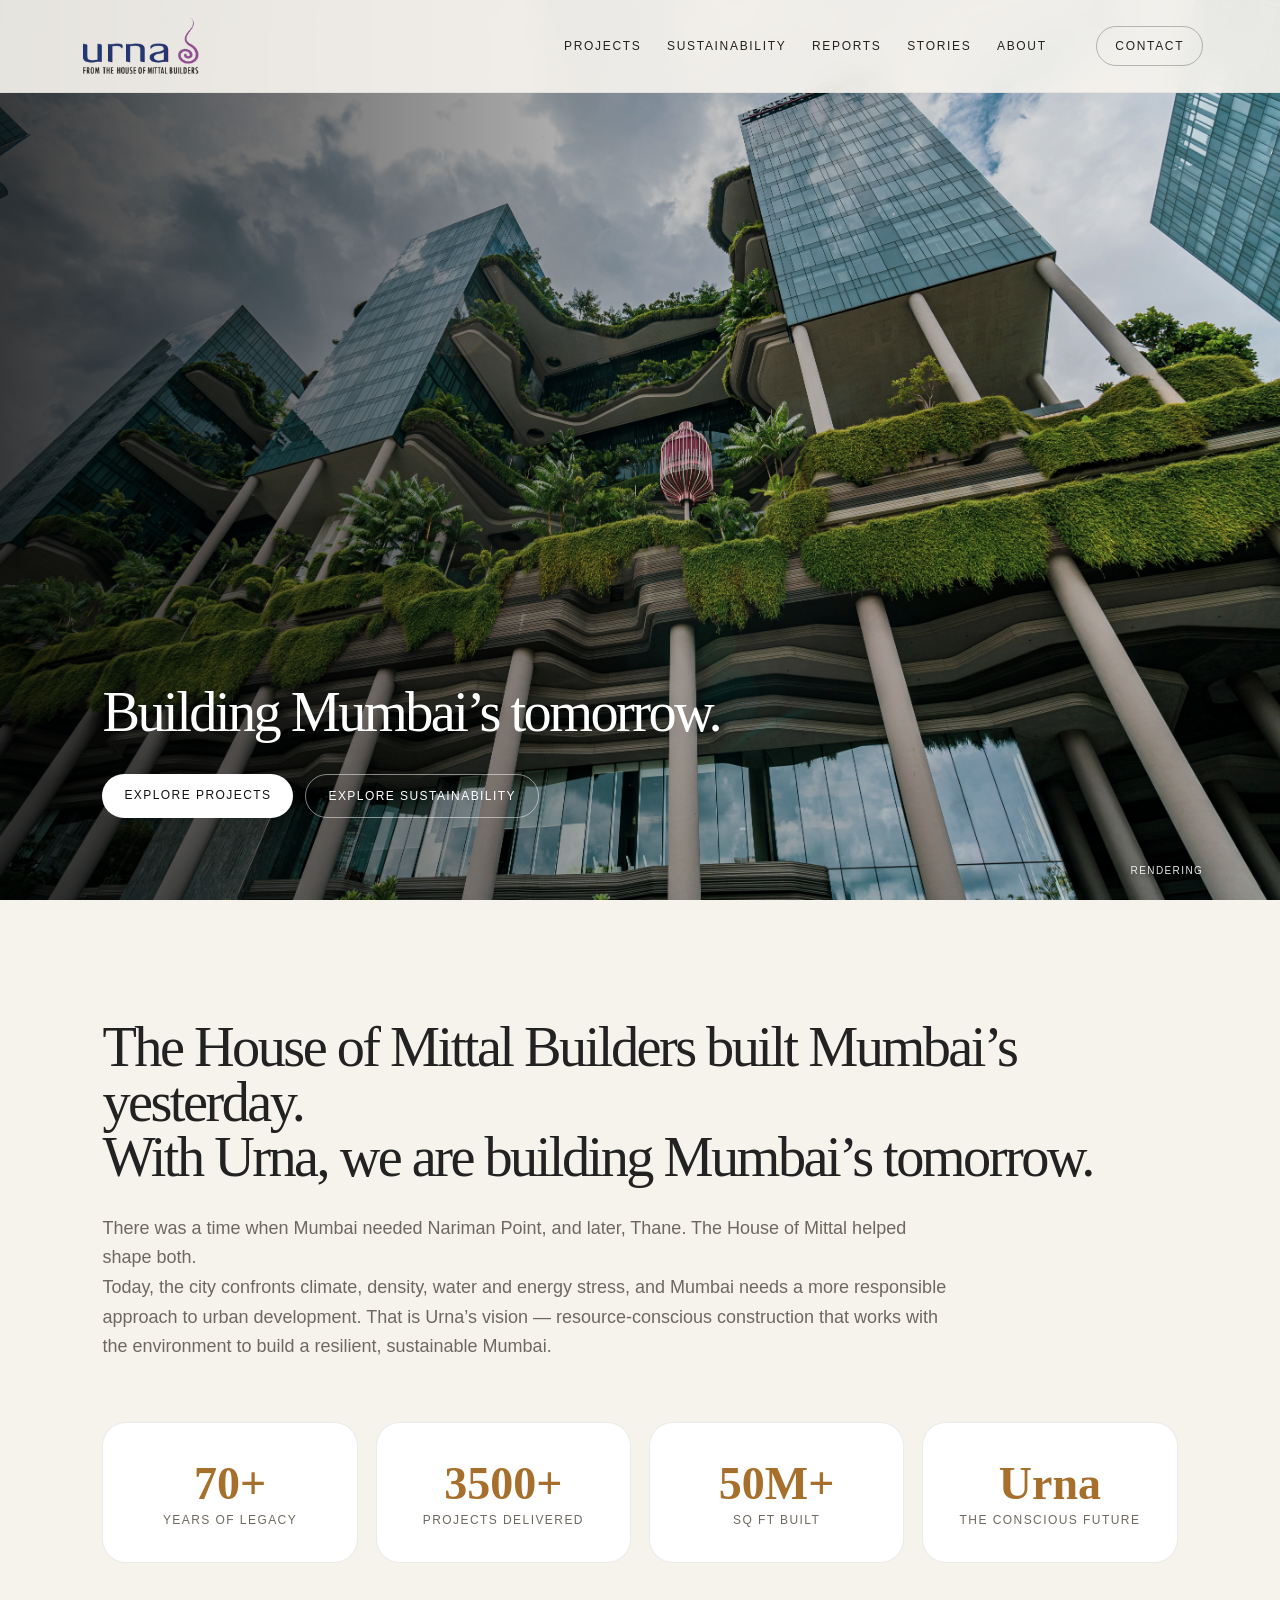
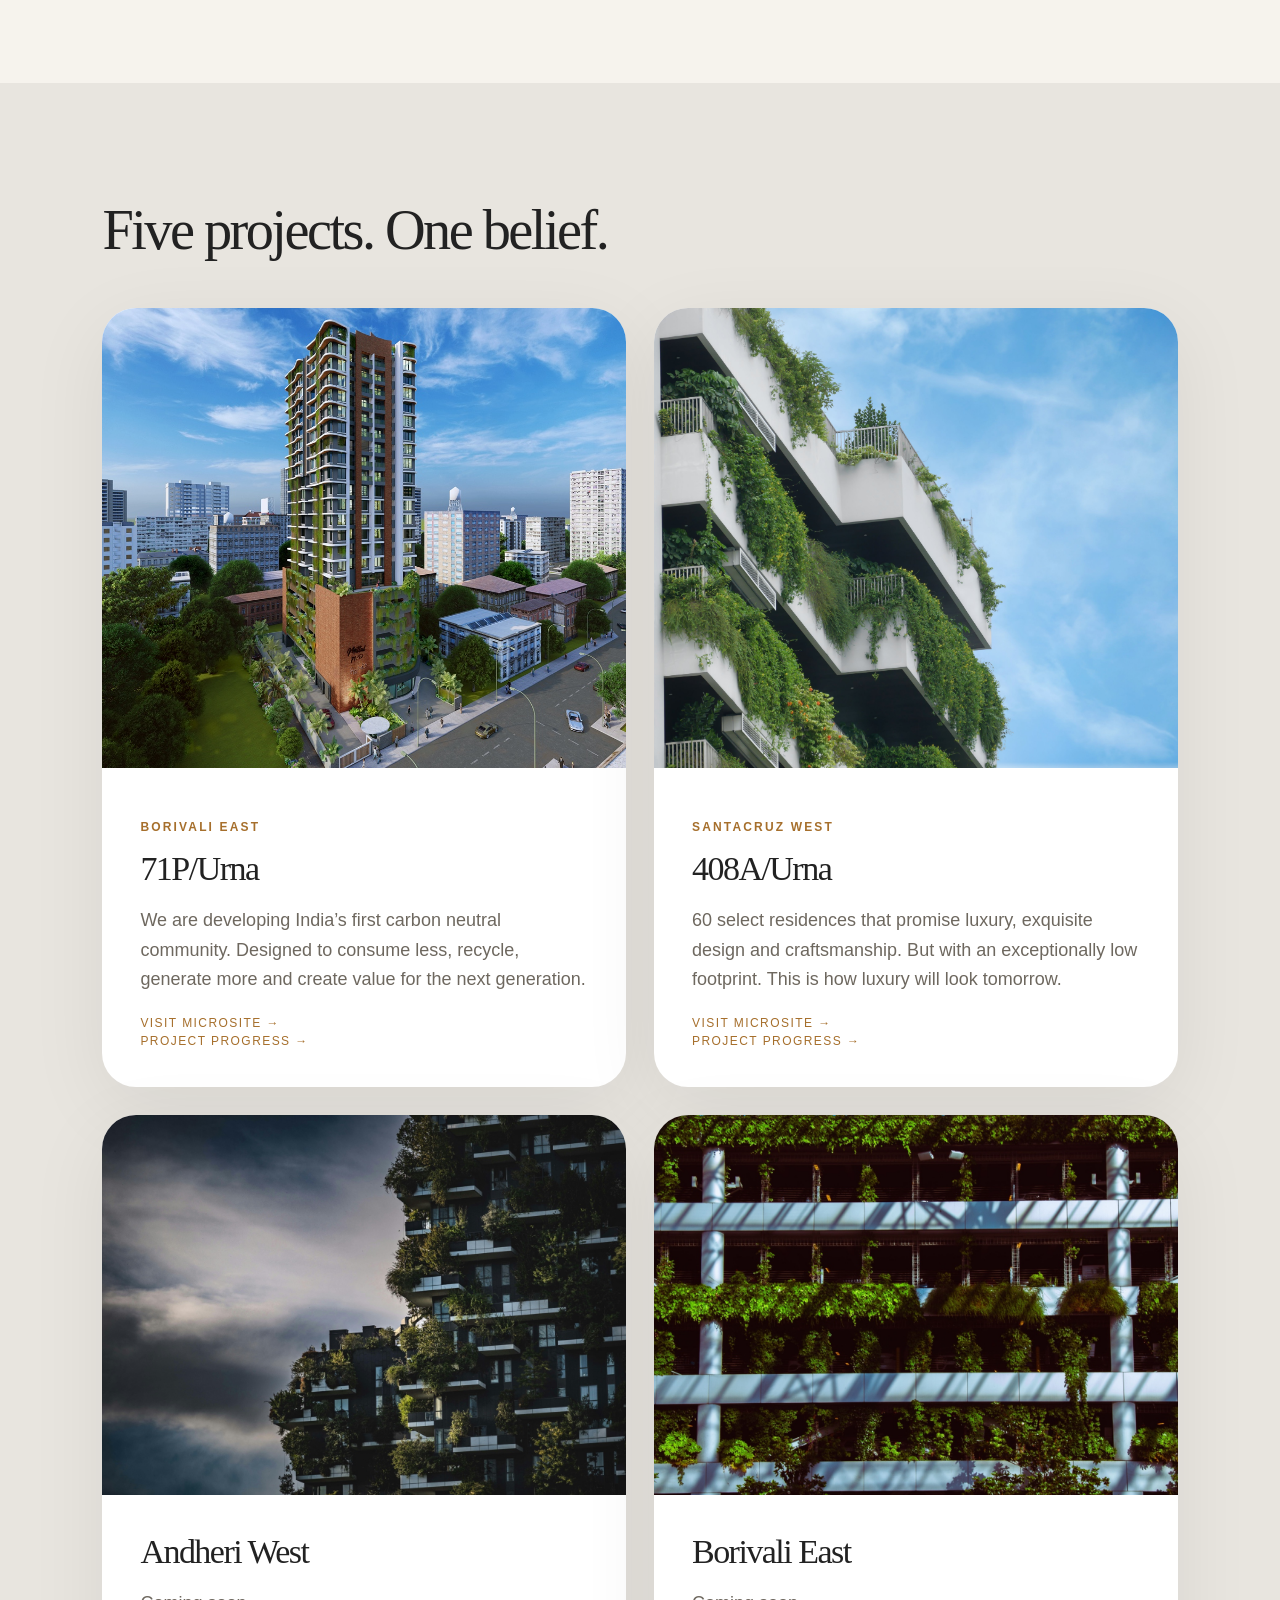
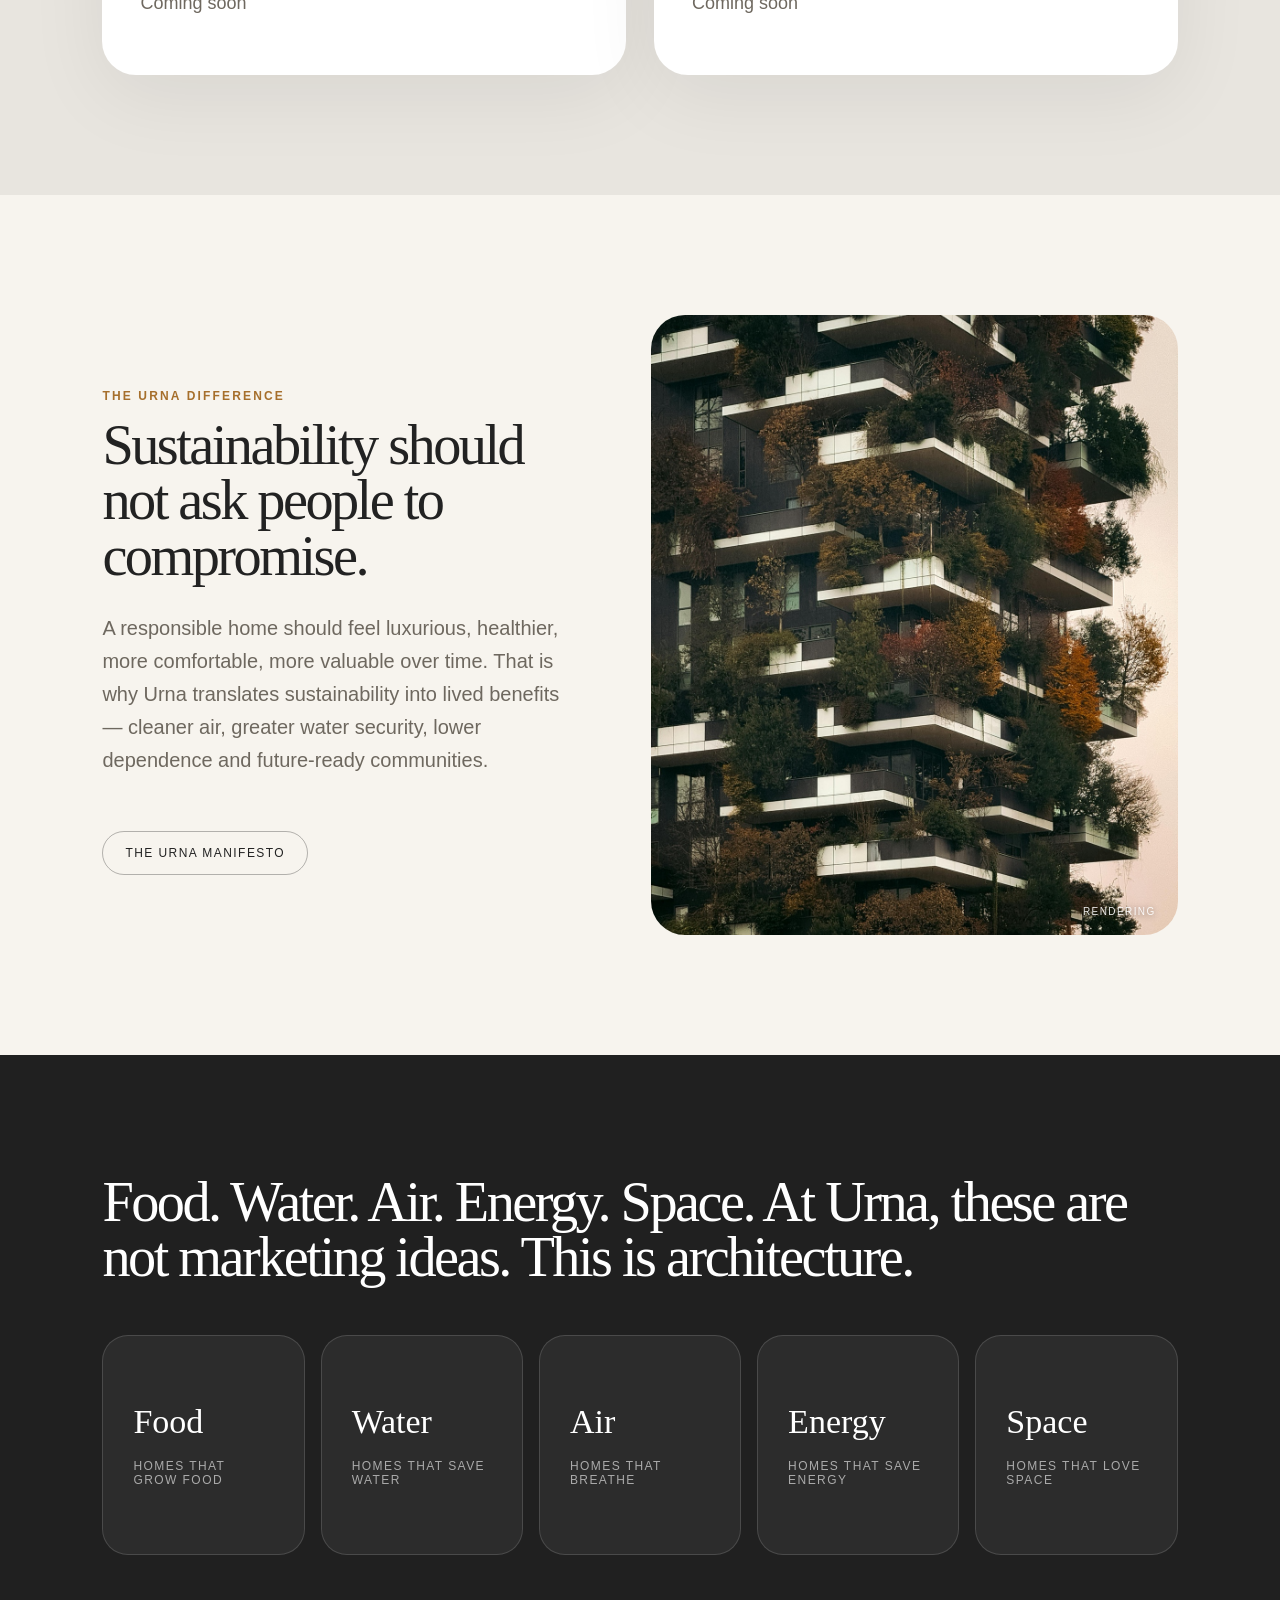
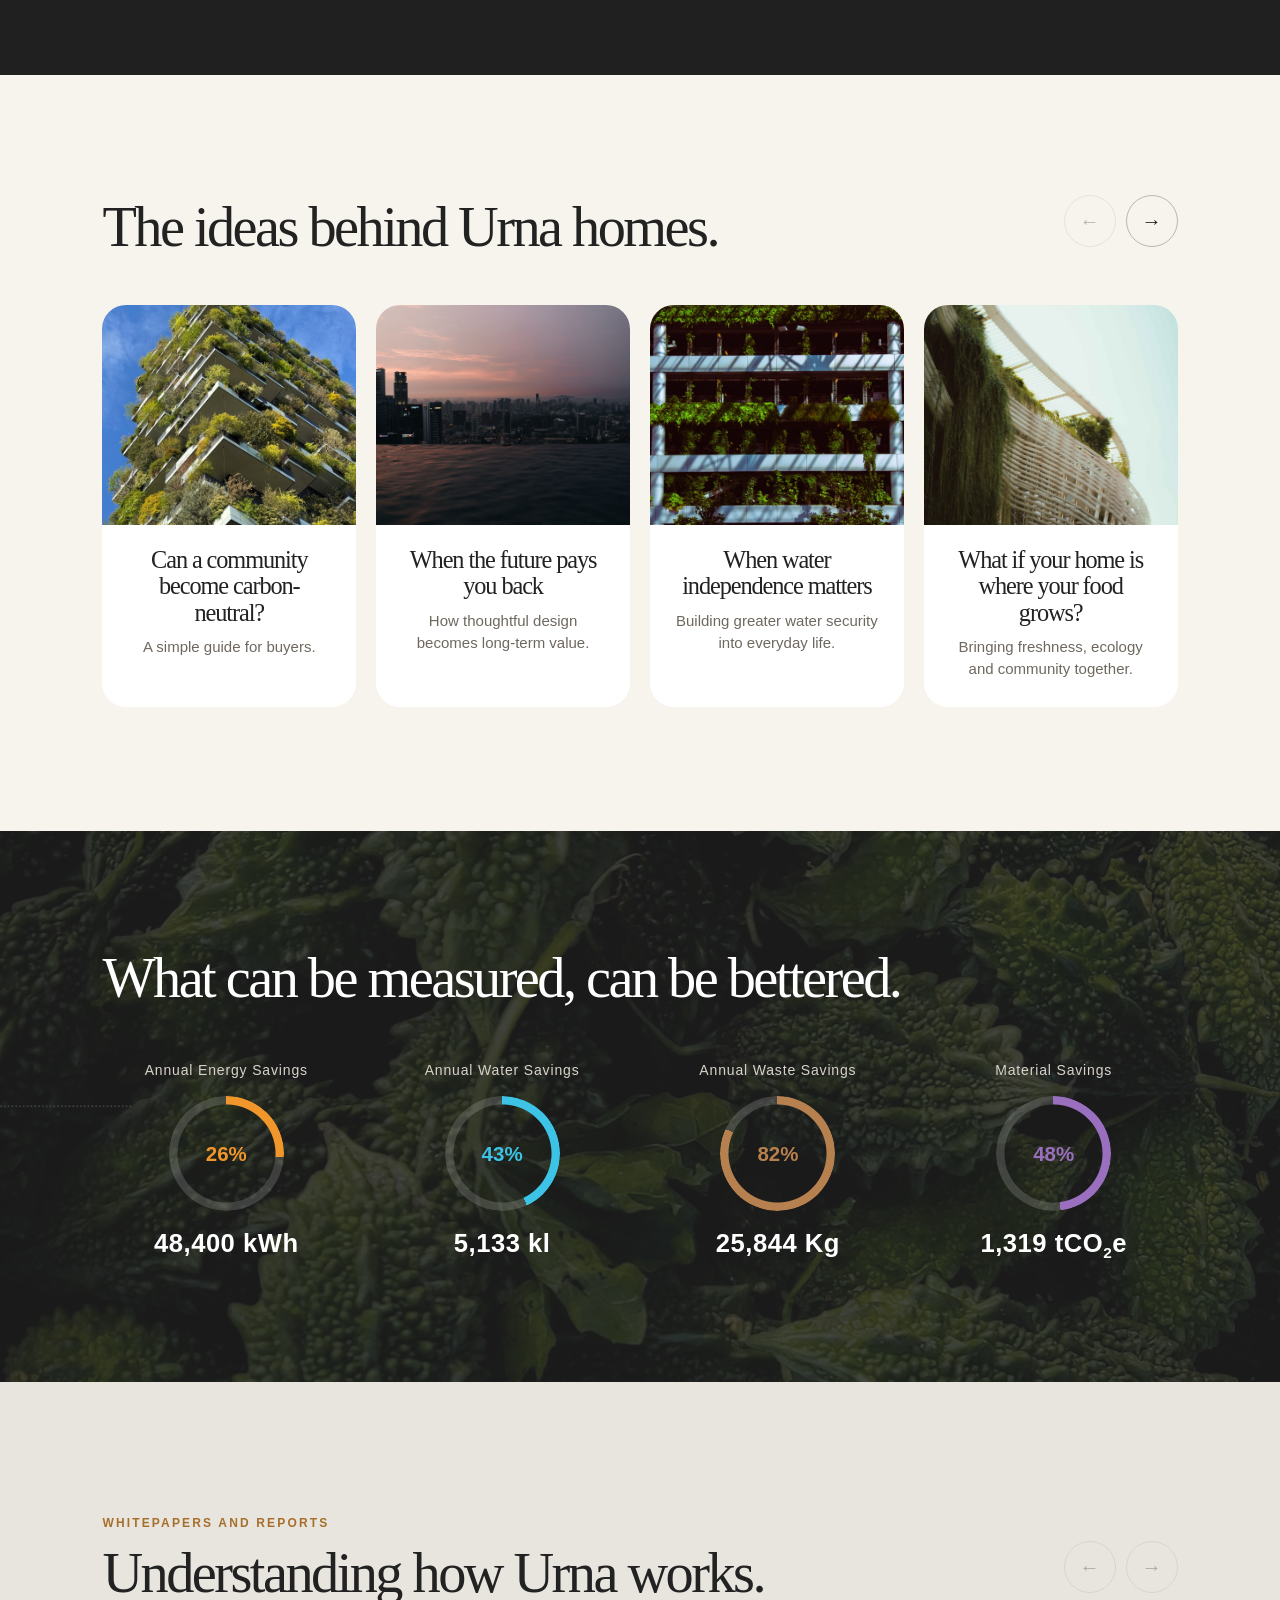
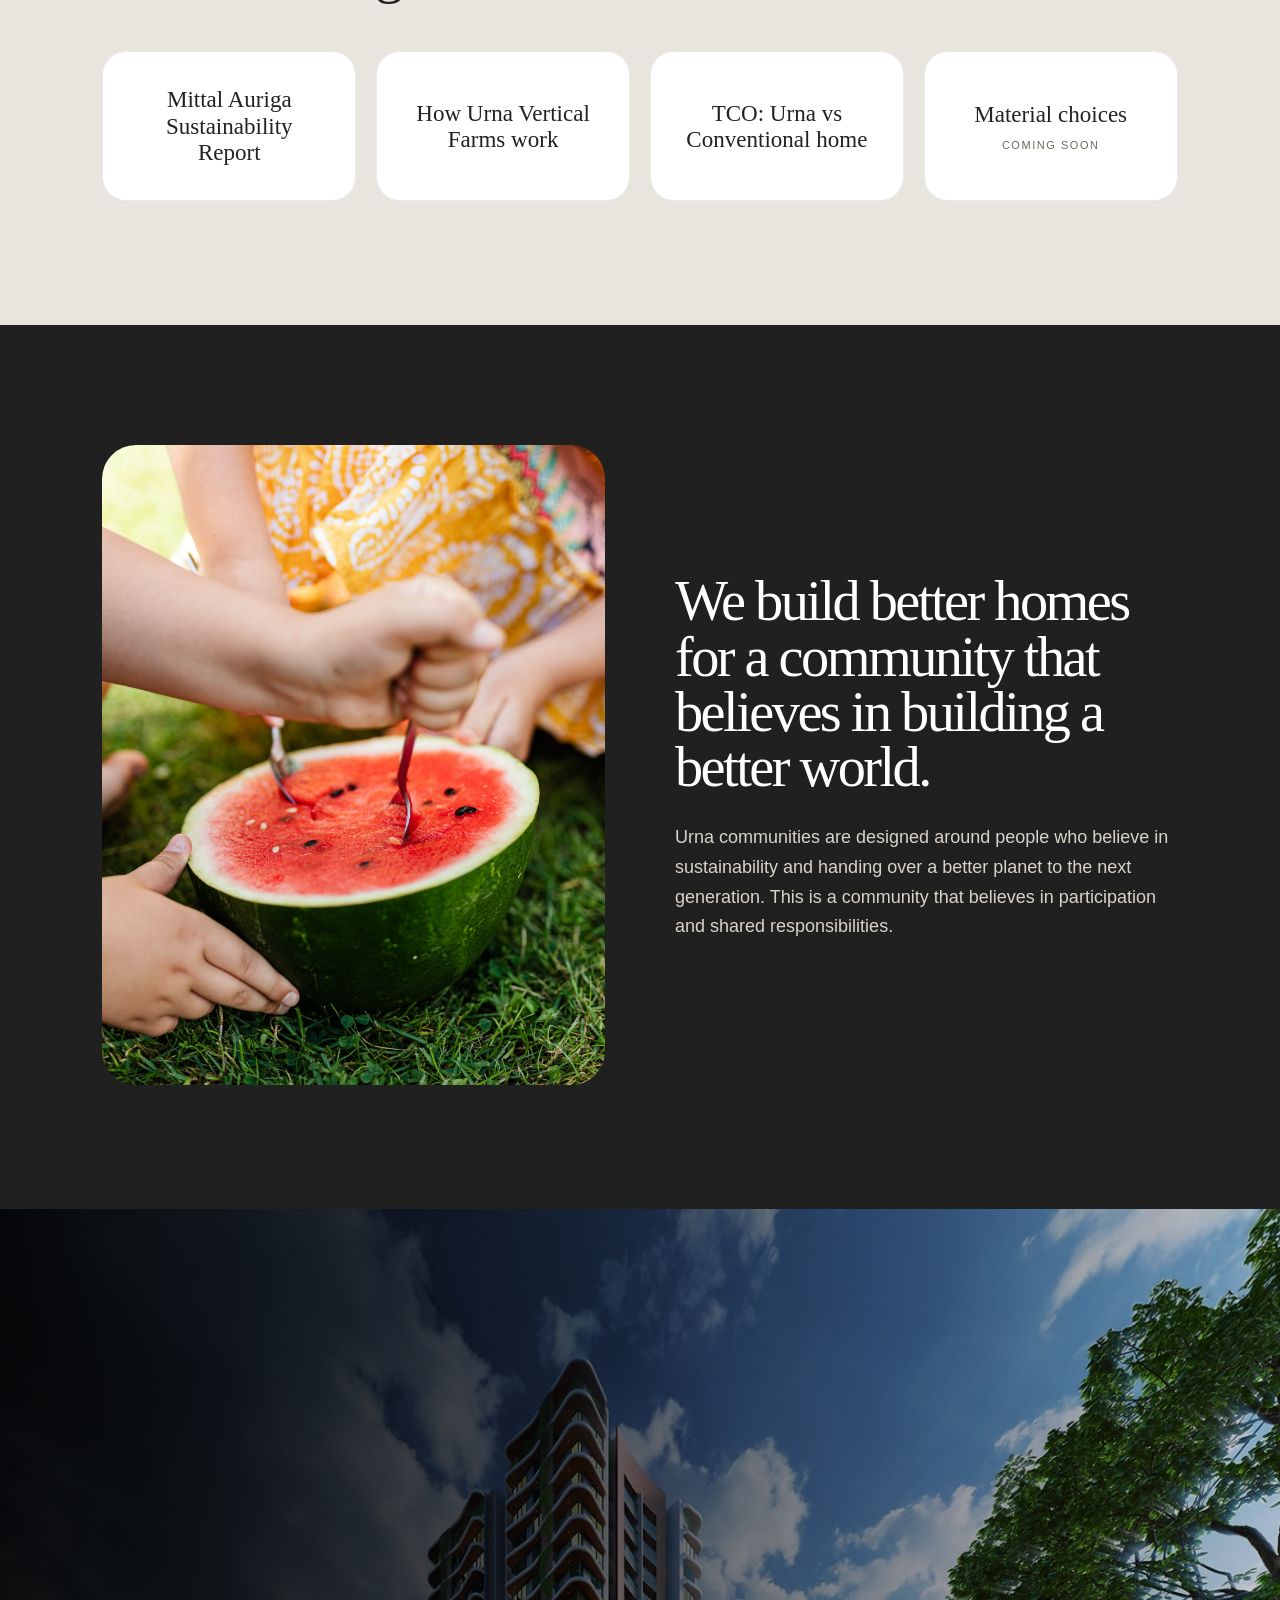
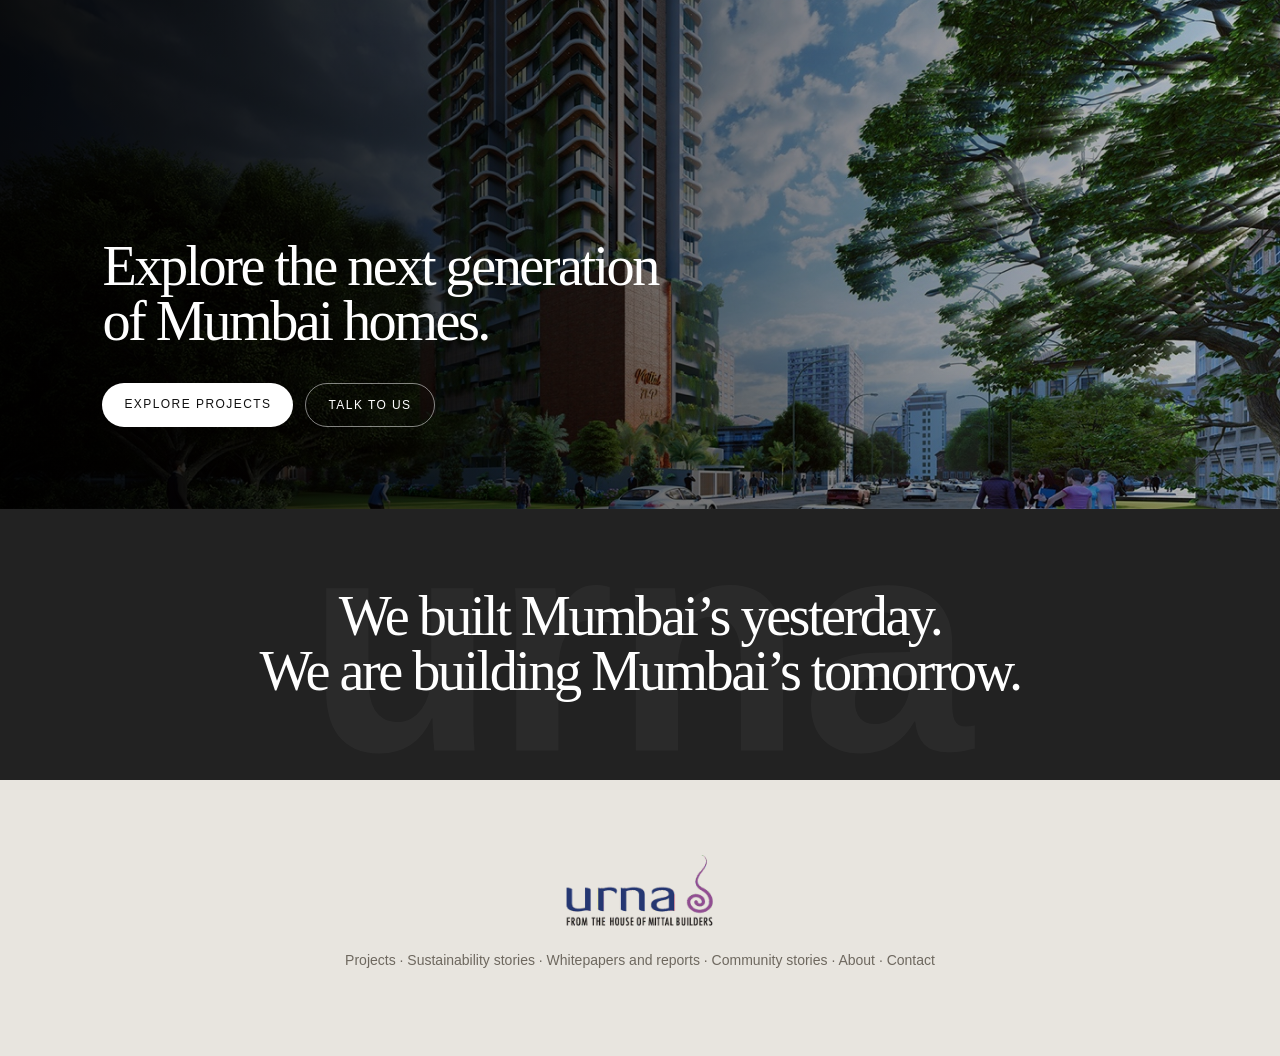
<file: index.html>
<!doctype html>
<html lang="en">
<head>
<meta charset="utf-8">
<meta name="viewport" content="width=device-width,initial-scale=1">
<title>Urna — Building Mumbai’s tomorrow</title>
<link rel="stylesheet" href="styles.css">
</head>
<body>
<header class="nav">
  <a class="logo" href="#top"><img src="assets/urna-logo-new.png" alt="Urna — from the House of Mittal Builders"></a>
  <nav id="site-menu">
    <a href="#projects">Projects</a>
    <a href="#sustainability">Sustainability</a>
    <a href="#reports">Reports</a>
    <a href="#stories">Stories</a>
    <a href="#about">About</a>
  </nav>
  <a class="pill" href="#contact">Contact</a>
</header>

<main id="top">
<section class="hero">
  <img src="assets/building-mumbai-tomorrow.jpg" alt="Green high-rise architecture">
  <div class="hero-copy">
    <h1 class="one-line">Building Mumbai’s tomorrow.</h1>
    <div class="cta-row">
      <a class="button primary" href="#projects">Explore projects</a>
      <a class="button ghost" href="#sustainability">Explore sustainability</a>
    </div>
  </div>
  <span class="render-tag">Rendering</span>
</section>

<section id="about" class="chapter legacy">
  <h2>The House of Mittal Builders built Mumbai’s yesterday.<br>With Urna, we are building Mumbai’s tomorrow.</h2>
  <p>There was a time when Mumbai needed Nariman Point, and later, Thane. The House of Mittal helped shape both.<br>Today, the city confronts climate, density, water and energy stress, and Mumbai needs a more responsible approach to urban development. That is Urna’s vision — resource-conscious construction that works with the environment to build a resilient, sustainable Mumbai.</p>
  <div class="legacy-strip">
    <div><b>70+</b><span>years of legacy</span></div>
    <div><b>3500+</b><span>projects delivered</span></div>
    <div><b>50M+</b><span>sq ft built</span></div>
    <div><b>Urna</b><span>the conscious future</span></div>
  </div>
</section>

<section id="projects" class="chapter projects">
  <h2>Five projects. One belief.</h2>
  <div class="project-grid">
    <article class="project-card">
      <img src="assets/71p-front.jpeg" alt="71P/Urna">
      <div>
        <p class="eyebrow">Borivali East</p>
        <h3>71P/Urna</h3>
        <p>We are developing India’s first carbon neutral community. Designed to consume less, recycle, generate more and create value for the next generation.</p>
        <a href="71P/index.html" class="text-link">Visit Microsite →</a><br>
        <a href="#" class="text-link">Project progress →</a>
      </div>
    </article>
    <article class="project-card">
      <img src="assets/408a-hero.jpg" alt="408A/Urna">
      <div>
        <p class="eyebrow">Santacruz West</p>
        <h3>408A/Urna</h3>
        <p>60 select residences that promise luxury, exquisite design and craftsmanship. But with an exceptionally low footprint. This is how luxury will look tomorrow.</p>
        <a href="408A/index.html" class="text-link">Visit Microsite →</a><br>
        <a href="#" class="text-link">Project progress →</a>
      </div>
    </article>
    <article class="project-card coming">
      <img src="assets/bio-3.jpeg" alt="Biophilic architecture">
      <div>
        <h3>Andheri West</h3>
        <p>Coming soon</p>
      </div>
    </article>
    <article class="project-card coming">
      <img src="assets/bio-4.jpeg" alt="Biophilic architecture">
      <div>
        <h3>Borivali East</h3>
        <p>Coming soon</p>
      </div>
    </article>
  </div>
</section>

<section id="sustainability" class="chapter philosophy difference original-difference">
  <div class="split">
    <div>
      <p class="eyebrow">The Urna difference</p>
      <h2>Sustainability should not ask people to compromise.</h2>
      <p>A responsible home should feel luxurious, healthier, more comfortable, more valuable over time. That is why Urna translates sustainability into lived benefits — cleaner air, greater water security, lower dependence and future-ready communities.</p>
      <a class="button manifesto-btn" href="manifesto.html">The Urna Manifesto</a>
    </div>
    <figure class="render-figure">
      <img src="assets/bio-1.jpeg" alt="Biophilic architecture">
      <span class="render-tag">Rendering</span>
    </figure>
  </div>
</section>

<section class="chapter sustainability">
  <h2>Food. Water. Air. Energy. Space. At Urna, these are not marketing ideas. This is architecture.</h2>
  <div class="systems">
    <button data-poster="assets/posters/prithvi-landscape.jpg" data-poster-portrait="assets/posters/prithvi-portrait.webp">Food<span>Homes that grow food</span></button>
    <button data-poster="assets/posters/jala-landscape.jpg" data-poster-portrait="assets/posters/jala-portrait.webp">Water<span>Homes that save water</span></button>
    <button data-poster="assets/posters/vayu-landscape.jpg" data-poster-portrait="assets/posters/vayu-portrait.webp">Air<span>Homes that breathe</span></button>
    <button data-poster="assets/posters/agni-landscape.jpg" data-poster-portrait="assets/posters/agni-portrait.webp">Energy<span>Homes that save energy</span></button>
    <button data-poster="assets/posters/akasha-landscape.jpg" data-poster-portrait="assets/posters/akasha-portrait.webp">Space<span>Homes that love space</span></button>
  </div>
</section>

<section id="stories" class="chapter stories">
  <div class="rail-head">
    <h2>The ideas behind Urna homes.</h2>
    <div class="rail-arrows" data-rail="story-rail">
      <button type="button" class="rail-btn prev" aria-label="Previous stories">←</button>
      <button type="button" class="rail-btn next" aria-label="More stories">→</button>
    </div>
  </div>
  <div class="story-grid rail" id="story-rail">
    <a class="story-card" href="stories/carbon-neutral-community.html"><img src="assets/bio-2.jpeg" alt=""><h3>Can a community become carbon-neutral?</h3><p>A simple guide for buyers.</p></a>
    <a class="story-card" href="stories/future-pays-you-back.html"><img src="assets/pool.jpg" alt=""><h3>When the future pays you back</h3><p>How thoughtful design becomes long-term value.</p></a>
    <a class="story-card" href="stories/water-independence.html"><img src="assets/bio-4.jpeg" alt=""><h3>When water independence matters</h3><p>Building greater water security into everyday life.</p></a>
    <a class="story-card" href="stories/grow-food-at-home.html"><img src="assets/bio-5.jpeg" alt=""><h3>What if your home is where your food grows?</h3><p>Bringing freshness, ecology and community together.</p></a>
    <a class="story-card" href="stories/never-wait-for-a-tanker.html"><img src="assets/mumbai.jpg" alt=""><h3>You should never have to wait for a tanker</h3><p>What Mumbai’s water scarcity asks of a home.</p></a>
    <a class="story-card" href="stories/where-does-your-home-end.html"><img src="assets/materials-image.jpeg" alt=""><h3>Ever wondered where your home ends?</h3><p>Responsible folks, responsible homes.</p></a>
    <a class="story-card" href="stories/elements-and-daily-life.html"><img src="assets/vayu.jpg" alt=""><h3>How the elements shape our daily life</h3><p>Air, light and space, designed in.</p></a>
  </div>
</section>

<section class="chapter dashboard">
  <h2 class="one-line">What can be measured, can be bettered.</h2>
  <div class="gauges">
    <div class="gauge" style="--pct:26;--c:#f0962b"><span class="gauge-label">Annual Energy Savings</span><div class="ring"><b>26%</b></div><strong>48,400 kWh</strong></div>
    <div class="gauge" style="--pct:43;--c:#3cc3e6"><span class="gauge-label">Annual Water Savings</span><div class="ring"><b>43%</b></div><strong>5,133 kl</strong></div>
    <div class="gauge" style="--pct:82;--c:#b7814f"><span class="gauge-label">Annual Waste Savings</span><div class="ring"><b>82%</b></div><strong>25,844 Kg</strong></div>
    <div class="gauge" style="--pct:48;--c:#9b6fc0"><span class="gauge-label">Material Savings</span><div class="ring"><b>48%</b></div><strong>1,319 tCO<sub>2</sub>e</strong></div>
  </div>
</section>

<section id="reports" class="chapter reports">
  <div class="rail-head">
    <div>
      <p class="eyebrow">Whitepapers and reports</p>
      <h2>Understanding how Urna works.</h2>
    </div>
    <div class="rail-arrows" data-rail="report-rail">
      <button type="button" class="rail-btn prev" aria-label="Previous reports">←</button>
      <button type="button" class="rail-btn next" aria-label="More reports">→</button>
    </div>
  </div>
  <div class="report-grid rail" id="report-rail">
    <a href="assets/reports/mittal-auriga-sustainability-report.pdf" target="_blank" rel="noopener">Mittal Auriga Sustainability Report</a>
    <a href="assets/reports/vertical-farms.jpg" data-poster="assets/reports/vertical-farms.jpg">How Urna Vertical Farms work</a>
    <a href="assets/reports/tco-landscape.jpg" data-poster="assets/reports/tco-landscape.jpg" data-poster-portrait="assets/reports/tco-portrait.jpg">TCO: Urna vs Conventional home</a>
    <a href="#" class="soon">Material choices</a>
  </div>
</section>

<section class="chapter community">
  <div class="community-image"><img src="assets/community-stories.jpg" alt="Children sharing watermelon outdoors"></div>
  <div class="community-copy">
    <h2>We build better homes for a community that believes in building a better world.</h2>
    <p>Urna communities are designed around people who believe in sustainability and handing over a better planet to the next generation. This is a community that believes in participation and shared responsibilities.</p>
  </div>
</section>

<section id="contact" class="hero final">
  <img src="assets/71p-hero.jpeg" alt="">
  <div class="veil"></div>
  <div class="final-copy">
    <h2>Explore the next generation<br>of Mumbai homes.</h2>
    <div class="cta-row">
      <a class="button primary" href="#projects">Explore projects</a>
      <a class="button ghost" href="mailto:connect@urna.example">Talk to us</a>
    </div>
  </div>
</section>

<section class="signature"><h2>We built Mumbai’s yesterday.<br>We are building Mumbai’s tomorrow.</h2></section>
</main>

<footer>
  <img src="assets/urna-logo-new.png" alt="Urna">
  <p>Projects · Sustainability stories · Whitepapers and reports · Community stories · About · Contact</p>
</footer>

<div class="poster-viewer" id="poster-viewer">
  <button class="poster-close" aria-label="Close">×</button>
  <img id="poster-img" alt="">
</div>

<script src="script.js"></script>
</body>
</html>
</file>
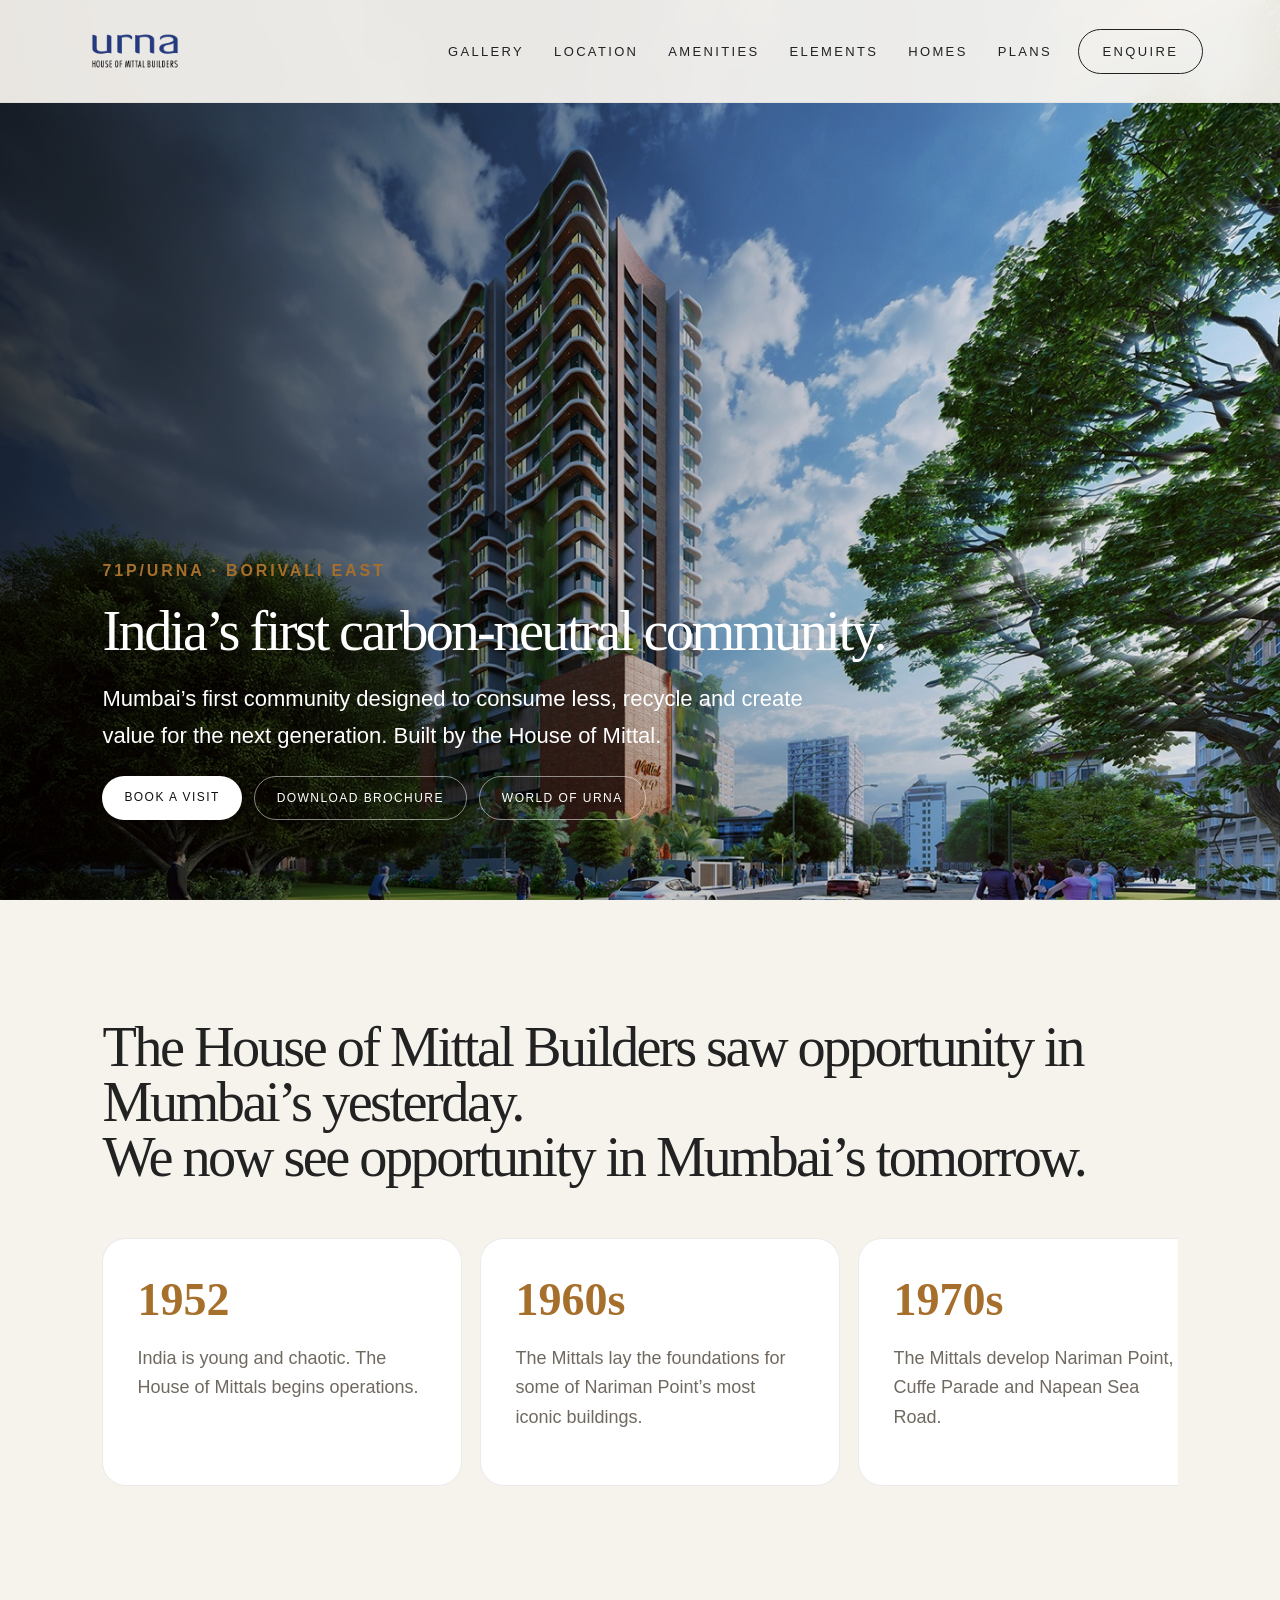
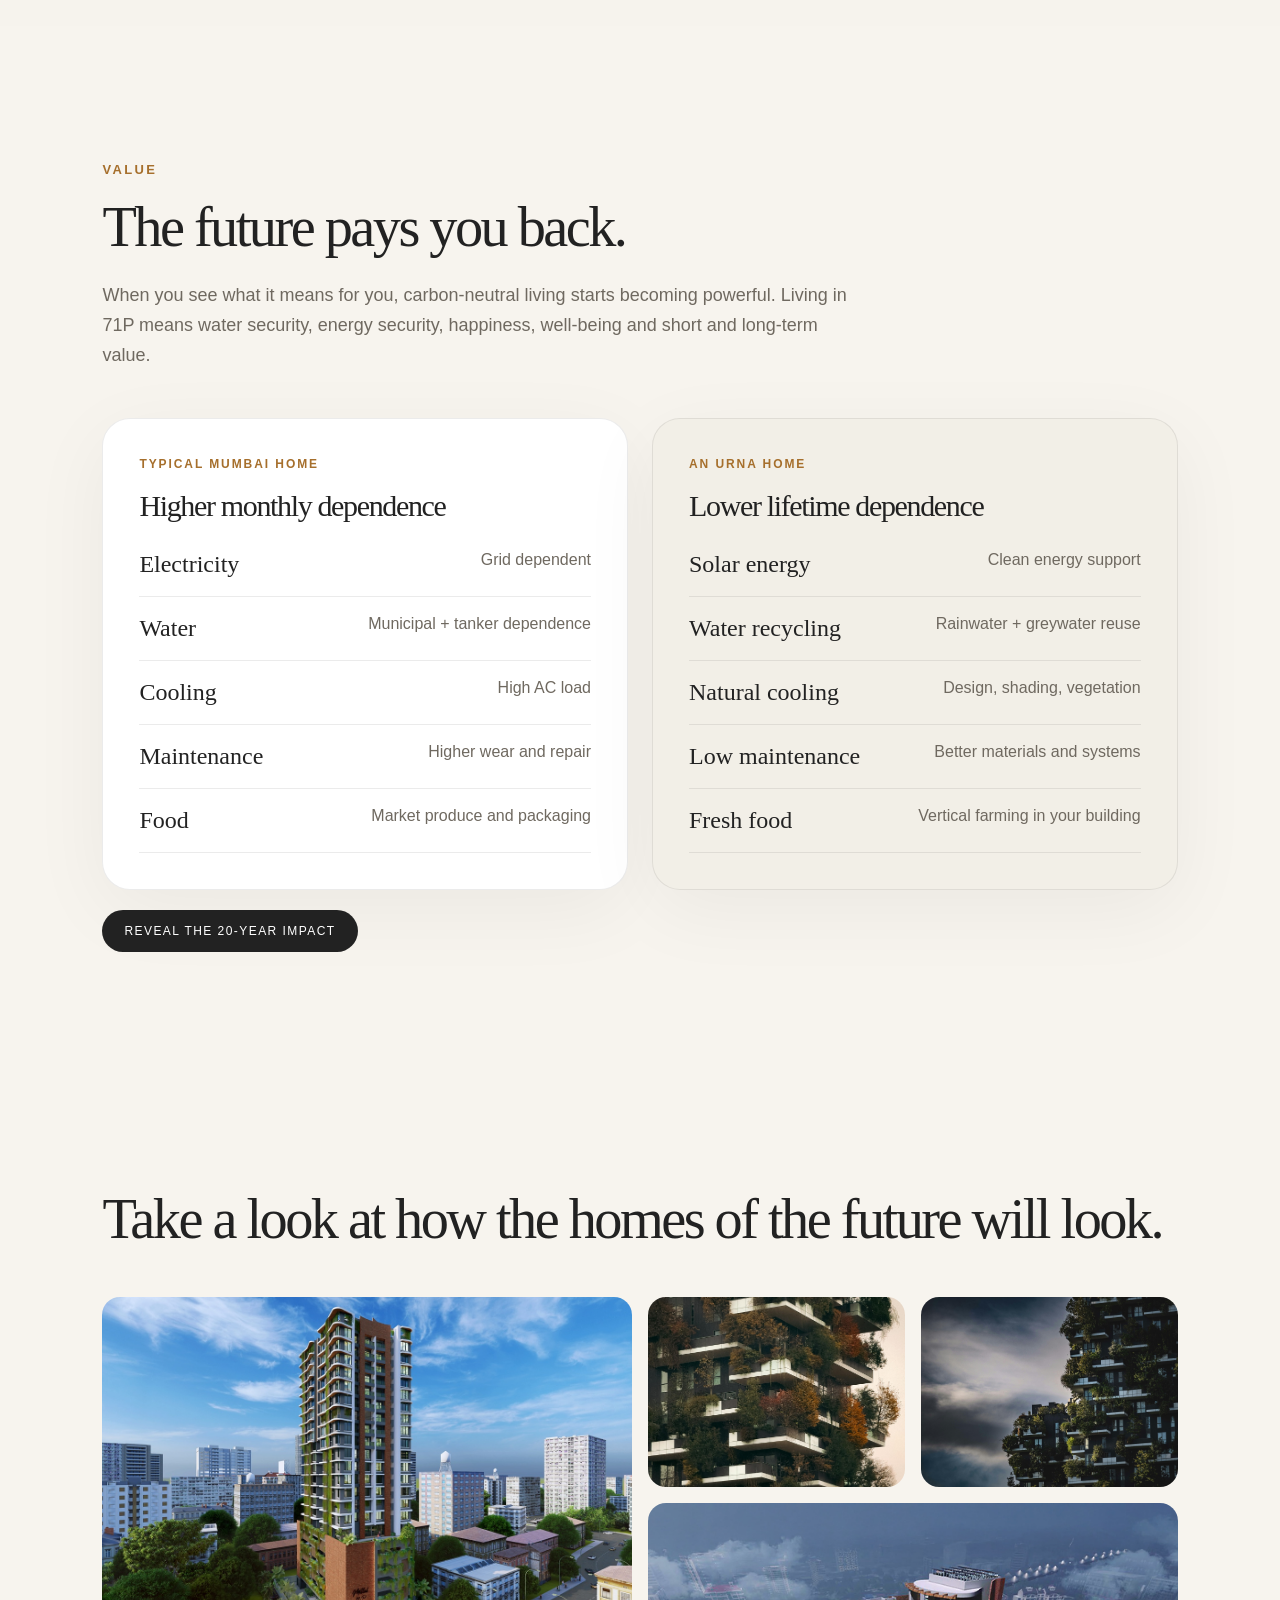
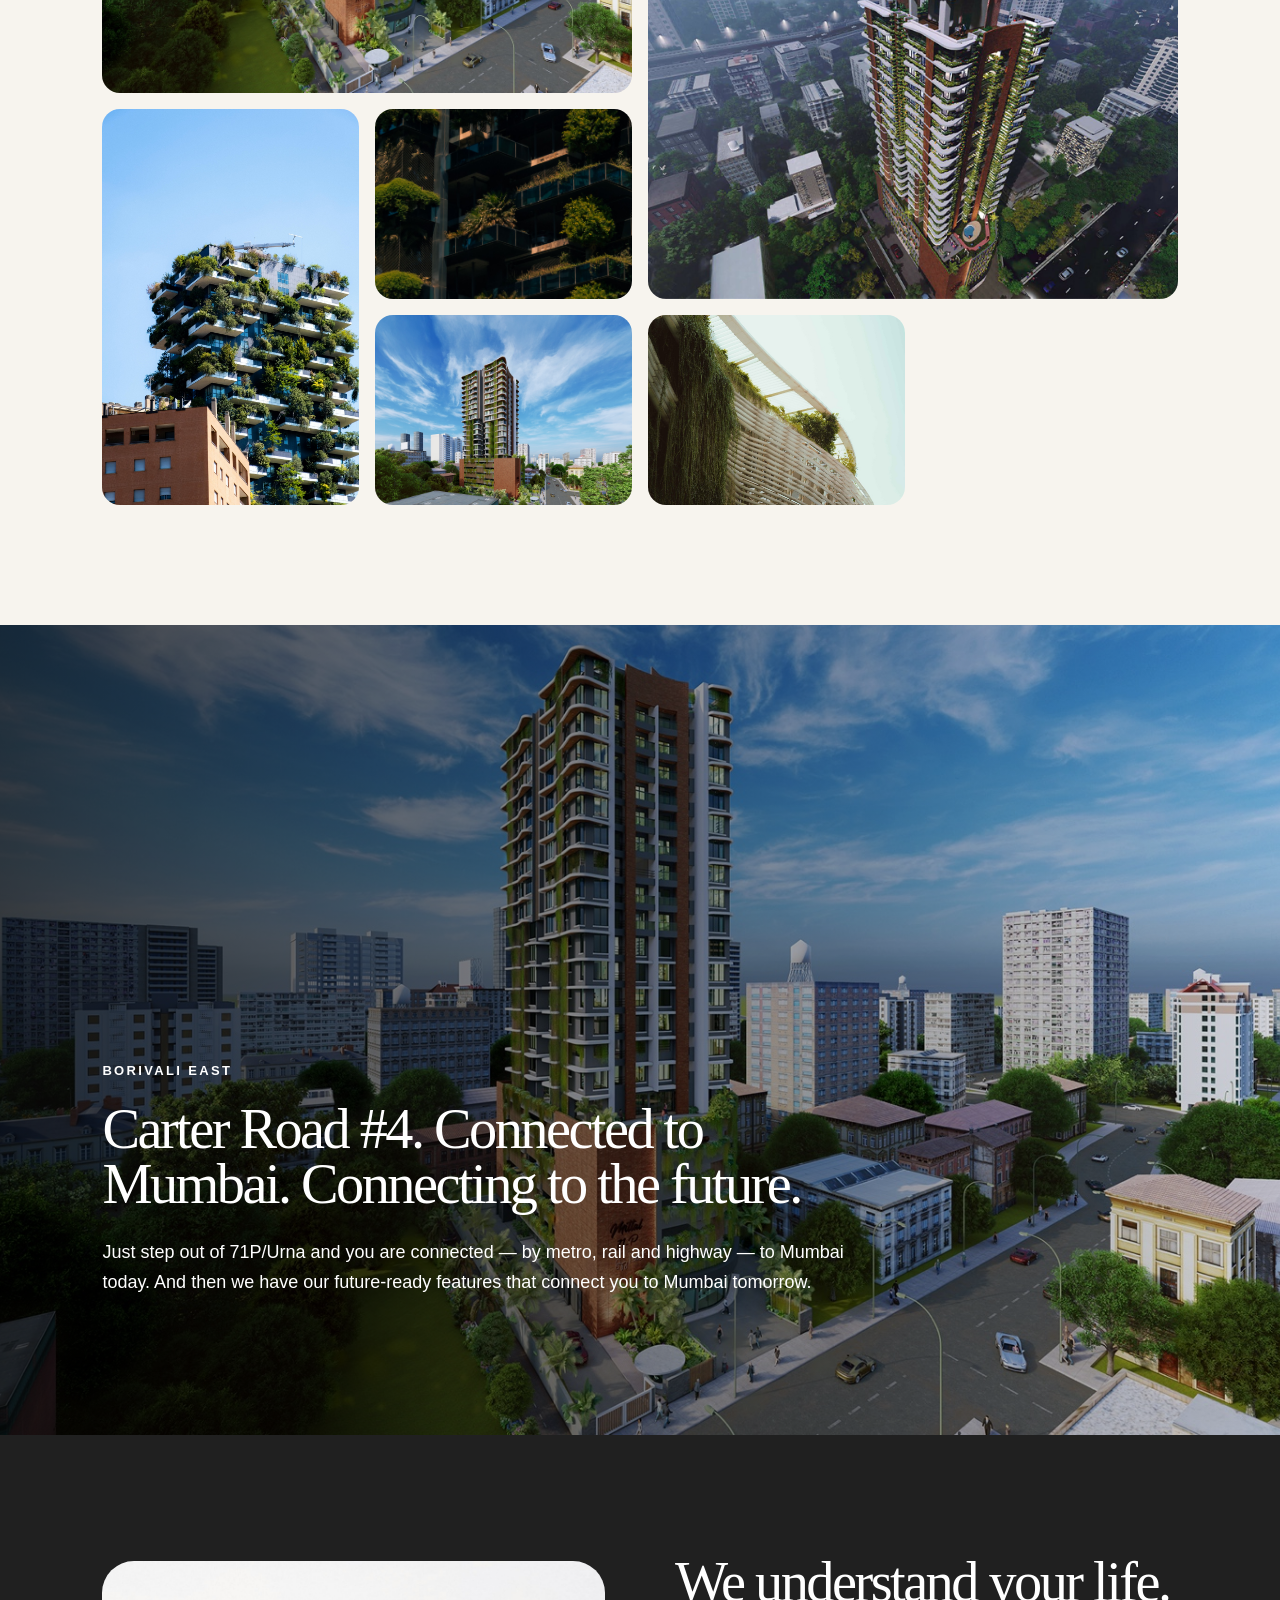
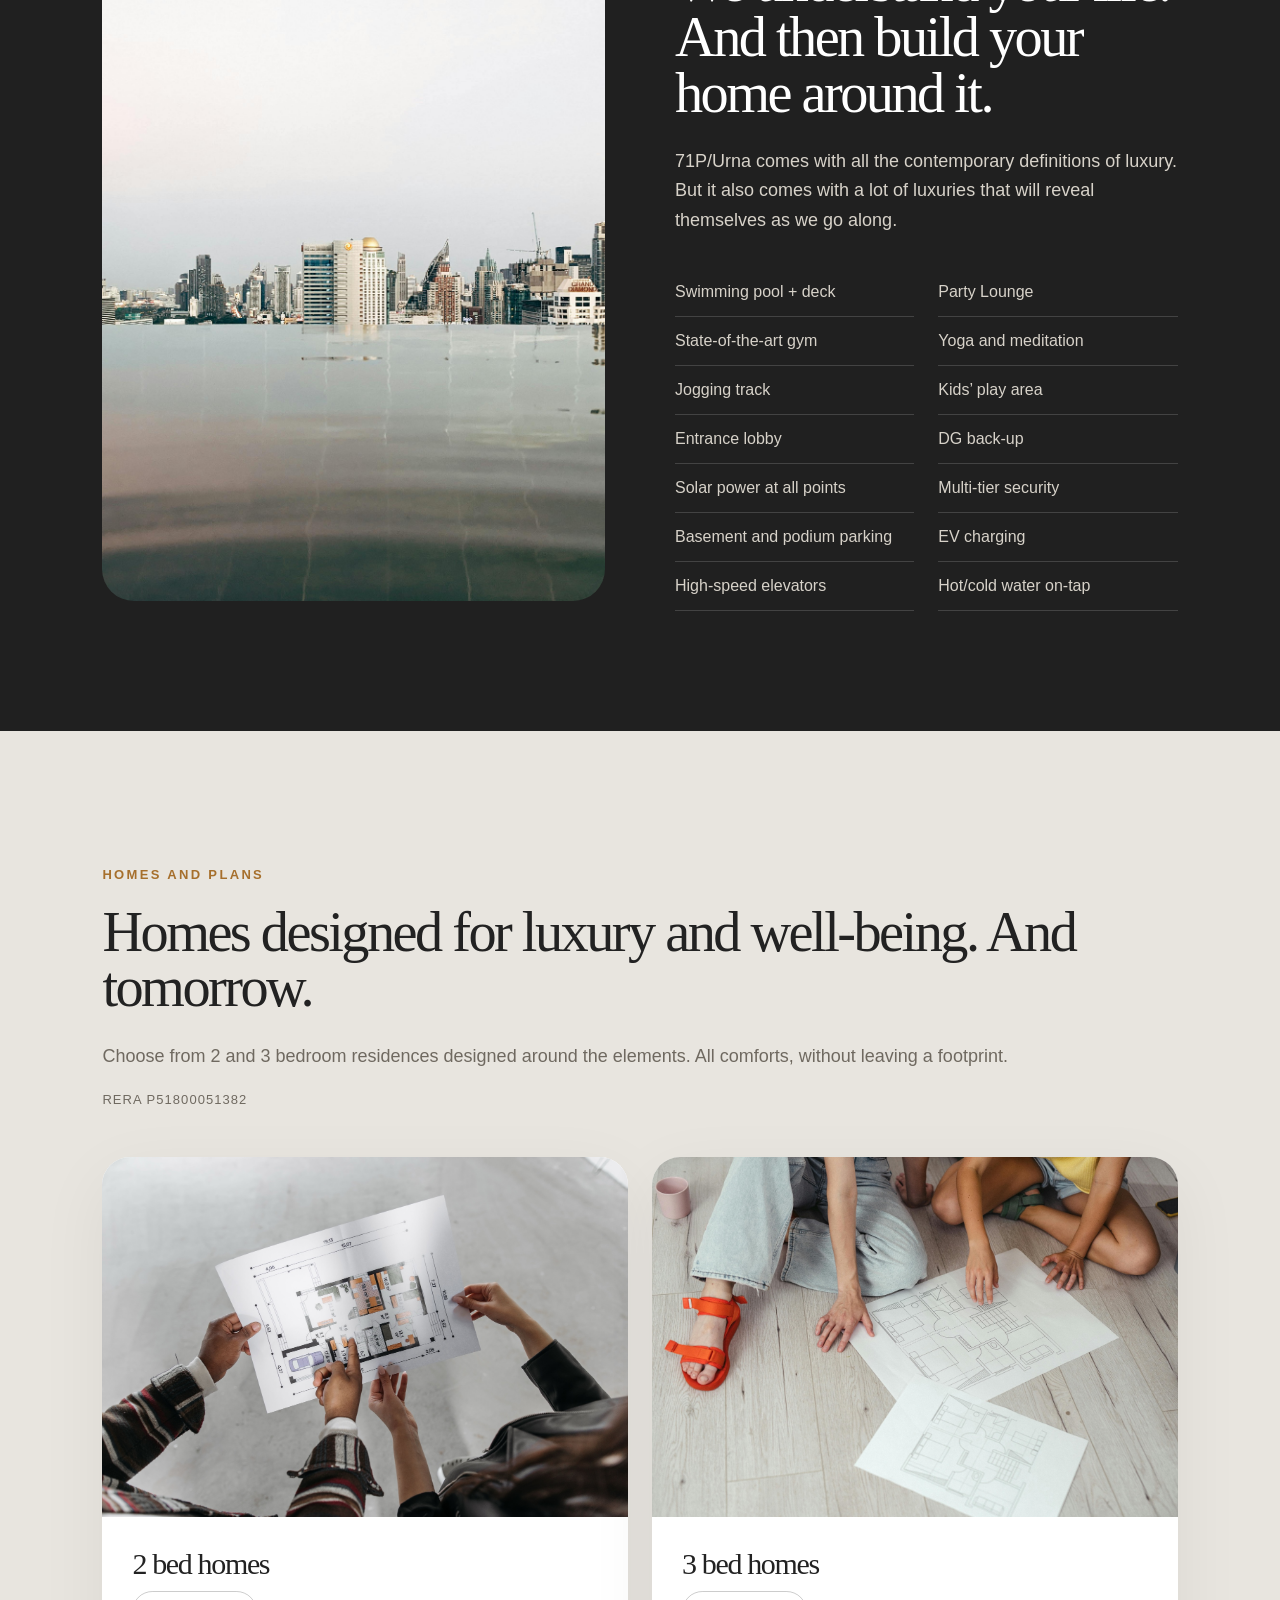
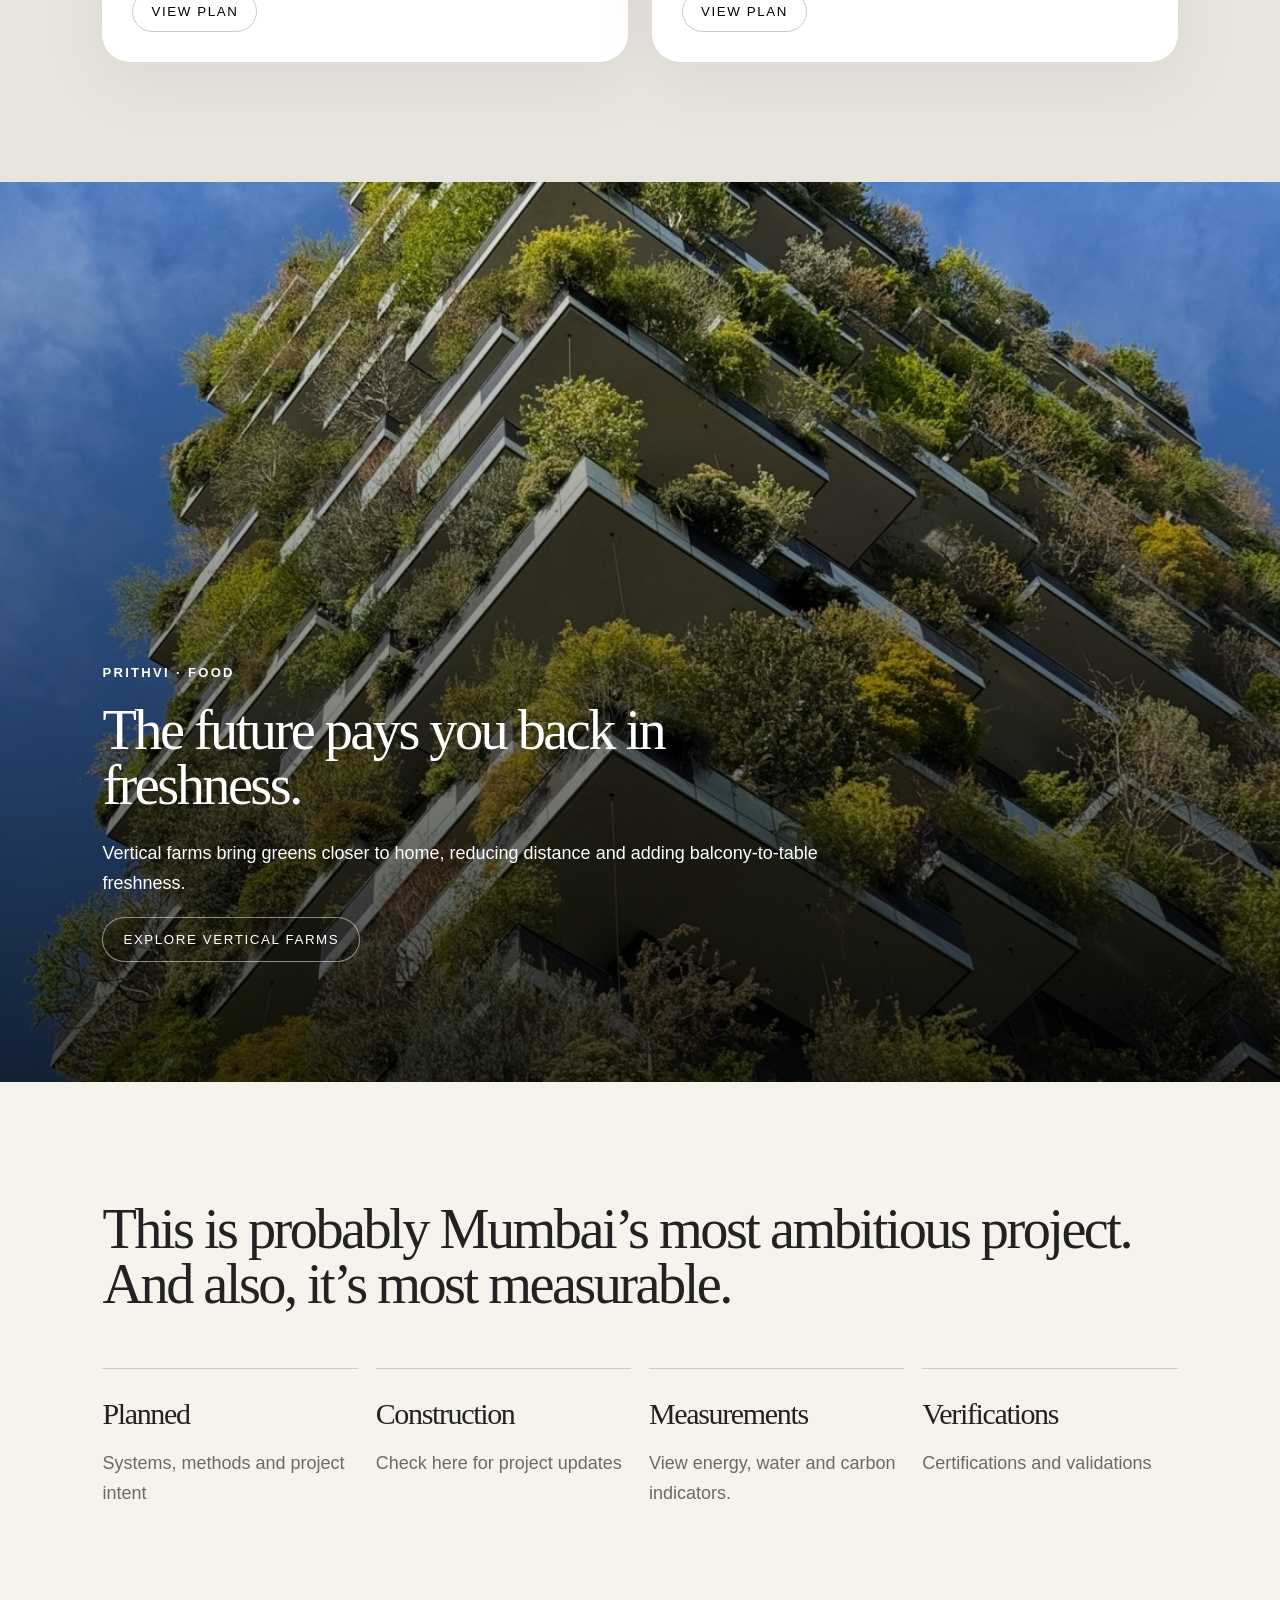
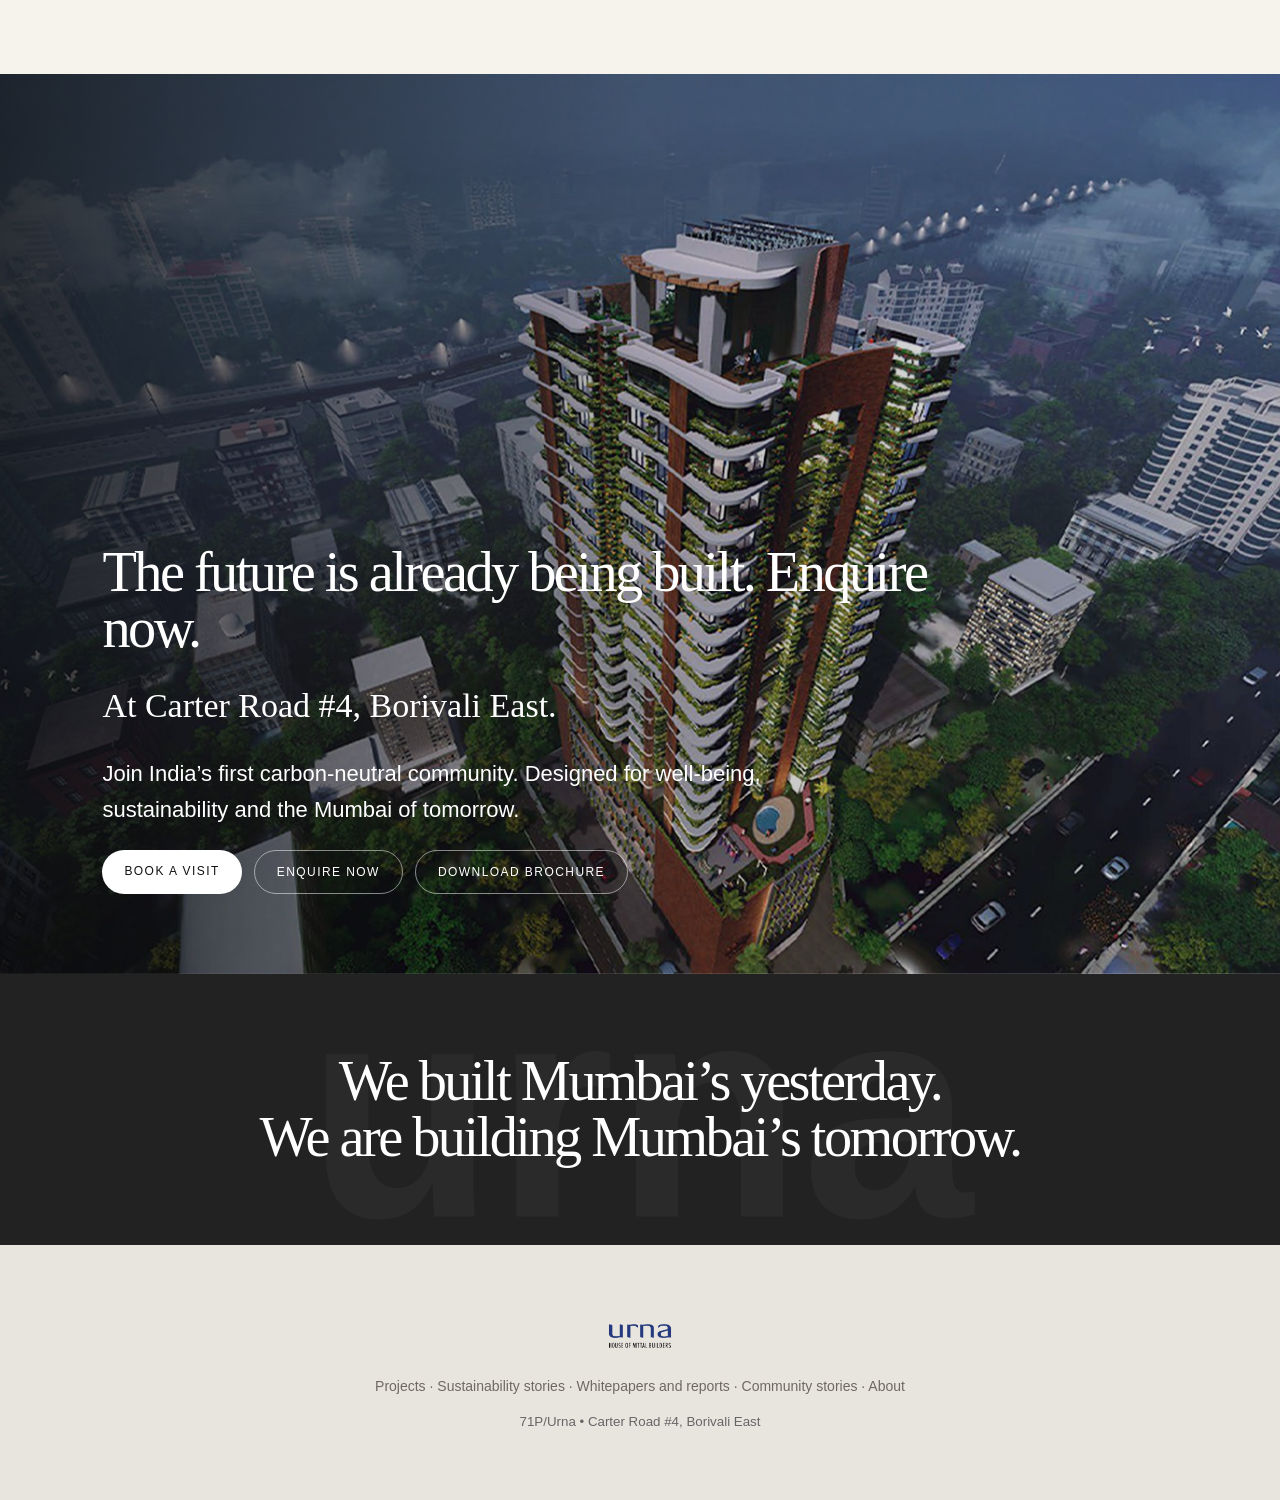
<file: 71P/index.html>
<!DOCTYPE html>
<html lang="en">

<head>
    <meta charset="utf-8" />
    <meta content="width=device-width,initial-scale=1" name="viewport" />
    <title>71P/Urna — The future pays you back</title>
    <link href="styles.css" rel="stylesheet" />
</head>

<body>
    <header class="nav"><a class="logo" href="#top"><img alt="Urna" src="assets/urna-logo.png" /></a>
        <nav><a href="#gallery">Gallery</a><a href="#location">Location</a><a href="#life">Amenities</a><a
                href="#systems">Elements</a><a href="#homes">Homes</a><a href="#plans">Plans</a></nav><a class="pill" href="#enquire">Enquire</a>
    </header>
    <main id="top">
        <section class="hero"><img alt="71P/Urna render" src="assets/71p-hero.jpeg" />
            <div class="veil"></div>
            <div class="hero-copy">
                <p class="eyebrow">71P/Urna · Borivali East</p>
                <h1>India’s first carbon-neutral community.</h1>
                <p class="lead">Mumbai’s first community designed to consume less, recycle and create value for the next
                    generation. Built by the House of Mittal.</p>
                <div class="cta-row"><a class="button primary" href="#enquire">Book a visit</a><a class="button ghost"
                        href="#">Download brochure</a><a class="button ghost"
                        href="../index.html">World of Urna</a></div>
            </div>
        </section>
        <section class="chapter legacy">
            <h2>The House of Mittal Builders saw opportunity in Mumbai’s yesterday.<br />We now see opportunity in
                Mumbai’s tomorrow.</h2>
            <div class="timeline-scroll">
                <article><b>1952</b>
                    <p>India is young and chaotic. The House of Mittals begins operations.</p>
                </article>
                <article><b>1960s</b>
                    <p>The Mittals lay the foundations for some of Nariman Point’s most iconic buildings.</p>
                </article>
                <article><b>1970s</b>
                    <p>The Mittals develop Nariman Point, Cuffe Parade and Napean Sea Road.</p>
                </article>
                <article><b>1980s</b>
                    <p>Some of Mumbai’s first large residential communities and industrial estates are developed.</p>
                </article>
                <article><b>1990s</b>
                    <p>The Mittals redevelop Lower Parel and Mumbai’s mill compounds.</p>
                </article>
                <article><b>2000s</b>
                    <p>Over 3500 properties and 50 million sq ft in Mumbai. Time to imagine Mumbai’s future again.</p>
                </article>
                <article><b>2020s</b>
                    <p>Mumbai is climate, pollution, density and water challenged. What we need is a way forward.</p>
                </article>
                <article><b>2026</b>
                    <p>You are reading this. We are looking at India’s first carbon-neutral residential community —
                        71P/Urna.</p>
                </article>
            </div>
        </section>
        <section class="chapter payback" id="payback">
            <p class="eyebrow">Value</p>
            <h2>The future pays you back.</h2>
            <p class="payback-intro">When you see what it means for you, carbon-neutral living starts becoming powerful.
                Living in 71P means water security, energy security, happiness, well-being and short and long-term
                value.</p>
            <div class="tco-redesign">
                <div class="tco-column">
                    <p class="tco-kicker">Typical Mumbai home</p>
                    <h3>Higher monthly dependence</h3>
                    <div class="tco-row"><span>Electricity</span><b>Grid dependent</b></div>
                    <div class="tco-row"><span>Water</span><b>Municipal + tanker dependence</b></div>
                    <div class="tco-row"><span>Cooling</span><b>High AC load</b></div>
                    <div class="tco-row"><span>Maintenance</span><b>Higher wear and repair</b></div>
                    <div class="tco-row"><span>Food</span><b>Market produce and packaging</b></div>
                </div>
                <div class="tco-column urna">
                    <p class="tco-kicker">An Urna home</p>
                    <h3>Lower lifetime dependence</h3>
                    <div class="tco-row"><span>Solar energy</span><b>Clean energy support</b></div>
                    <div class="tco-row"><span>Water recycling</span><b>Rainwater + greywater reuse</b></div>
                    <div class="tco-row"><span>Natural cooling</span><b>Design, shading, vegetation</b></div>
                    <div class="tco-row"><span>Low maintenance</span><b>Better materials and systems</b></div>
                    <div class="tco-row"><span>Fresh food</span><b>Vertical farming in your building</b></div>
                </div>
            </div>
            <button class="button darkbtn impact-toggle" type="button">Reveal the 20-year impact</button>
            <div class="impact-panel" id="impact-panel">
                <div>
                    <p class="tco-kicker">The 20-year impact</p>
                    <h3>You save over ₹42,48,000 in 20 years.</h3>
                    <p>Protection from rising utility costs, lower maintenance, better health, lower carbon footprint
                        and a future-ready home for you and your children.</p>
                </div>
                <img alt="Full 20-year comparison" src="assets/tco.jpeg" />
            </div>
        </section>
        <section class="chapter gallery" id="gallery">
            <h2>Take a look at how the homes of the future will look.</h2>
            <div class="mosaic"><img alt="" src="assets/71p-wide.jpeg" /><img alt="" src="assets/bio-a.jpeg" /><img
                    alt="" src="assets/bio-c.jpeg" /><img alt="" src="assets/71p-aerial.jpeg" /><img alt=""
                    src="assets/bio-h.jpeg" /><img alt="" src="assets/bio-i.jpg" /><img alt=""
                    src="assets/71p-sky.jpeg" /><img alt="" src="assets/bio-j.jpeg" /></div>
        </section>
        <section class="location" id="location"><img alt="71P location" src="assets/71p-wide.jpeg" />
            <div>
                <p class="eyebrow">Borivali East</p>
                <h2>Carter Road #4. Connected to Mumbai. Connecting to the future.</h2>
                <p>Just step out of 71P/Urna and you are connected — by metro, rail and highway — to Mumbai today. And
                    then we have our future-ready features that connect you to Mumbai tomorrow.</p>
            </div>
        </section>
        <section class="chapter life" id="life">
            <div class="life-image"><img alt="skyline" src="assets/mumbai-skyline.jpeg" /></div>
            <div class="life-copy">
                <h2>We understand your life. And then build your home around it.</h2>
                <p>71P/Urna comes with all the contemporary definitions of luxury. But it also comes with a lot of
                    luxuries that will reveal themselves as we go along.</p>
                <ul class="amenities-list">
                    <li>Swimming pool + deck</li>
                    <li>Party Lounge</li>
                    <li>State-of-the-art gym</li>
                    <li>Yoga and meditation</li>
                    <li>Jogging track</li>
                    <li>Kids’ play area</li>
                    <li>Entrance lobby</li>
                    <li>DG back-up</li>
                    <li>Solar power at all points</li>
                    <li>Multi-tier security</li>
                    <li>Basement and podium parking</li>
                    <li>EV charging</li>
                    <li>High-speed elevators</li>
                    <li>Hot/cold water on-tap</li>
                </ul>
            </div>
        </section>
        <section class="chapter homes" id="homes">
            <p class="eyebrow">Homes and plans</p>
            <h2>Homes designed for luxury and well-being. And tomorrow.</h2>
            <p>Choose from 2 and 3 bedroom residences designed around the elements. All comforts, without leaving a
                footprint.</p>
            <p class="rera">RERA P51800051382</p>
            <div class="plans" id="plans">
                <article><img alt="2 bed plan" src="assets/plan-2bed.jpeg" />
                    <div>
                        <h3>2 bed homes</h3><button data-poster="assets/plan-2bed.jpeg">View plan</button>
                    </div>
                </article>
                <article><img alt="3 bed plan" src="assets/plan-3bed.jpeg" />
                    <div>
                        <h3>3 bed homes</h3><button data-poster="assets/plan-3bed.jpeg">View plan</button>
                    </div>
                </article>
            </div>
        </section>
        <section class="systems-scroll" id="systems">
            <article style="background-image:url('assets/bio-b.jpeg')">
                <div>
                    <p class="eyebrow">Prithvi · Food</p>
                    <h2>The future pays you back in freshness.</h2>
                    <p>Vertical farms bring greens closer to home, reducing distance and adding balcony-to-table
                        freshness.</p><button data-poster="assets/poster-prithvi.jpeg">Explore vertical farms</button>
                </div>
            </article>
            <article style="background-image:url('assets/water-system.jpeg')">
                <div>
                    <p class="eyebrow">Jala · Water</p>
                    <h2>The future pays you back in security.</h2>
                    <p>Rainwater harvesting and reuse help every drop work harder in water-stressed Mumbai.</p><button
                        data-poster="assets/poster-jala.jpeg">Explore water system</button>
                </div>
            </article>
            <article style="background-image:url('assets/energy-system.jpeg')">
                <div>
                    <p class="eyebrow">Agni · Energy</p>
                    <h2>The future pays you back in lower dependence.</h2>
                    <p>Solar infrastructure supports daily life while reducing reliance on conventional power.</p>
                    <button data-poster="assets/poster-agni.jpeg">Explore energy system</button>
                </div>
            </article>
            <article style="background-image:url('assets/bio-d.jpeg')">
                <div>
                    <p class="eyebrow">Vayu · Air</p>
                    <h2>The future pays you back in comfort.</h2>
                    <p>Natural ventilation, shading and greenery help homes breathe better.</p><button
                        data-poster="assets/poster-vayu.jpeg">Explore air system</button>
                </div>
            </article>
            <article style="background-image:url('assets/space-system.jpeg')">
                <div>
                    <p class="eyebrow">Akasha · Space</p>
                    <h2>The future pays you back in room to live.</h2>
                    <p>Balconies, terraces and shared spaces create room for light, air and community.</p><button
                        data-poster="assets/poster-akasha.jpeg">Explore space system</button>
                </div>
            </article>
        </section>
        <section class="chapter proof">
            <h2>This is probably Mumbai’s most ambitious project. And also, it’s most measurable.</h2>
            <div class="proof-grid">
                <article>
                    <h3>Planned</h3>
                    <p>Systems, methods and project intent</p>
                </article>
                <article>
                    <h3>Construction</h3>
                    <p>Check here for project updates</p>
                </article>
                <article>
                    <h3>Measurements</h3>
                    <p>View energy, water and carbon indicators.</p>
                </article>
                <article>
                    <h3>Verifications</h3>
                    <p>Certifications and validations</p>
                </article>
            </div>
        </section>
        <section class="hero final" id="enquire"><img alt="71P aerial" src="assets/71p-aerial.jpeg" />
            <div class="veil"></div>
            <div class="hero-copy">
                <h1>The future is already being built. Enquire now.</h1>
                <p class="signature-line">At Carter Road #4, Borivali East.</p>
                <p class="lead">Join India’s first carbon-neutral community. Designed for well-being, sustainability and
                    the Mumbai of tomorrow.</p>
                <div class="cta-row"><a class="button primary" href="mailto:connect@urna.example">Book a visit</a><a
                        class="button ghost" href="mailto:connect@urna.example">Enquire now</a><a class="button ghost"
                        href="#">Download brochure</a></div>
            </div>
        </section>
        <section class="signature">
            <h2>We built Mumbai’s yesterday.<br />We are building Mumbai’s tomorrow.</h2>
        </section>
    </main>
    <footer><img alt="Urna" src="assets/urna-logo.png" />
        <p>Projects · Sustainability stories · Whitepapers and reports · Community stories · About</p><small>71P/Urna •
            Carter Road #4, Borivali East</small>
    </footer>
    <div class="lightbox" id="lightbox"><button>×</button><img alt="" /></div>
    <div class="poster-viewer" id="poster-viewer">
        <button class="poster-close">×</button>
        <div class="poster-tools">
            <button data-zoom="out" type="button">−</button>
            <span>Drag to pan · Scroll to zoom</span>
            <button data-zoom="in" type="button">+</button>
        </div>
        <div class="poster-stage">
            <img alt="Urna ecosystem poster" id="poster-img" />
        </div>
    </div>
    <div class="modal" id="modal">
        <div class="modal-card"><button class="close">×</button>
            <h2 id="modal-title"></h2>
            <p id="modal-copy"></p>
        </div>
    </div>
    <script src="script.js"></script>
</body>

</html>
</file>
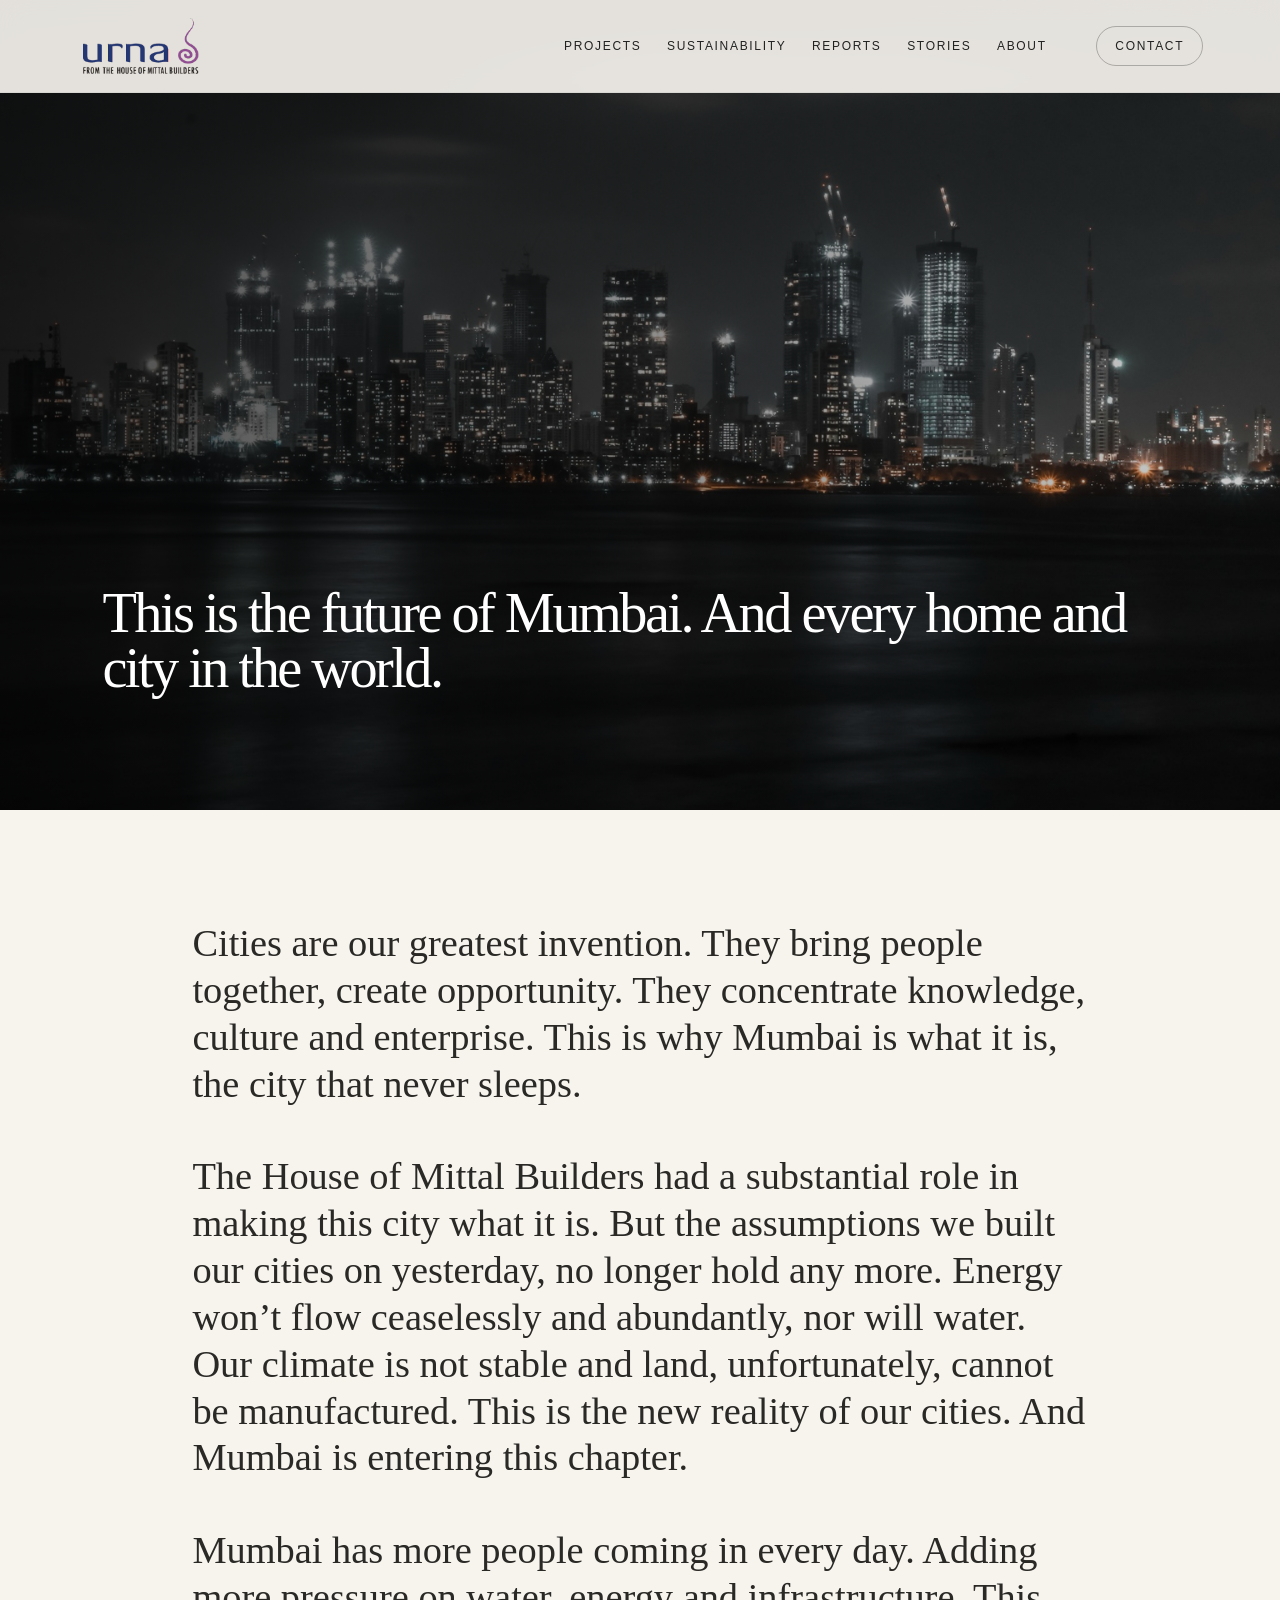
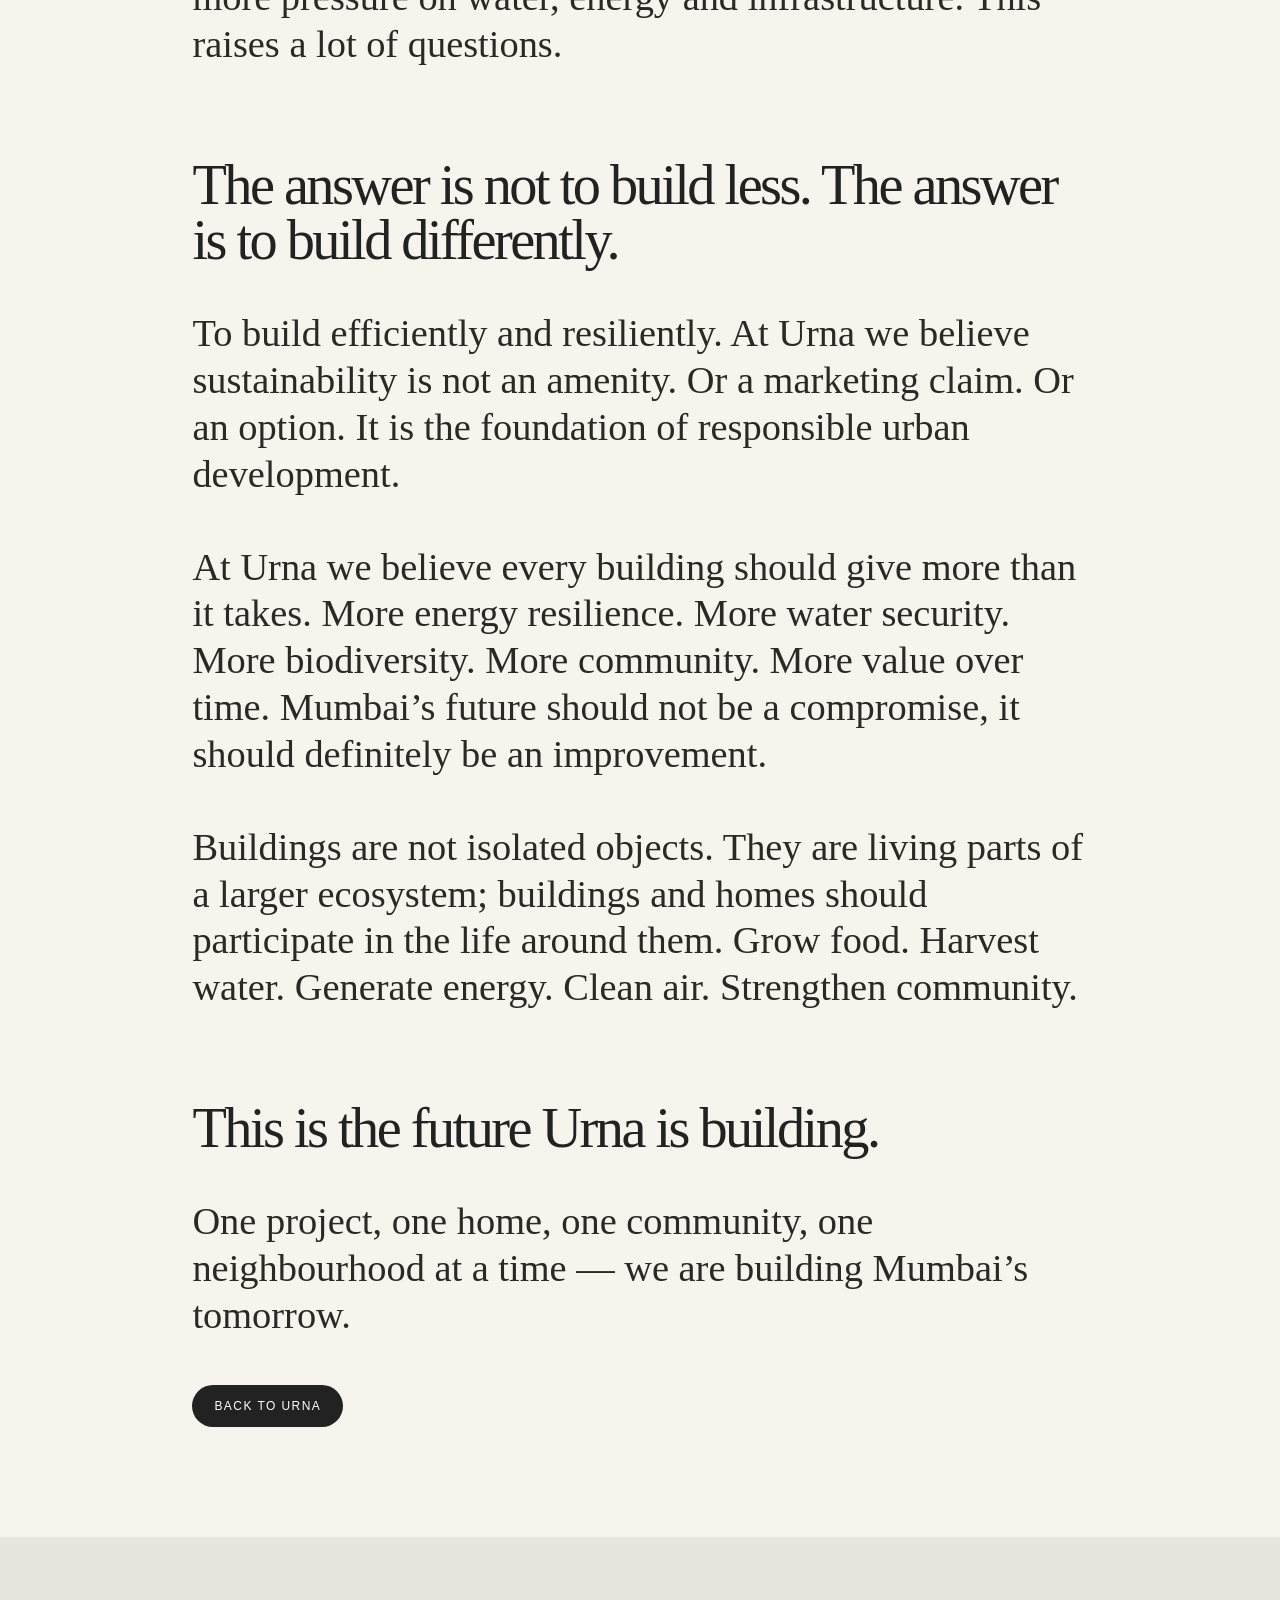
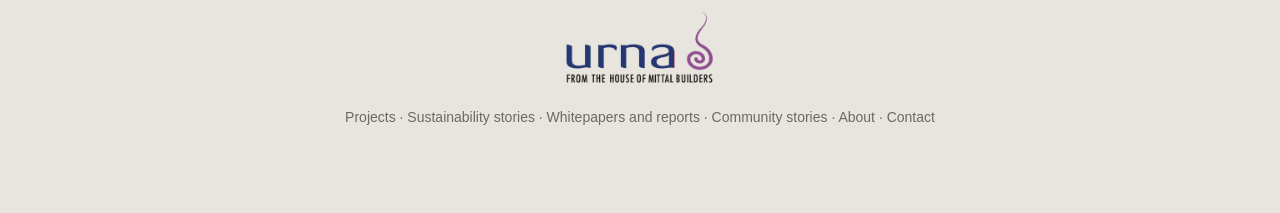
<file: manifesto.html>
<!doctype html>
<html lang="en">
<head>
<meta charset="utf-8">
<meta name="viewport" content="width=device-width,initial-scale=1">
<title>The Urna Manifesto</title>
<link rel="stylesheet" href="styles.css">
</head>
<body class="manifesto-page">
<header class="nav">
  <a class="logo" href="index.html"><img src="assets/urna-logo-new.png" alt="Urna — from the House of Mittal Builders"></a>
  <nav id="site-menu">
    <a href="index.html#projects">Projects</a>
    <a href="index.html#sustainability">Sustainability</a>
    <a href="index.html#reports">Reports</a>
    <a href="index.html#stories">Stories</a>
    <a href="index.html#about">About</a>
  </nav>
  <a class="pill" href="index.html#contact">Contact</a>
</header>

<main>
<section class="manifesto-hero">
  <div>
    <h1>This is the future of Mumbai. And every home and city in the world.</h1>
  </div>
</section>

<section class="manifesto-text">
  <p>Cities are our greatest invention. They bring people together, create opportunity. They concentrate knowledge, culture and enterprise. This is why Mumbai is what it is, the city that never sleeps.</p>

  <p>The House of Mittal Builders had a substantial role in making this city what it is. But the assumptions we built our cities on yesterday, no longer hold any more. Energy won’t flow ceaselessly and abundantly, nor will water. Our climate is not stable and land, unfortunately, cannot be manufactured. This is the new reality of our cities. And Mumbai is entering this chapter.</p>

  <p>Mumbai has more people coming in every day. Adding more pressure on water, energy and infrastructure. This raises a lot of questions.</p>

  <h2>The answer is not to build less. The answer is to build differently.</h2>

  <p>To build efficiently and resiliently. At Urna we believe sustainability is not an amenity. Or a marketing claim. Or an option. It is the foundation of responsible urban development.</p>

  <p>At Urna we believe every building should give more than it takes. More energy resilience. More water security. More biodiversity. More community. More value over time. Mumbai’s future should not be a compromise, it should definitely be an improvement.</p>

  <p>Buildings are not isolated objects. They are living parts of a larger ecosystem; buildings and homes should participate in the life around them. Grow food. Harvest water. Generate energy. Clean air. Strengthen community.</p>

  <h2>This is the future Urna is building.</h2>

  <p>One project, one home, one community, one neighbourhood at a time — we are building Mumbai’s tomorrow.</p>

  <a class="button darkbtn" href="index.html">Back to Urna</a>
</section>
</main>

<footer>
  <img src="assets/urna-logo-new.png" alt="Urna">
  <p>Projects · Sustainability stories · Whitepapers and reports · Community stories · About · Contact</p>
</footer>
<script src="script.js"></script>
</body>
</html>
</file>
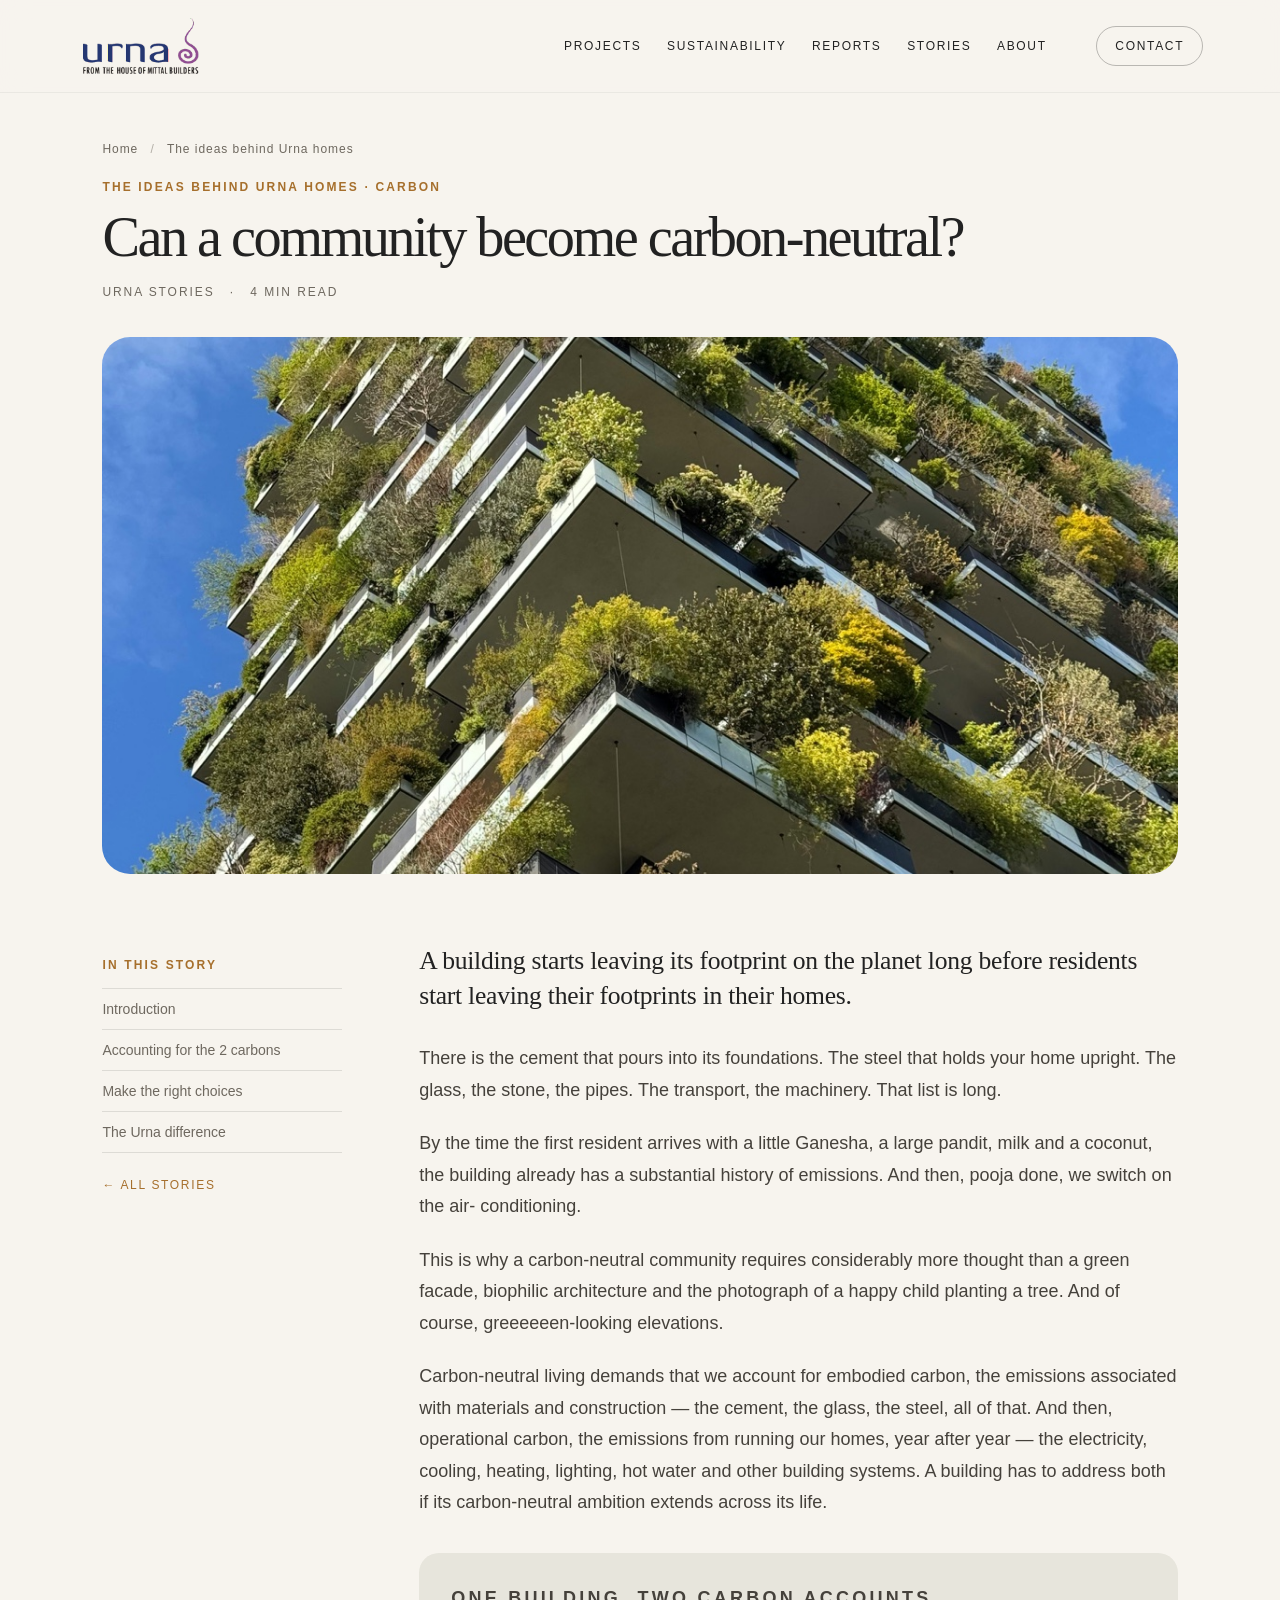
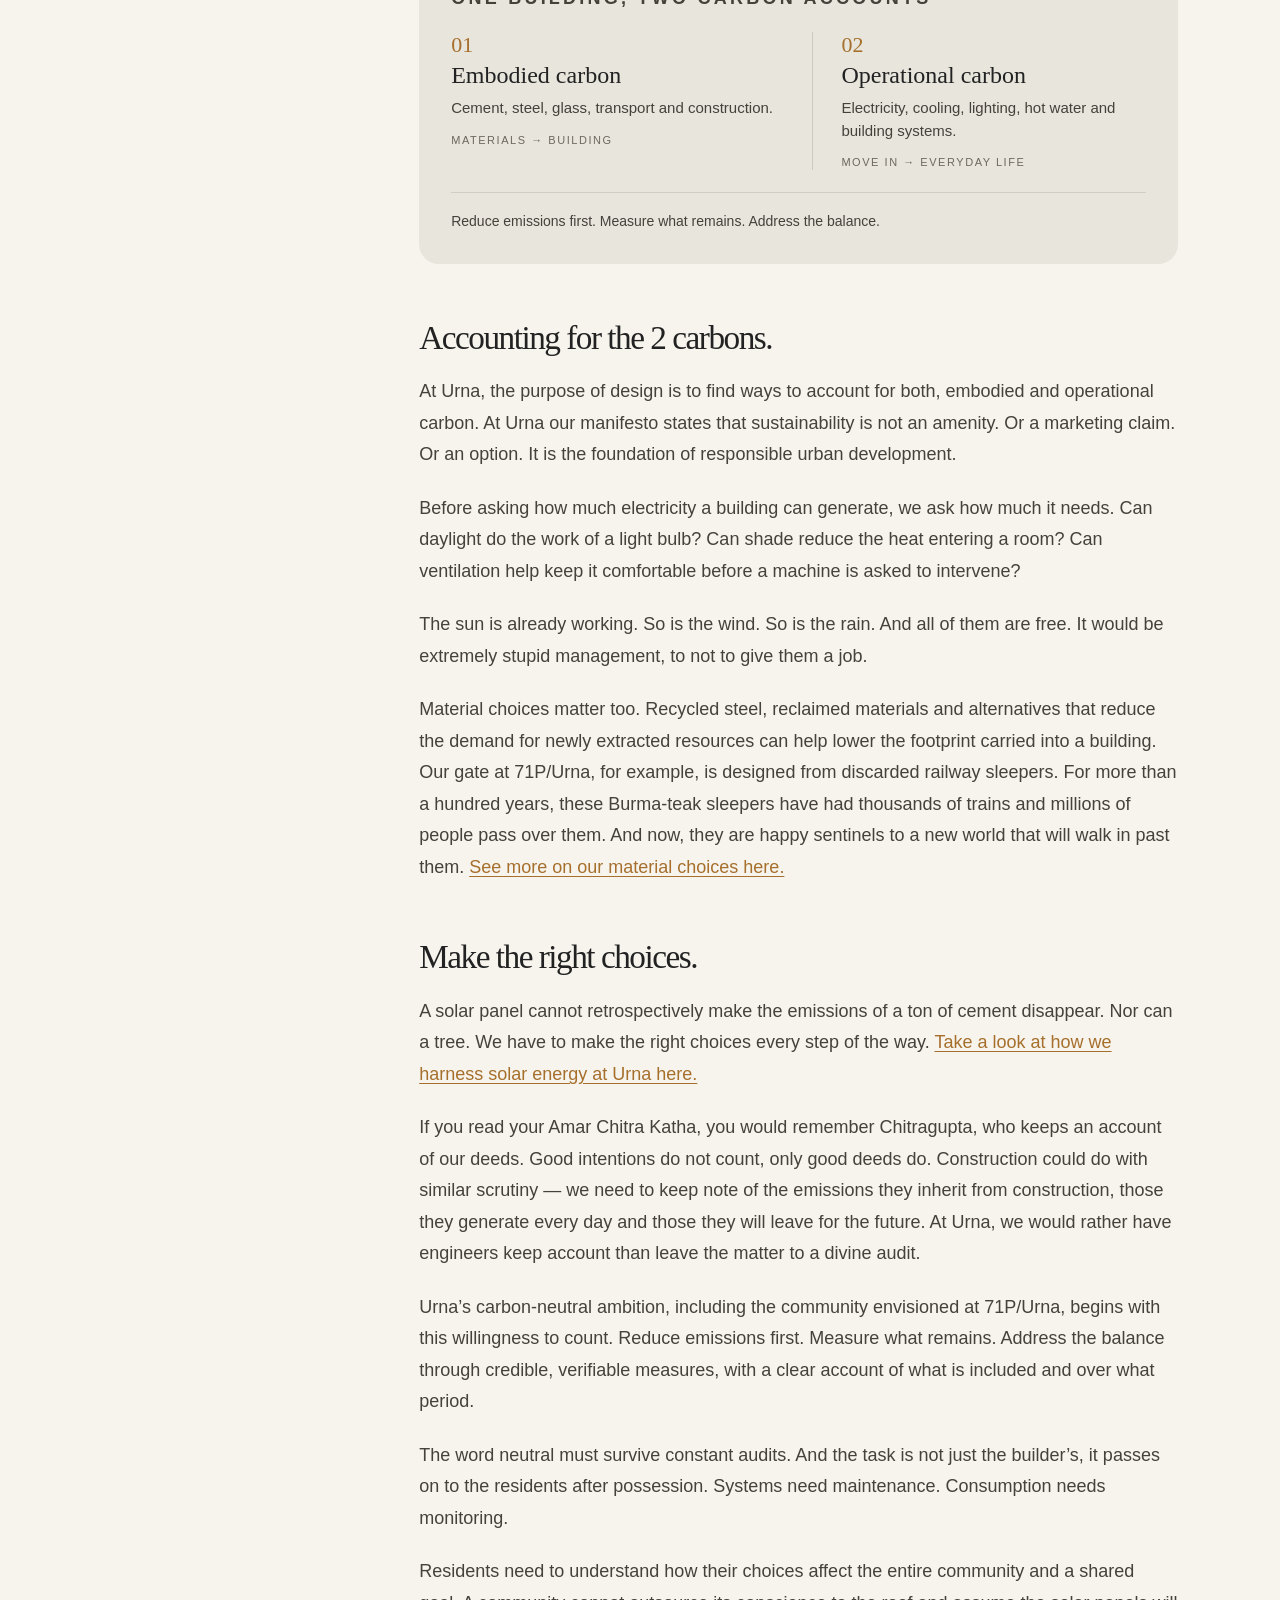
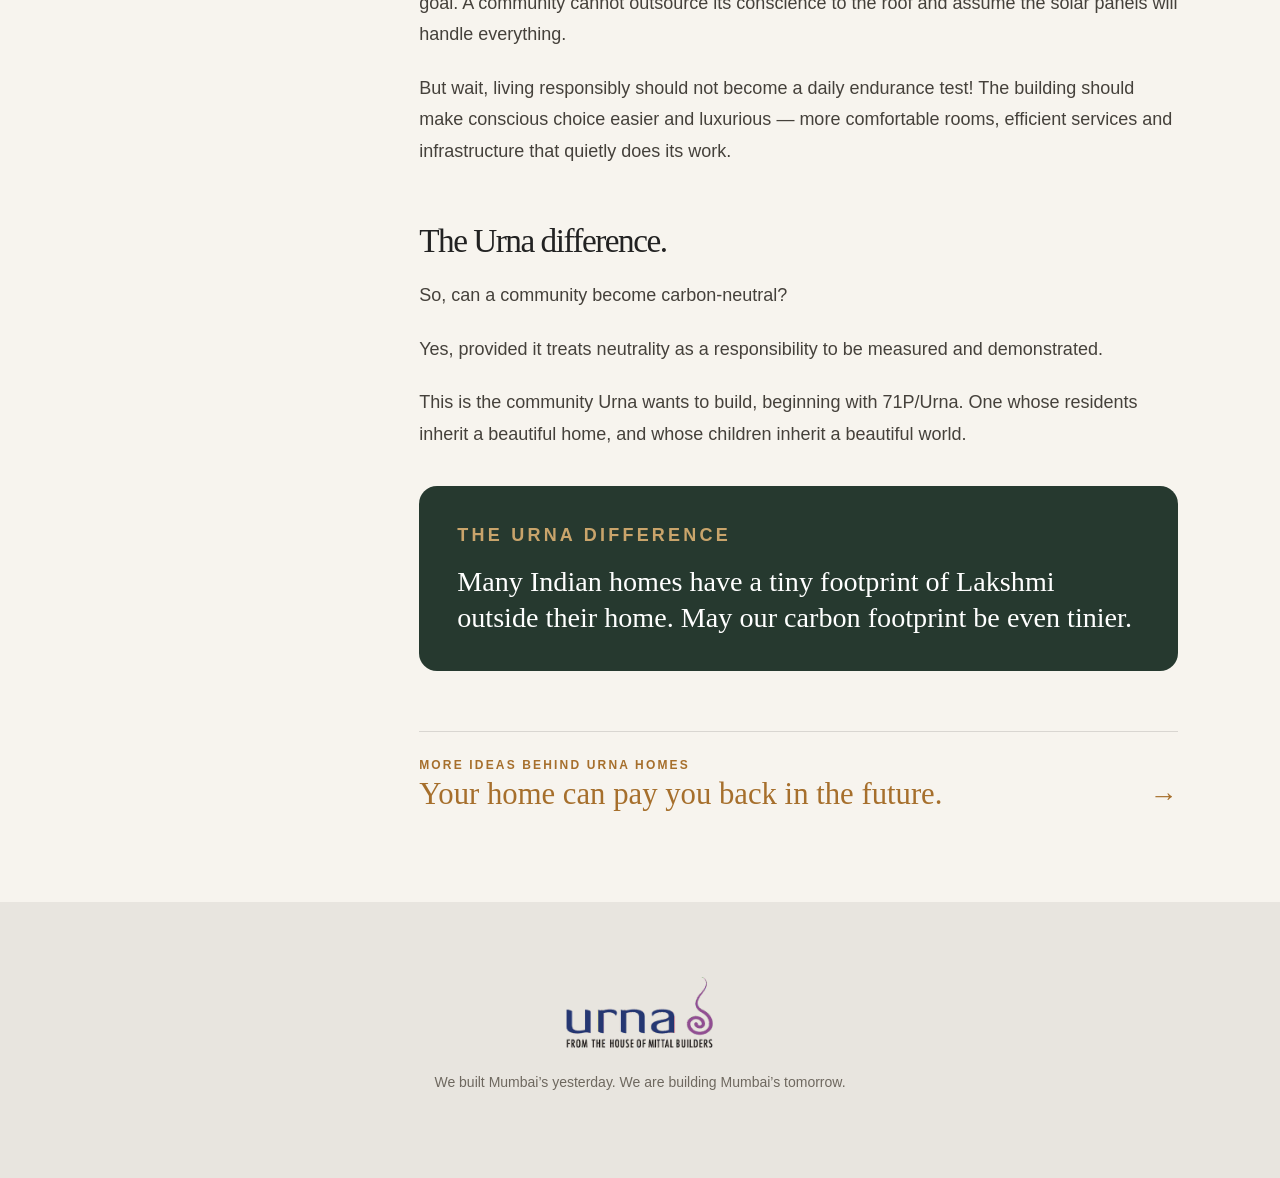
<file: stories/carbon-neutral-community.html>
<!doctype html>
<html lang="en">
<head>
<meta charset="utf-8">
<meta name="viewport" content="width=device-width,initial-scale=1">
<title>Can a community become carbon-neutral? — Urna</title>
<meta name="description" content="A building starts leaving its footprint on the planet long before residents start leaving their footprints in their homes.">
<link rel="stylesheet" href="../styles.css">
</head>
<body class="story-page">
<header class="nav">
  <a class="logo" href="../index.html"><img src="../assets/urna-logo-new.png" alt="Urna — from the House of Mittal Builders"></a>
  <nav id="site-menu">
    <a href="../index.html#projects">Projects</a>
    <a href="../index.html#sustainability">Sustainability</a>
    <a href="../index.html#reports">Reports</a>
    <a href="../index.html#stories">Stories</a>
    <a href="../index.html#about">About</a>
  </nav>
  <a class="pill" href="../index.html#contact">Contact</a>
</header>

<main class="story">
  <div class="story-top">
    <p class="crumbs"><a href="../index.html">Home</a> <span>/</span> <a href="../index.html#stories">The ideas behind Urna homes</a></p>
    <p class="eyebrow">The ideas behind Urna homes · Carbon</p>
    <h1>Can a community become carbon-neutral?</h1>
    <p class="story-meta">Urna stories <span>·</span> 4 min read</p>
  </div>
  <figure class="story-hero"><img src="../assets/bio-2.jpeg" alt=""></figure>
  <div class="story-layout">
    <aside class="story-toc">
      <p class="eyebrow">In this story</p>
      <ol><li><a href="#story-start">Introduction</a></li><li><a href="#accounting-for-the-2-carbons">Accounting for the 2 carbons</a></li><li><a href="#make-the-right-choices">Make the right choices</a></li><li><a href="#the-urna-difference">The Urna difference</a></li></ol>
      <a class="toc-back" href="../index.html#stories">← All stories</a>
    </aside>
    <article class="story-body" id="story-start">
      <p class="story-lede">A building starts leaving its footprint on the planet long before residents start leaving their footprints in their homes.</p>
      <p>There is the cement that pours into its foundations. The steel that holds your home upright. The glass, the stone, the pipes. The transport, the machinery. That list is long.</p>
      <p>By the time the first resident arrives with a little Ganesha, a large pandit, milk and a coconut, the building already has a substantial history of emissions. And then, pooja done, we switch on the air- conditioning.</p>
      <p>This is why a carbon-neutral community requires considerably more thought than a green facade, biophilic architecture and the photograph of a happy child planting a tree. And of course, greeeeeen-looking elevations.</p>
      <p>Carbon-neutral living demands that we account for embodied carbon, the emissions associated with materials and construction — the cement, the glass, the steel, all of that. And then, operational carbon, the emissions from running our homes, year after year — the electricity, cooling, heating, lighting, hot water and other building systems. A building has to address both if its carbon-neutral ambition extends across its life.</p>
      <aside class="story-callout">
  <p class="eyebrow">One building, two carbon accounts</p>
  <div class="callout-grid">
    <div><span>01</span><h4>Embodied carbon</h4><p>Cement, steel, glass, transport and construction.</p><small>Materials → building</small></div>
    <div><span>02</span><h4>Operational carbon</h4><p>Electricity, cooling, lighting, hot water and building systems.</p><small>Move in → everyday life</small></div>
  </div>
  <p class="callout-foot">Reduce emissions first. Measure what remains. Address the balance.</p>
</aside>
      <h2 id="accounting-for-the-2-carbons">Accounting for the 2 carbons.</h2>
      <p>At Urna, the purpose of design is to find ways to account for both, embodied and operational carbon. At Urna our manifesto states that sustainability is not an amenity. Or a marketing claim. Or an option. It is the foundation of responsible urban development.</p>
      <p>Before asking how much electricity a building can generate, we ask how much it needs. Can daylight do the work of a light bulb? Can shade reduce the heat entering a room? Can ventilation help keep it comfortable before a machine is asked to intervene?</p>
      <p>The sun is already working. So is the wind. So is the rain. And all of them are free. It would be extremely stupid management, to not to give them a job.</p>
      <p>Material choices matter too. Recycled steel, reclaimed materials and alternatives that reduce the demand for newly extracted resources can help lower the footprint carried into a building. Our gate at 71P/Urna, for example, is designed from discarded railway sleepers. For more than a hundred years, these Burma-teak sleepers have had thousands of trains and millions of people pass over them. And now, they are happy sentinels to a new world that will walk in past them. <a href="../index.html#reports">See more on our material choices here.</a></p>
      <h2 id="make-the-right-choices">Make the right choices.</h2>
      <p>A solar panel cannot retrospectively make the emissions of a ton of cement disappear. Nor can a tree. We have to make the right choices every step of the way. <a href="../index.html#sustainability">Take a look at how we harness solar energy at Urna here.</a></p>
      <p>If you read your Amar Chitra Katha, you would remember Chitragupta, who keeps an account of our deeds. Good intentions do not count, only good deeds do. Construction could do with similar scrutiny — we need to keep note of the emissions they inherit from construction, those they generate every day and those they will leave for the future. At Urna, we would rather have engineers keep account than leave the matter to a divine audit.</p>
      <p>Urna’s carbon-neutral ambition, including the community envisioned at 71P/Urna, begins with this willingness to count. Reduce emissions first. Measure what remains. Address the balance through credible, verifiable measures, with a clear account of what is included and over what period.</p>
      <p>The word neutral must survive constant audits. And the task is not just the builder’s, it passes on to the residents after possession. Systems need maintenance. Consumption needs monitoring.</p>
      <p>Residents need to understand how their choices affect the entire community and a shared goal. A community cannot outsource its conscience to the roof and assume the solar panels will handle everything.</p>
      <p>But wait, living responsibly should not become a daily endurance test! The building should make conscious choice easier and luxurious — more comfortable rooms, efficient services and infrastructure that quietly does its work.</p>
      <h2 id="the-urna-difference">The Urna difference.</h2>
      <p>So, can a community become carbon-neutral?</p>
      <p>Yes, provided it treats neutrality as a responsibility to be measured and demonstrated.</p>
      <p>This is the community Urna wants to build, beginning with 71P/Urna. One whose residents inherit a beautiful home, and whose children inherit a beautiful world.</p>
      <blockquote class="story-quote"><p class="eyebrow">The Urna difference</p><p>Many Indian homes have a tiny footprint of Lakshmi outside their home. May our carbon footprint be even tinier.</p></blockquote>
      <a class="story-next" href="future-pays-you-back.html">
        <span class="eyebrow">More ideas behind Urna homes</span>
        <strong>Your home can pay you back in the future.</strong>
        <em aria-hidden="true">→</em>
      </a>
    </article>
  </div>
</main>

<footer>
  <img src="../assets/urna-logo-new.png" alt="Urna">
  <p>We built Mumbai’s yesterday. We are building Mumbai’s tomorrow.</p>
</footer>

<div class="poster-viewer" id="poster-viewer">
  <button class="poster-close" aria-label="Close">×</button>
  <img id="poster-img" alt="">
</div>
<script src="../script.js"></script>
</body>
</html>
</file>
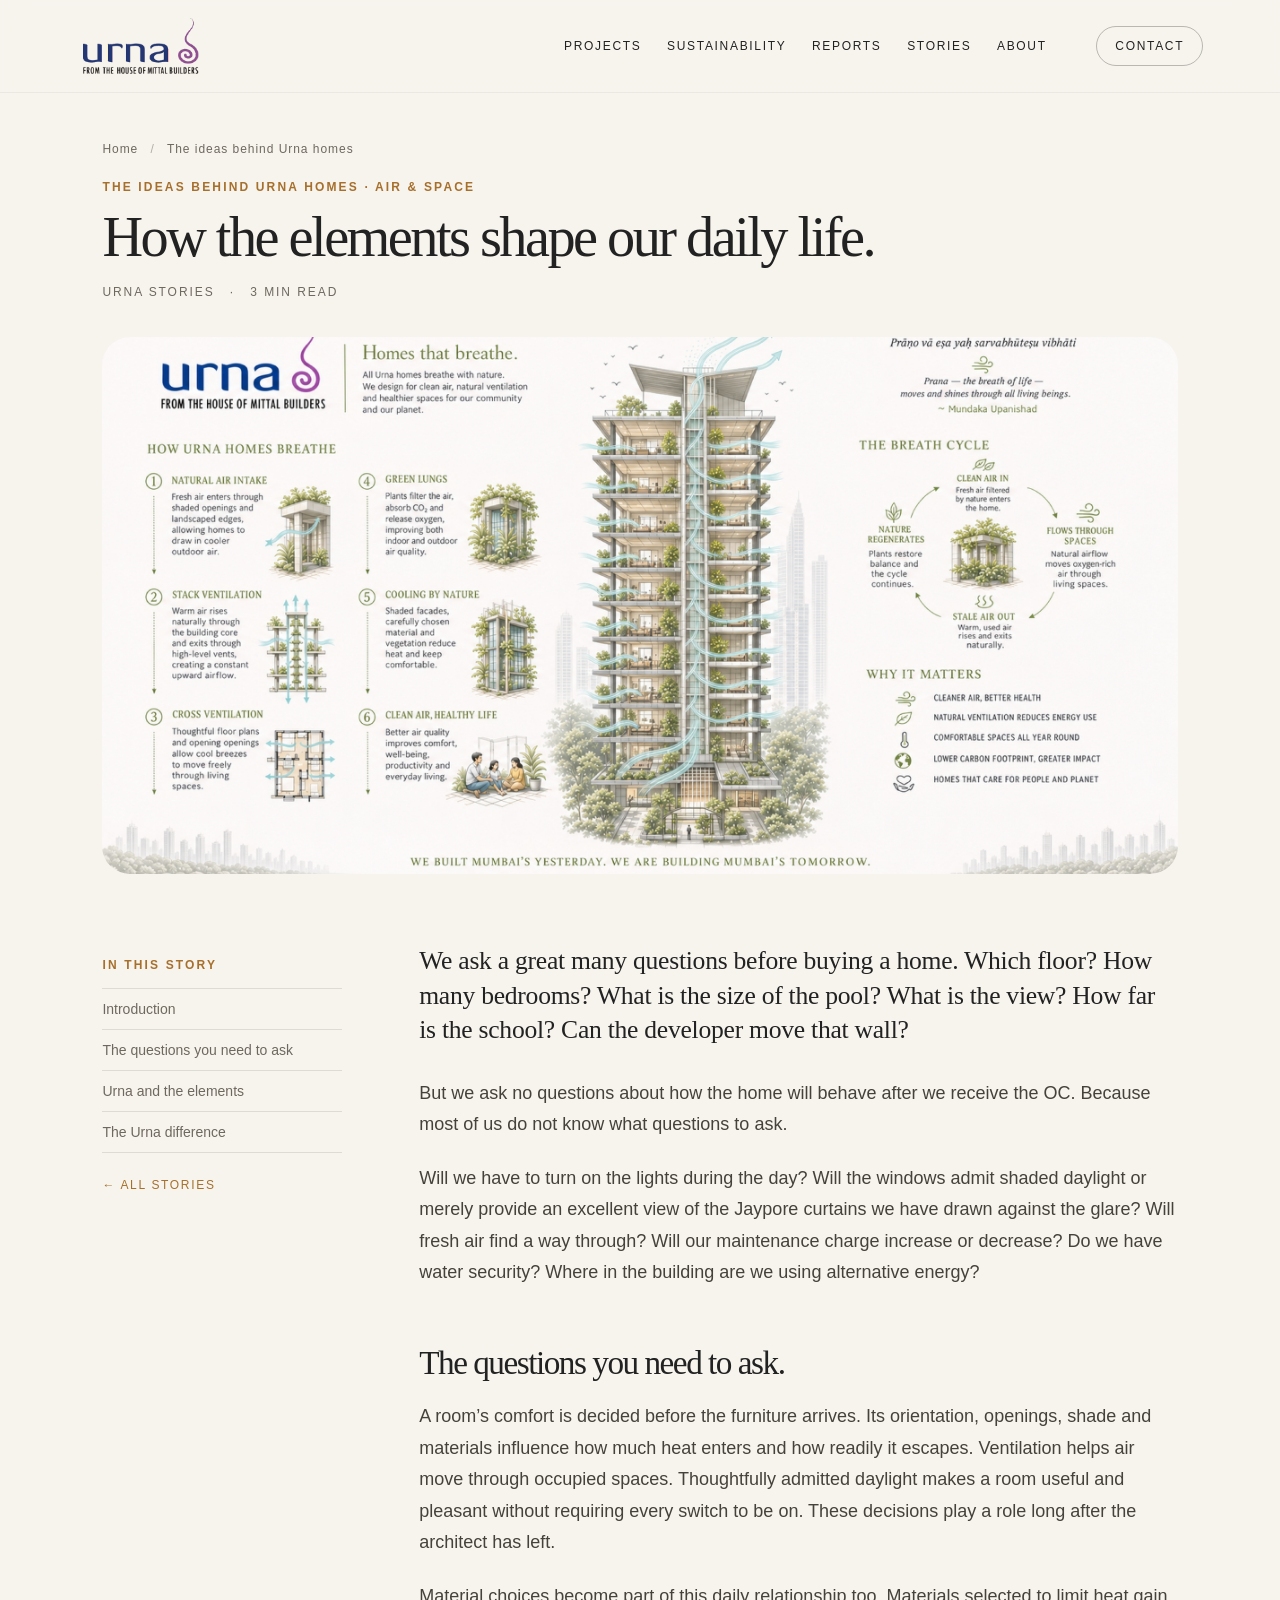
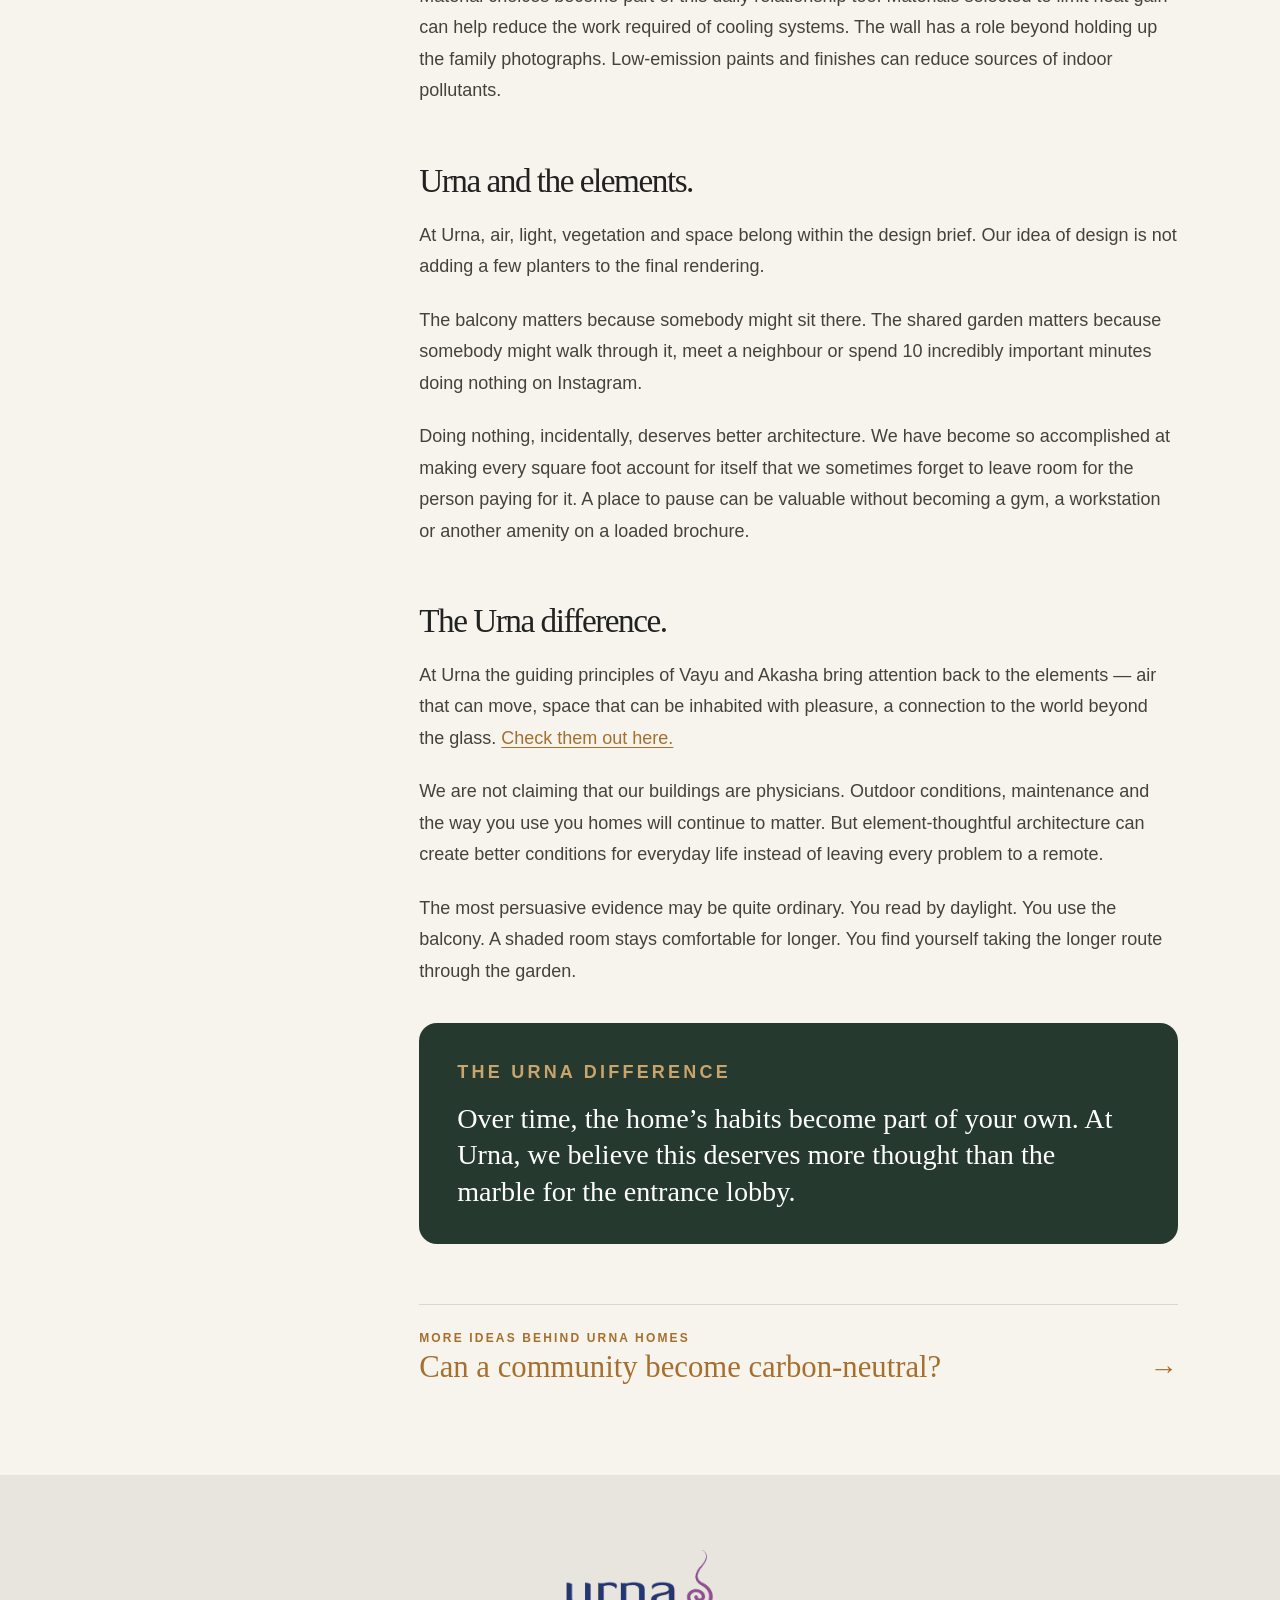
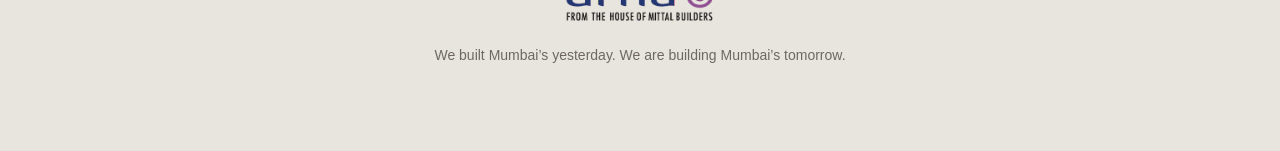
<file: stories/elements-and-daily-life.html>
<!doctype html>
<html lang="en">
<head>
<meta charset="utf-8">
<meta name="viewport" content="width=device-width,initial-scale=1">
<title>How the elements shape our daily life — Urna</title>
<meta name="description" content="We ask a great many questions before buying a home. Which floor? How many bedrooms? What is the size of the pool? What is the view? How far is the school? ">
<link rel="stylesheet" href="../styles.css">
</head>
<body class="story-page">
<header class="nav">
  <a class="logo" href="../index.html"><img src="../assets/urna-logo-new.png" alt="Urna — from the House of Mittal Builders"></a>
  <nav id="site-menu">
    <a href="../index.html#projects">Projects</a>
    <a href="../index.html#sustainability">Sustainability</a>
    <a href="../index.html#reports">Reports</a>
    <a href="../index.html#stories">Stories</a>
    <a href="../index.html#about">About</a>
  </nav>
  <a class="pill" href="../index.html#contact">Contact</a>
</header>

<main class="story">
  <div class="story-top">
    <p class="crumbs"><a href="../index.html">Home</a> <span>/</span> <a href="../index.html#stories">The ideas behind Urna homes</a></p>
    <p class="eyebrow">The ideas behind Urna homes · Air &amp; space</p>
    <h1>How the elements shape our daily life.</h1>
    <p class="story-meta">Urna stories <span>·</span> 3 min read</p>
  </div>
  <figure class="story-hero"><img src="../assets/vayu.jpg" alt=""></figure>
  <div class="story-layout">
    <aside class="story-toc">
      <p class="eyebrow">In this story</p>
      <ol><li><a href="#story-start">Introduction</a></li><li><a href="#the-questions-you-need-to-ask">The questions you need to ask</a></li><li><a href="#urna-and-the-elements">Urna and the elements</a></li><li><a href="#the-urna-difference">The Urna difference</a></li></ol>
      <a class="toc-back" href="../index.html#stories">← All stories</a>
    </aside>
    <article class="story-body" id="story-start">
      <p class="story-lede">We ask a great many questions before buying a home. Which floor? How many bedrooms? What is the size of the pool? What is the view? How far is the school? Can the developer move that wall?</p>
      <p>But we ask no questions about how the home will behave after we receive the OC. Because most of us do not know what questions to ask.</p>
      <p>Will we have to turn on the lights during the day? Will the windows admit shaded daylight or merely provide an excellent view of the Jaypore curtains we have drawn against the glare? Will fresh air find a way through? Will our maintenance charge increase or decrease? Do we have water security? Where in the building are we using alternative energy?</p>
      <h2 id="the-questions-you-need-to-ask">The questions you need to ask.</h2>
      <p>A room’s comfort is decided before the furniture arrives. Its orientation, openings, shade and materials influence how much heat enters and how readily it escapes. Ventilation helps air move through occupied spaces. Thoughtfully admitted daylight makes a room useful and pleasant without requiring every switch to be on. These decisions play a role long after the architect has left.</p>
      <p>Material choices become part of this daily relationship too. Materials selected to limit heat gain can help reduce the work required of cooling systems. The wall has a role beyond holding up the family photographs. Low-emission paints and finishes can reduce sources of indoor pollutants.</p>
      <h2 id="urna-and-the-elements">Urna and the elements.</h2>
      <p>At Urna, air, light, vegetation and space belong within the design brief. Our idea of design is not adding a few planters to the final rendering.</p>
      <p>The balcony matters because somebody might sit there. The shared garden matters because somebody might walk through it, meet a neighbour or spend 10 incredibly important minutes doing nothing on Instagram.</p>
      <p>Doing nothing, incidentally, deserves better architecture. We have become so accomplished at making every square foot account for itself that we sometimes forget to leave room for the person paying for it. A place to pause can be valuable without becoming a gym, a workstation or another amenity on a loaded brochure.</p>
      <h2 id="the-urna-difference">The Urna difference.</h2>
      <p>At Urna the guiding principles of Vayu and Akasha bring attention back to the elements — air that can move, space that can be inhabited with pleasure, a connection to the world beyond the glass. <a href="../index.html#sustainability">Check them out here.</a></p>
      <p>We are not claiming that our buildings are physicians. Outdoor conditions, maintenance and the way you use you homes will continue to matter. But element-thoughtful architecture can create better conditions for everyday life instead of leaving every problem to a remote.</p>
      <p>The most persuasive evidence may be quite ordinary. You read by daylight. You use the balcony. A shaded room stays comfortable for longer. You find yourself taking the longer route through the garden.</p>
      <blockquote class="story-quote"><p class="eyebrow">The Urna difference</p><p>Over time, the home’s habits become part of your own. At Urna, we believe this deserves more thought than the marble for the entrance lobby.</p></blockquote>
      <a class="story-next" href="carbon-neutral-community.html">
        <span class="eyebrow">More ideas behind Urna homes</span>
        <strong>Can a community become carbon-neutral?</strong>
        <em aria-hidden="true">→</em>
      </a>
    </article>
  </div>
</main>

<footer>
  <img src="../assets/urna-logo-new.png" alt="Urna">
  <p>We built Mumbai’s yesterday. We are building Mumbai’s tomorrow.</p>
</footer>

<div class="poster-viewer" id="poster-viewer">
  <button class="poster-close" aria-label="Close">×</button>
  <img id="poster-img" alt="">
</div>
<script src="../script.js"></script>
</body>
</html>
</file>
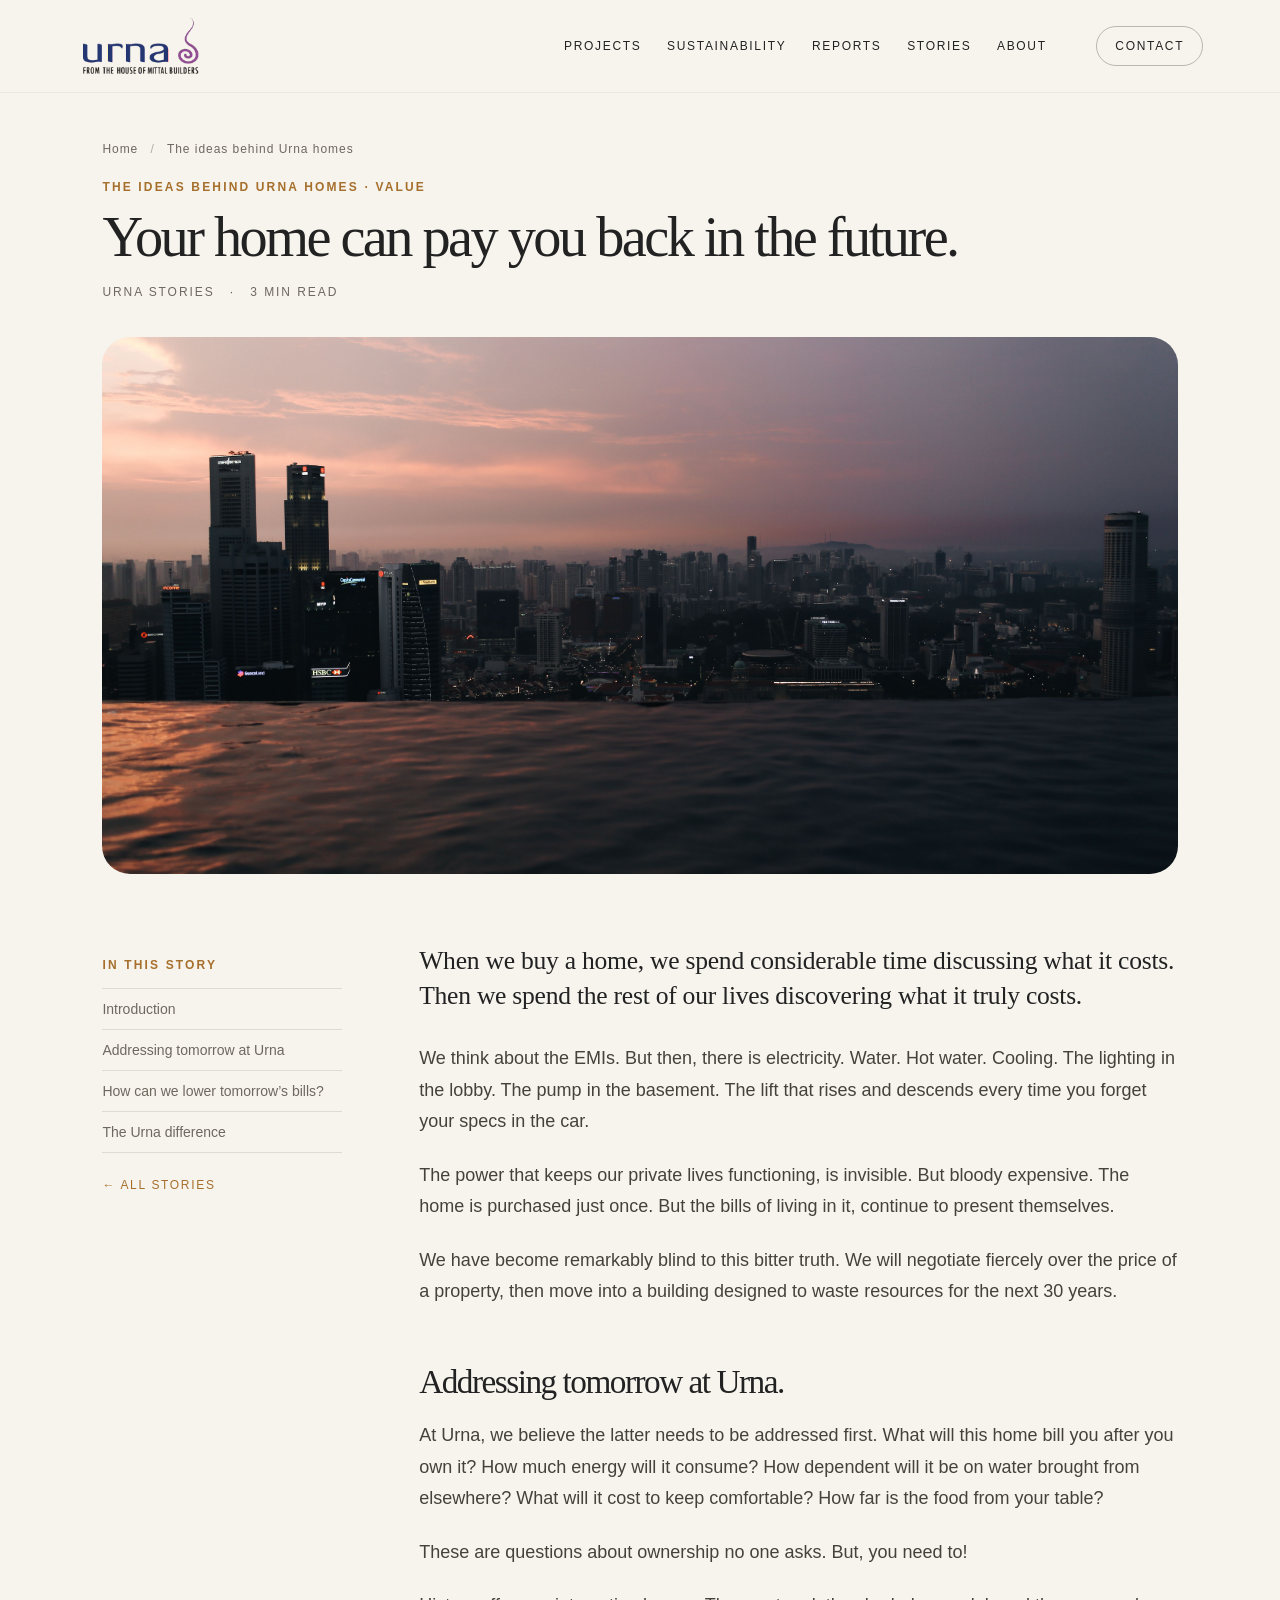
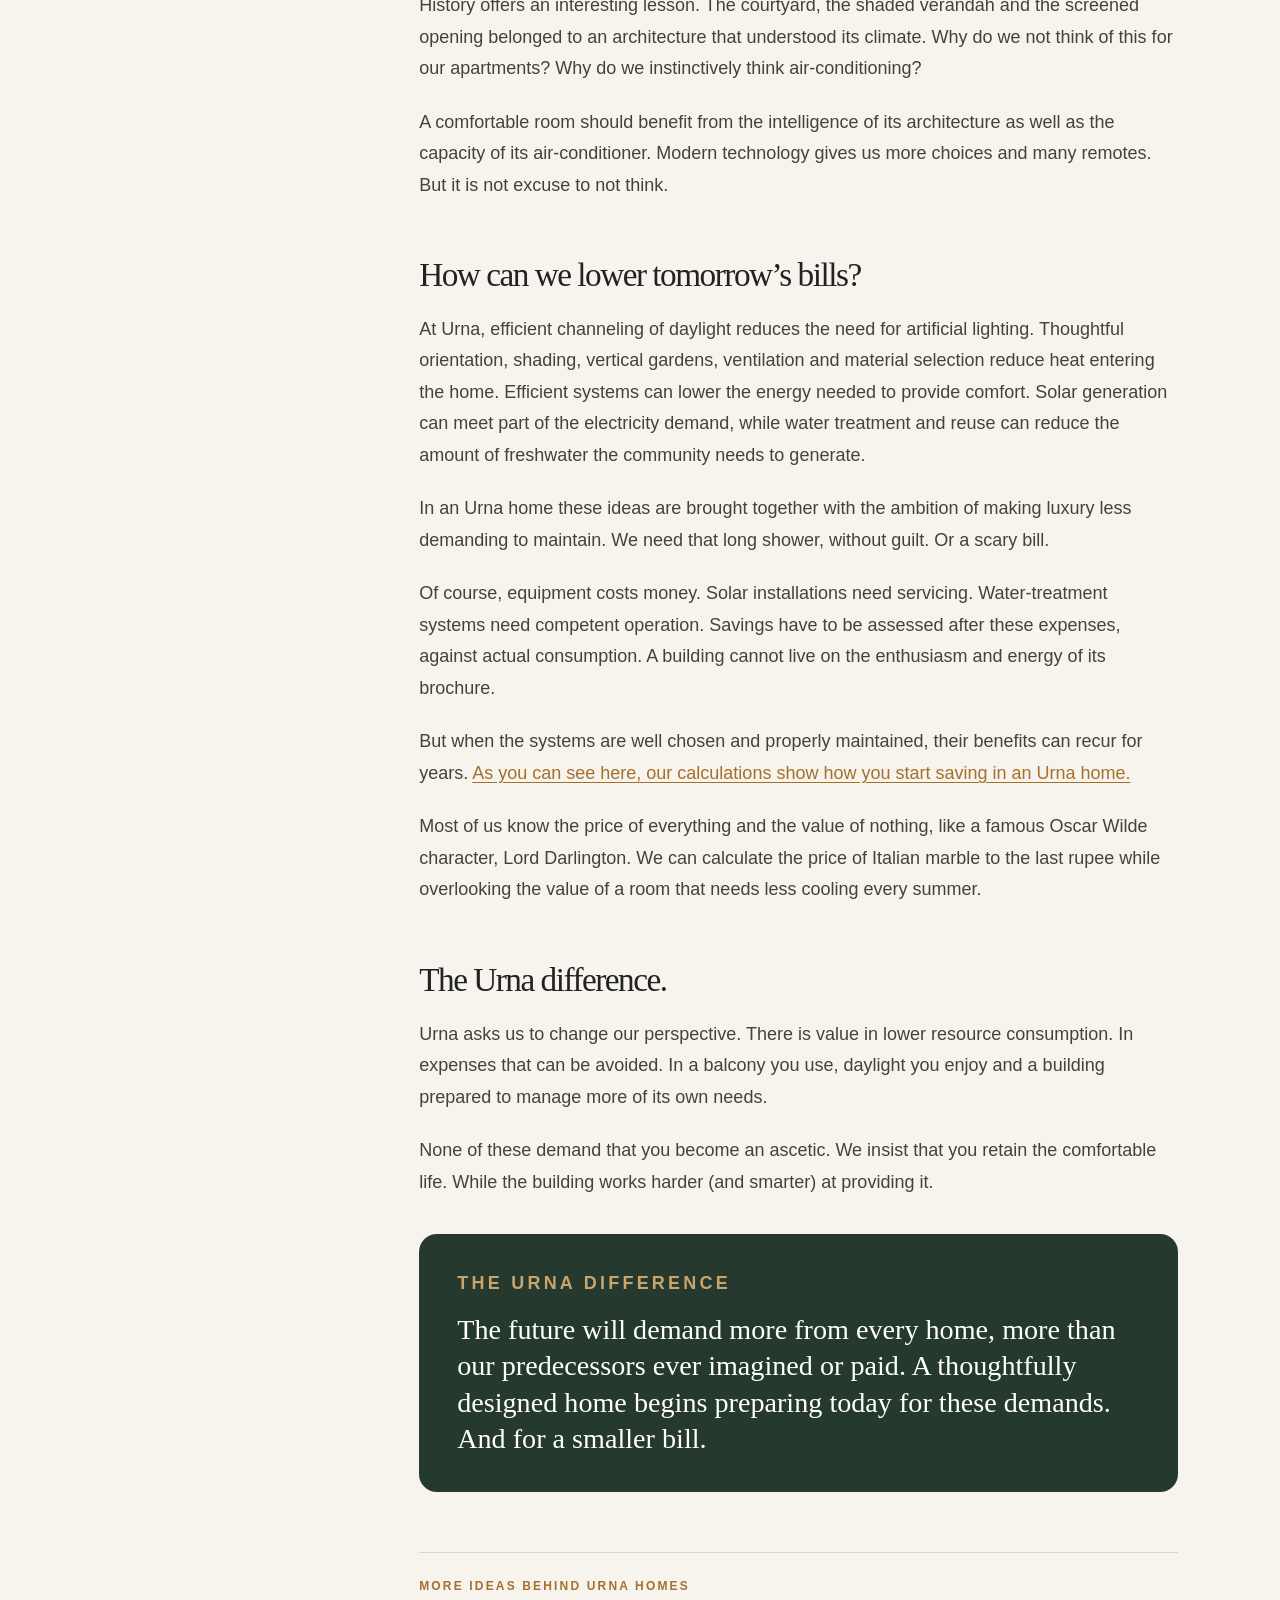
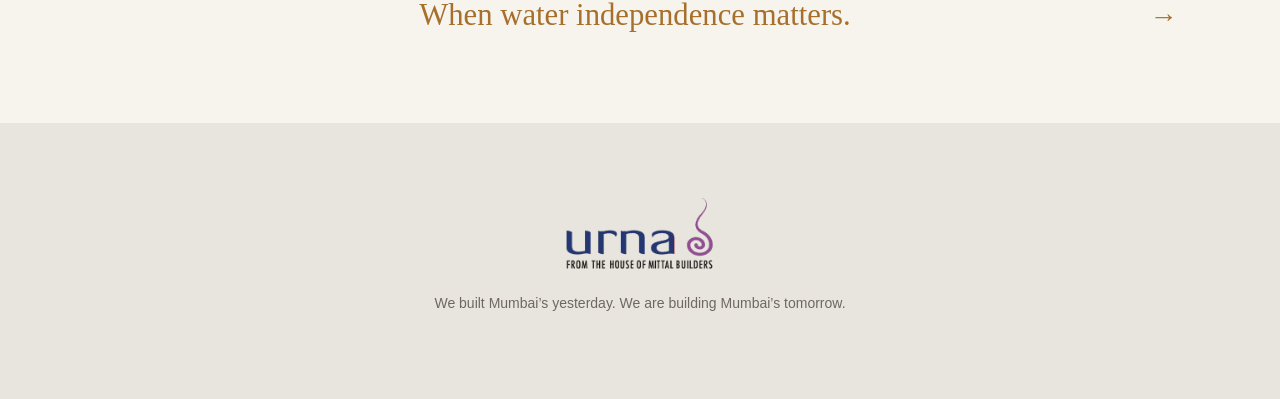
<file: stories/future-pays-you-back.html>
<!doctype html>
<html lang="en">
<head>
<meta charset="utf-8">
<meta name="viewport" content="width=device-width,initial-scale=1">
<title>Your home can pay you back in the future — Urna</title>
<meta name="description" content="When we buy a home, we spend considerable time discussing what it costs. Then we spend the rest of our lives discovering what it truly costs.">
<link rel="stylesheet" href="../styles.css">
</head>
<body class="story-page">
<header class="nav">
  <a class="logo" href="../index.html"><img src="../assets/urna-logo-new.png" alt="Urna — from the House of Mittal Builders"></a>
  <nav id="site-menu">
    <a href="../index.html#projects">Projects</a>
    <a href="../index.html#sustainability">Sustainability</a>
    <a href="../index.html#reports">Reports</a>
    <a href="../index.html#stories">Stories</a>
    <a href="../index.html#about">About</a>
  </nav>
  <a class="pill" href="../index.html#contact">Contact</a>
</header>

<main class="story">
  <div class="story-top">
    <p class="crumbs"><a href="../index.html">Home</a> <span>/</span> <a href="../index.html#stories">The ideas behind Urna homes</a></p>
    <p class="eyebrow">The ideas behind Urna homes · Value</p>
    <h1>Your home can pay you back in the future.</h1>
    <p class="story-meta">Urna stories <span>·</span> 3 min read</p>
  </div>
  <figure class="story-hero"><img src="../assets/pool.jpg" alt=""></figure>
  <div class="story-layout">
    <aside class="story-toc">
      <p class="eyebrow">In this story</p>
      <ol><li><a href="#story-start">Introduction</a></li><li><a href="#addressing-tomorrow-at-urna">Addressing tomorrow at Urna</a></li><li><a href="#how-can-we-lower-tomorrow-s-bills">How can we lower tomorrow’s bills?</a></li><li><a href="#the-urna-difference">The Urna difference</a></li></ol>
      <a class="toc-back" href="../index.html#stories">← All stories</a>
    </aside>
    <article class="story-body" id="story-start">
      <p class="story-lede">When we buy a home, we spend considerable time discussing what it costs. Then we spend the rest of our lives discovering what it truly costs.</p>
      <p>We think about the EMIs. But then, there is electricity. Water. Hot water. Cooling. The lighting in the lobby. The pump in the basement. The lift that rises and descends every time you forget your specs in the car.</p>
      <p>The power that keeps our private lives functioning, is invisible. But bloody expensive. The home is purchased just once. But the bills of living in it, continue to present themselves.</p>
      <p>We have become remarkably blind to this bitter truth. We will negotiate fiercely over the price of a property, then move into a building designed to waste resources for the next 30 years.</p>
      <h2 id="addressing-tomorrow-at-urna">Addressing tomorrow at Urna.</h2>
      <p>At Urna, we believe the latter needs to be addressed first. What will this home bill you after you own it? How much energy will it consume? How dependent will it be on water brought from elsewhere? What will it cost to keep comfortable? How far is the food from your table?</p>
      <p>These are questions about ownership no one asks. But, you need to!</p>
      <p>History offers an interesting lesson. The courtyard, the shaded verandah and the screened opening belonged to an architecture that understood its climate. Why do we not think of this for our apartments? Why do we instinctively think air-conditioning?</p>
      <p>A comfortable room should benefit from the intelligence of its architecture as well as the capacity of its air-conditioner. Modern technology gives us more choices and many remotes. But it is not excuse to not think.</p>
      <h2 id="how-can-we-lower-tomorrow-s-bills">How can we lower tomorrow’s bills?</h2>
      <p>At Urna, efficient channeling of daylight reduces the need for artificial lighting. Thoughtful orientation, shading, vertical gardens, ventilation and material selection reduce heat entering the home. Efficient systems can lower the energy needed to provide comfort. Solar generation can meet part of the electricity demand, while water treatment and reuse can reduce the amount of freshwater the community needs to generate.</p>
      <p>In an Urna home these ideas are brought together with the ambition of making luxury less demanding to maintain. We need that long shower, without guilt. Or a scary bill.</p>
      <p>Of course, equipment costs money. Solar installations need servicing. Water-treatment systems need competent operation. Savings have to be assessed after these expenses, against actual consumption. A building cannot live on the enthusiasm and energy of its brochure.</p>
      <p>But when the systems are well chosen and properly maintained, their benefits can recur for years. <a href="../assets/reports/tco-landscape.jpg" data-poster="../assets/reports/tco-landscape.jpg" data-poster-portrait="../assets/reports/tco-portrait.jpg">As you can see here, our calculations show how you start saving in an Urna home.</a></p>
      <p>Most of us know the price of everything and the value of nothing, like a famous Oscar Wilde character, Lord Darlington. We can calculate the price of Italian marble to the last rupee while overlooking the value of a room that needs less cooling every summer.</p>
      <h2 id="the-urna-difference">The Urna difference.</h2>
      <p>Urna asks us to change our perspective. There is value in lower resource consumption. In expenses that can be avoided. In a balcony you use, daylight you enjoy and a building prepared to manage more of its own needs.</p>
      <p>None of these demand that you become an ascetic. We insist that you retain the comfortable life. While the building works harder (and smarter) at providing it.</p>
      <blockquote class="story-quote"><p class="eyebrow">The Urna difference</p><p>The future will demand more from every home, more than our predecessors ever imagined or paid. A thoughtfully designed home begins preparing today for these demands. And for a smaller bill.</p></blockquote>
      <a class="story-next" href="water-independence.html">
        <span class="eyebrow">More ideas behind Urna homes</span>
        <strong>When water independence matters.</strong>
        <em aria-hidden="true">→</em>
      </a>
    </article>
  </div>
</main>

<footer>
  <img src="../assets/urna-logo-new.png" alt="Urna">
  <p>We built Mumbai’s yesterday. We are building Mumbai’s tomorrow.</p>
</footer>

<div class="poster-viewer" id="poster-viewer">
  <button class="poster-close" aria-label="Close">×</button>
  <img id="poster-img" alt="">
</div>
<script src="../script.js"></script>
</body>
</html>
</file>
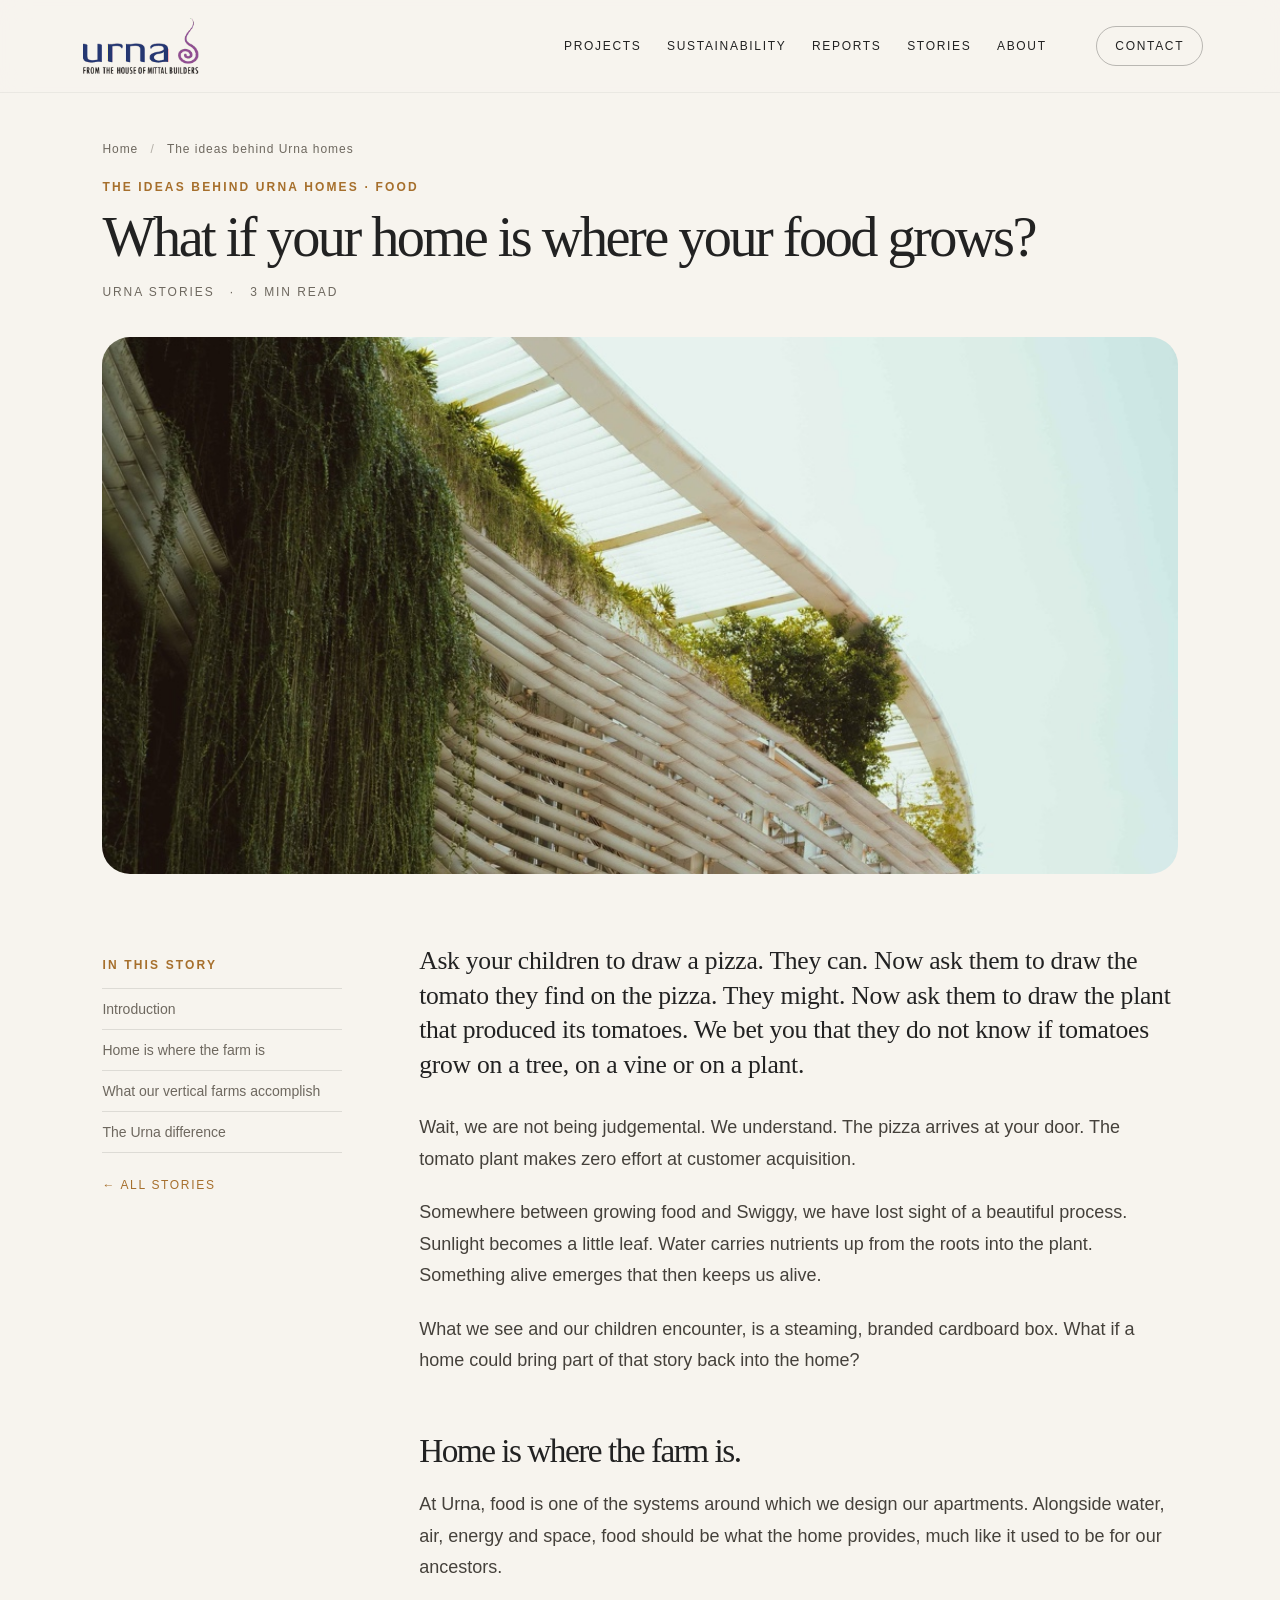
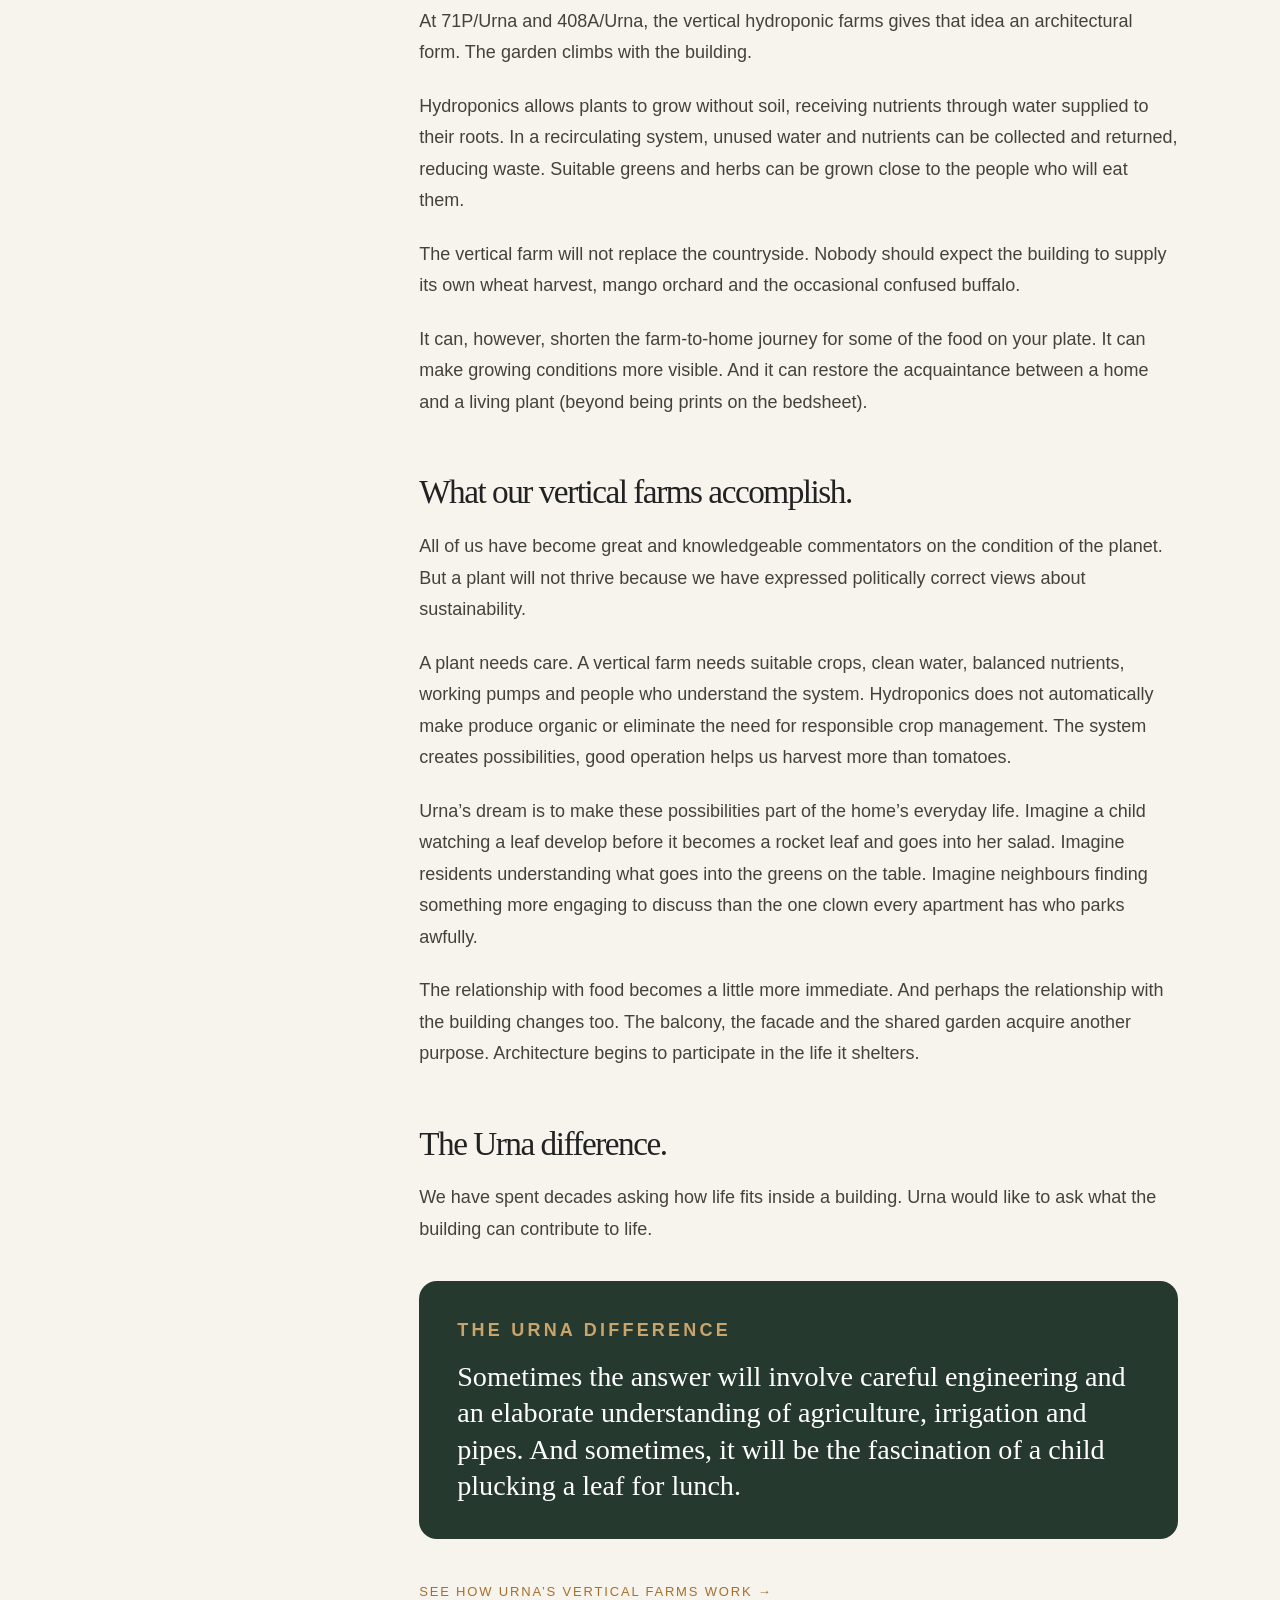
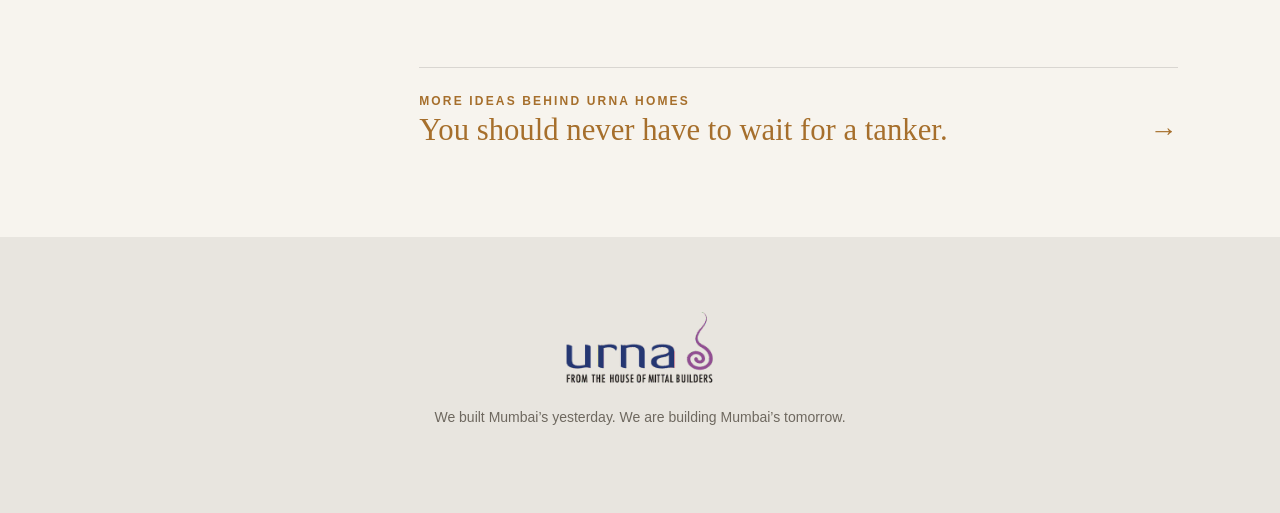
<file: stories/grow-food-at-home.html>
<!doctype html>
<html lang="en">
<head>
<meta charset="utf-8">
<meta name="viewport" content="width=device-width,initial-scale=1">
<title>What if your home is where your food grows? — Urna</title>
<meta name="description" content="Ask your children to draw a pizza. They can. Now ask them to draw the tomato they find on the pizza. They might. Now ask them to draw the plant that produc">
<link rel="stylesheet" href="../styles.css">
</head>
<body class="story-page">
<header class="nav">
  <a class="logo" href="../index.html"><img src="../assets/urna-logo-new.png" alt="Urna — from the House of Mittal Builders"></a>
  <nav id="site-menu">
    <a href="../index.html#projects">Projects</a>
    <a href="../index.html#sustainability">Sustainability</a>
    <a href="../index.html#reports">Reports</a>
    <a href="../index.html#stories">Stories</a>
    <a href="../index.html#about">About</a>
  </nav>
  <a class="pill" href="../index.html#contact">Contact</a>
</header>

<main class="story">
  <div class="story-top">
    <p class="crumbs"><a href="../index.html">Home</a> <span>/</span> <a href="../index.html#stories">The ideas behind Urna homes</a></p>
    <p class="eyebrow">The ideas behind Urna homes · Food</p>
    <h1>What if your home is where your food grows?</h1>
    <p class="story-meta">Urna stories <span>·</span> 3 min read</p>
  </div>
  <figure class="story-hero"><img src="../assets/bio-5.jpeg" alt=""></figure>
  <div class="story-layout">
    <aside class="story-toc">
      <p class="eyebrow">In this story</p>
      <ol><li><a href="#story-start">Introduction</a></li><li><a href="#home-is-where-the-farm-is">Home is where the farm is</a></li><li><a href="#what-our-vertical-farms-accomplish">What our vertical farms accomplish</a></li><li><a href="#the-urna-difference">The Urna difference</a></li></ol>
      <a class="toc-back" href="../index.html#stories">← All stories</a>
    </aside>
    <article class="story-body" id="story-start">
      <p class="story-lede">Ask your children to draw a pizza. They can. Now ask them to draw the tomato they find on the pizza. They might. Now ask them to draw the plant that produced its tomatoes. We bet you that they do not know if tomatoes grow on a tree, on a vine or on a plant.</p>
      <p>Wait, we are not being judgemental. We understand. The pizza arrives at your door. The tomato plant makes zero effort at customer acquisition.</p>
      <p>Somewhere between growing food and Swiggy, we have lost sight of a beautiful process. Sunlight becomes a little leaf. Water carries nutrients up from the roots into the plant. Something alive emerges that then keeps us alive.</p>
      <p>What we see and our children encounter, is a steaming, branded cardboard box. What if a home could bring part of that story back into the home?</p>
      <h2 id="home-is-where-the-farm-is">Home is where the farm is.</h2>
      <p>At Urna, food is one of the systems around which we design our apartments. Alongside water, air, energy and space, food should be what the home provides, much like it used to be for our ancestors.</p>
      <p>At 71P/Urna and 408A/Urna, the vertical hydroponic farms gives that idea an architectural form. The garden climbs with the building.</p>
      <p>Hydroponics allows plants to grow without soil, receiving nutrients through water supplied to their roots. In a recirculating system, unused water and nutrients can be collected and returned, reducing waste. Suitable greens and herbs can be grown close to the people who will eat them.</p>
      <p>The vertical farm will not replace the countryside. Nobody should expect the building to supply its own wheat harvest, mango orchard and the occasional confused buffalo.</p>
      <p>It can, however, shorten the farm-to-home journey for some of the food on your plate. It can make growing conditions more visible. And it can restore the acquaintance between a home and a living plant (beyond being prints on the bedsheet).</p>
      <h2 id="what-our-vertical-farms-accomplish">What our vertical farms accomplish.</h2>
      <p>All of us have become great and knowledgeable commentators on the condition of the planet. But a plant will not thrive because we have expressed politically correct views about sustainability.</p>
      <p>A plant needs care. A vertical farm needs suitable crops, clean water, balanced nutrients, working pumps and people who understand the system. Hydroponics does not automatically make produce organic or eliminate the need for responsible crop management. The system creates possibilities, good operation helps us harvest more than tomatoes.</p>
      <p>Urna’s dream is to make these possibilities part of the home’s everyday life. Imagine a child watching a leaf develop before it becomes a rocket leaf and goes into her salad. Imagine residents understanding what goes into the greens on the table. Imagine neighbours finding something more engaging to discuss than the one clown every apartment has who parks awfully.</p>
      <p>The relationship with food becomes a little more immediate. And perhaps the relationship with the building changes too. The balcony, the facade and the shared garden acquire another purpose. Architecture begins to participate in the life it shelters.</p>
      <h2 id="the-urna-difference">The Urna difference.</h2>
      <p>We have spent decades asking how life fits inside a building. Urna would like to ask what the building can contribute to life.</p>
      <blockquote class="story-quote"><p class="eyebrow">The Urna difference</p><p>Sometimes the answer will involve careful engineering and an elaborate understanding of agriculture, irrigation and pipes. And sometimes, it will be the fascination of a child plucking a leaf for lunch.</p></blockquote>
      <p class="story-related"><a href="../assets/reports/vertical-farms.jpg" data-poster="../assets/reports/vertical-farms.jpg">See how Urna’s vertical farms work →</a></p>
      <a class="story-next" href="never-wait-for-a-tanker.html">
        <span class="eyebrow">More ideas behind Urna homes</span>
        <strong>You should never have to wait for a tanker.</strong>
        <em aria-hidden="true">→</em>
      </a>
    </article>
  </div>
</main>

<footer>
  <img src="../assets/urna-logo-new.png" alt="Urna">
  <p>We built Mumbai’s yesterday. We are building Mumbai’s tomorrow.</p>
</footer>

<div class="poster-viewer" id="poster-viewer">
  <button class="poster-close" aria-label="Close">×</button>
  <img id="poster-img" alt="">
</div>
<script src="../script.js"></script>
</body>
</html>
</file>
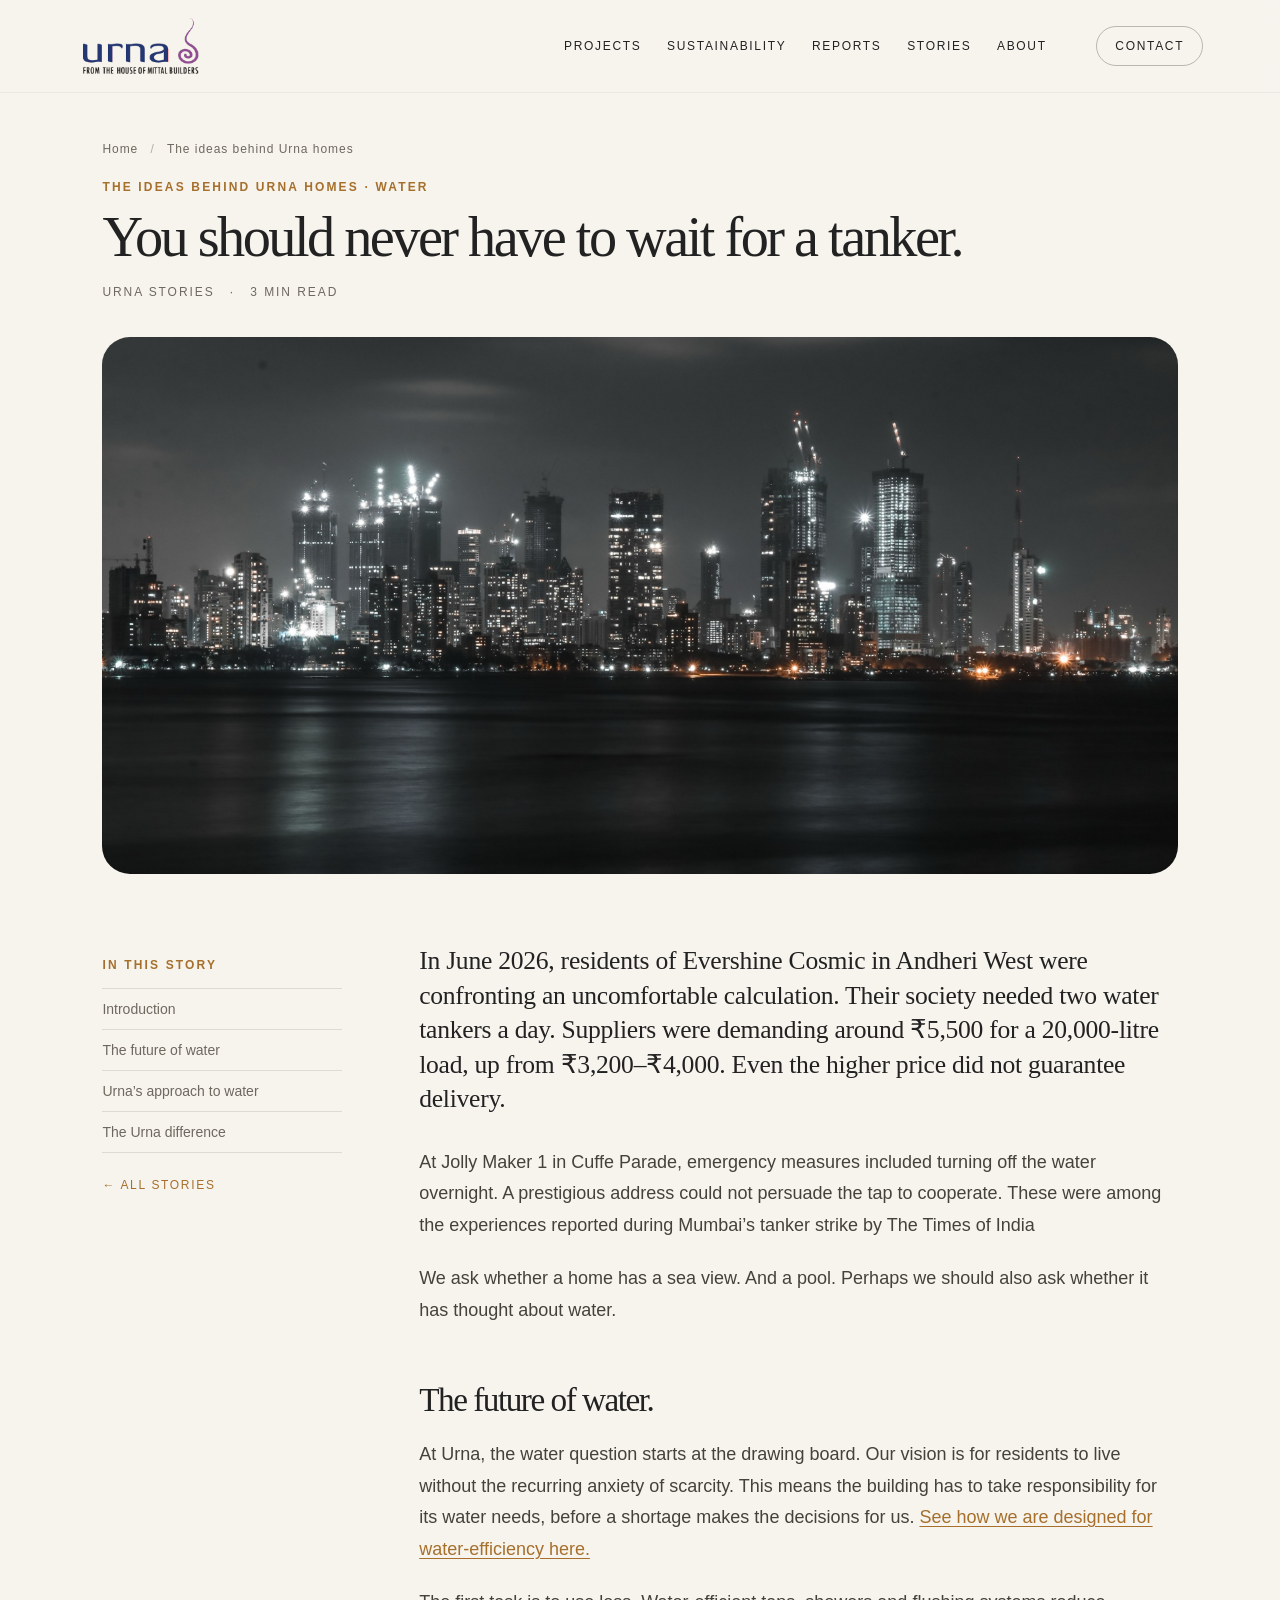
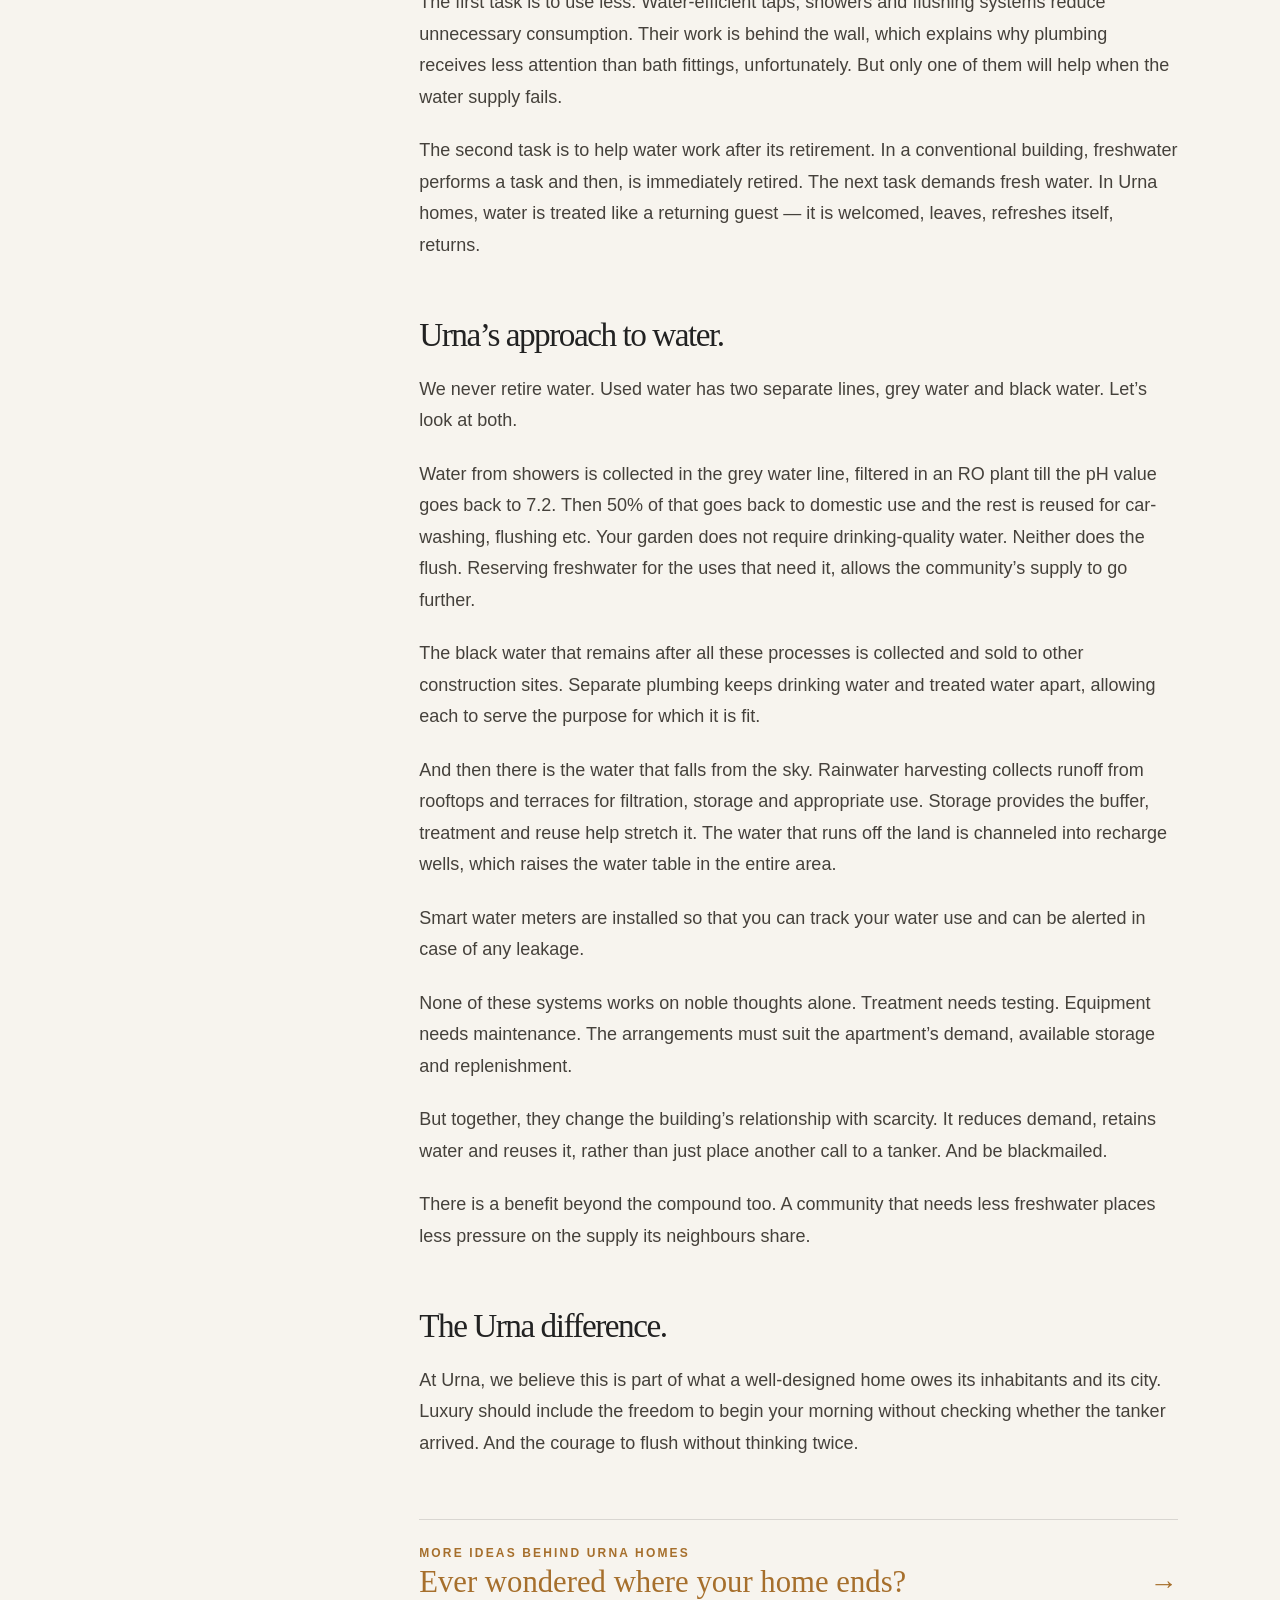
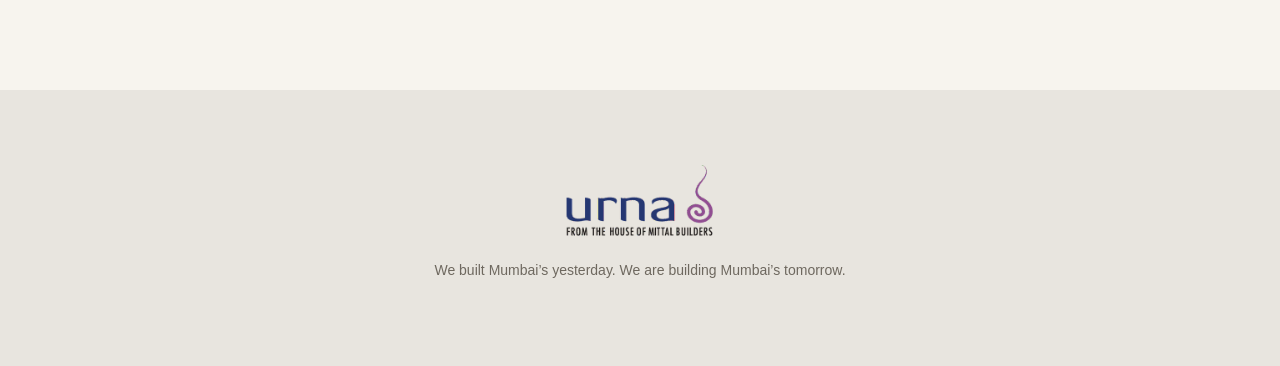
<file: stories/never-wait-for-a-tanker.html>
<!doctype html>
<html lang="en">
<head>
<meta charset="utf-8">
<meta name="viewport" content="width=device-width,initial-scale=1">
<title>You should never have to wait for a tanker — Urna</title>
<meta name="description" content="In June 2026, residents of Evershine Cosmic in Andheri West were confronting an uncomfortable calculation. Their society needed two water tankers a day. Su">
<link rel="stylesheet" href="../styles.css">
</head>
<body class="story-page">
<header class="nav">
  <a class="logo" href="../index.html"><img src="../assets/urna-logo-new.png" alt="Urna — from the House of Mittal Builders"></a>
  <nav id="site-menu">
    <a href="../index.html#projects">Projects</a>
    <a href="../index.html#sustainability">Sustainability</a>
    <a href="../index.html#reports">Reports</a>
    <a href="../index.html#stories">Stories</a>
    <a href="../index.html#about">About</a>
  </nav>
  <a class="pill" href="../index.html#contact">Contact</a>
</header>

<main class="story">
  <div class="story-top">
    <p class="crumbs"><a href="../index.html">Home</a> <span>/</span> <a href="../index.html#stories">The ideas behind Urna homes</a></p>
    <p class="eyebrow">The ideas behind Urna homes · Water</p>
    <h1>You should never have to wait for a tanker.</h1>
    <p class="story-meta">Urna stories <span>·</span> 3 min read</p>
  </div>
  <figure class="story-hero"><img src="../assets/mumbai.jpg" alt=""></figure>
  <div class="story-layout">
    <aside class="story-toc">
      <p class="eyebrow">In this story</p>
      <ol><li><a href="#story-start">Introduction</a></li><li><a href="#the-future-of-water">The future of water</a></li><li><a href="#urna-s-approach-to-water">Urna’s approach to water</a></li><li><a href="#the-urna-difference">The Urna difference</a></li></ol>
      <a class="toc-back" href="../index.html#stories">← All stories</a>
    </aside>
    <article class="story-body" id="story-start">
      <p class="story-lede">In June 2026, residents of Evershine Cosmic in Andheri West were confronting an uncomfortable calculation. Their society needed two water tankers a day. Suppliers were demanding around ₹5,500 for a 20,000-litre load, up from ₹3,200–₹4,000. Even the higher price did not guarantee delivery.</p>
      <p>At Jolly Maker 1 in Cuffe Parade, emergency measures included turning off the water overnight. A prestigious address could not persuade the tap to cooperate. These were among the experiences reported during Mumbai’s tanker strike by The Times of India</p>
      <p>We ask whether a home has a sea view. And a pool. Perhaps we should also ask whether it has thought about water.</p>
      <h2 id="the-future-of-water">The future of water.</h2>
      <p>At Urna, the water question starts at the drawing board. Our vision is for residents to live without the recurring anxiety of scarcity. This means the building has to take responsibility for its water needs, before a shortage makes the decisions for us. <a href="../assets/reports/water-conservation.jpg" data-poster="../assets/reports/water-conservation.jpg">See how we are designed for water-efficiency here.</a></p>
      <p>The first task is to use less. Water-efficient taps, showers and flushing systems reduce unnecessary consumption. Their work is behind the wall, which explains why plumbing receives less attention than bath fittings, unfortunately. But only one of them will help when the water supply fails.</p>
      <p>The second task is to help water work after its retirement. In a conventional building, freshwater performs a task and then, is immediately retired. The next task demands fresh water. In Urna homes, water is treated like a returning guest — it is welcomed, leaves, refreshes itself, returns.</p>
      <h2 id="urna-s-approach-to-water">Urna’s approach to water.</h2>
      <p>We never retire water. Used water has two separate lines, grey water and black water. Let’s look at both.</p>
      <p>Water from showers is collected in the grey water line, filtered in an RO plant till the pH value goes back to 7.2. Then 50% of that goes back to domestic use and the rest is reused for car-washing, flushing etc. Your garden does not require drinking-quality water. Neither does the flush. Reserving freshwater for the uses that need it, allows the community’s supply to go further.</p>
      <p>The black water that remains after all these processes is collected and sold to other construction sites. Separate plumbing keeps drinking water and treated water apart, allowing each to serve the purpose for which it is fit.</p>
      <p>And then there is the water that falls from the sky. Rainwater harvesting collects runoff from rooftops and terraces for filtration, storage and appropriate use. Storage provides the buffer, treatment and reuse help stretch it. The water that runs off the land is channeled into recharge wells, which raises the water table in the entire area.</p>
      <p>Smart water meters are installed so that you can track your water use and can be alerted in case of any leakage.</p>
      <p>None of these systems works on noble thoughts alone. Treatment needs testing. Equipment needs maintenance. The arrangements must suit the apartment’s demand, available storage and replenishment.</p>
      <p>But together, they change the building’s relationship with scarcity. It reduces demand, retains water and reuses it, rather than just place another call to a tanker. And be blackmailed.</p>
      <p>There is a benefit beyond the compound too. A community that needs less freshwater places less pressure on the supply its neighbours share.</p>
      <h2 id="the-urna-difference">The Urna difference.</h2>
      <p>At Urna, we believe this is part of what a well-designed home owes its inhabitants and its city. Luxury should include the freedom to begin your morning without checking whether the tanker arrived. And the courage to flush without thinking twice.</p>
      <a class="story-next" href="where-does-your-home-end.html">
        <span class="eyebrow">More ideas behind Urna homes</span>
        <strong>Ever wondered where your home ends?</strong>
        <em aria-hidden="true">→</em>
      </a>
    </article>
  </div>
</main>

<footer>
  <img src="../assets/urna-logo-new.png" alt="Urna">
  <p>We built Mumbai’s yesterday. We are building Mumbai’s tomorrow.</p>
</footer>

<div class="poster-viewer" id="poster-viewer">
  <button class="poster-close" aria-label="Close">×</button>
  <img id="poster-img" alt="">
</div>
<script src="../script.js"></script>
</body>
</html>
</file>
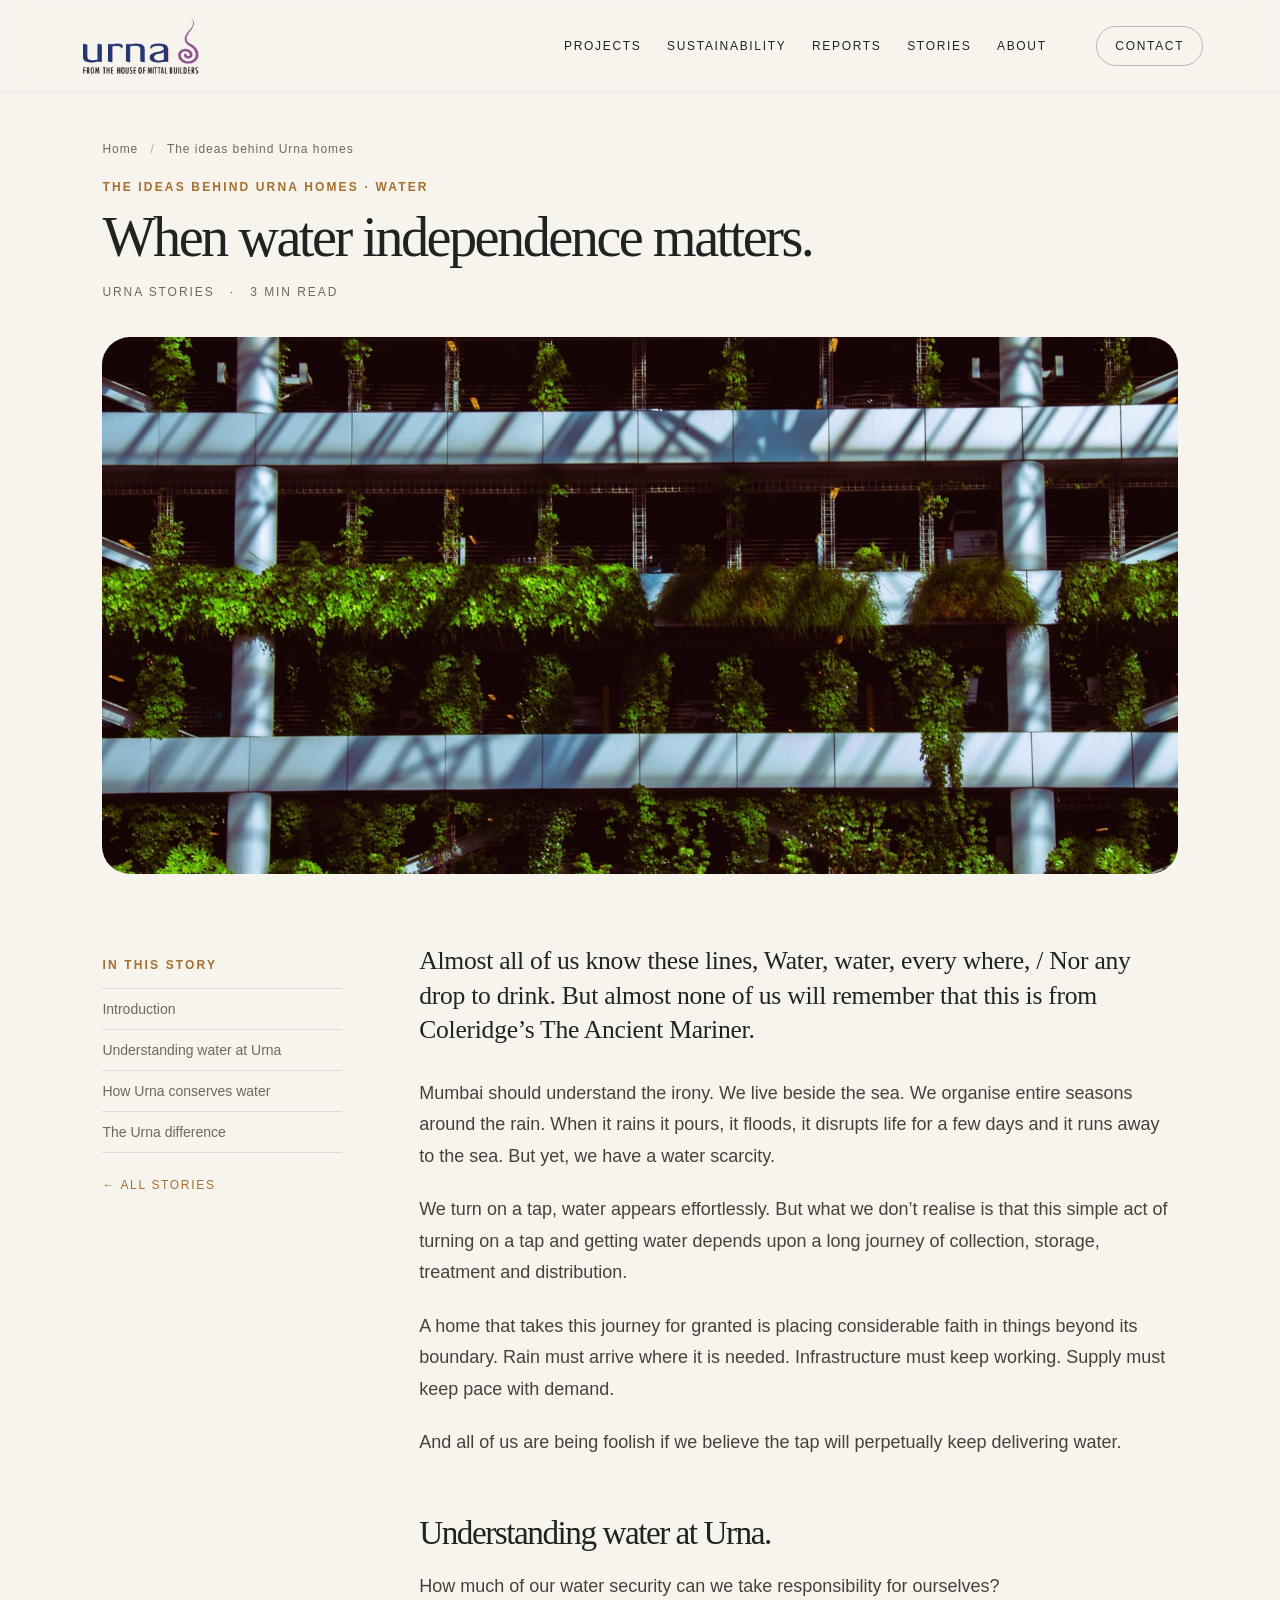
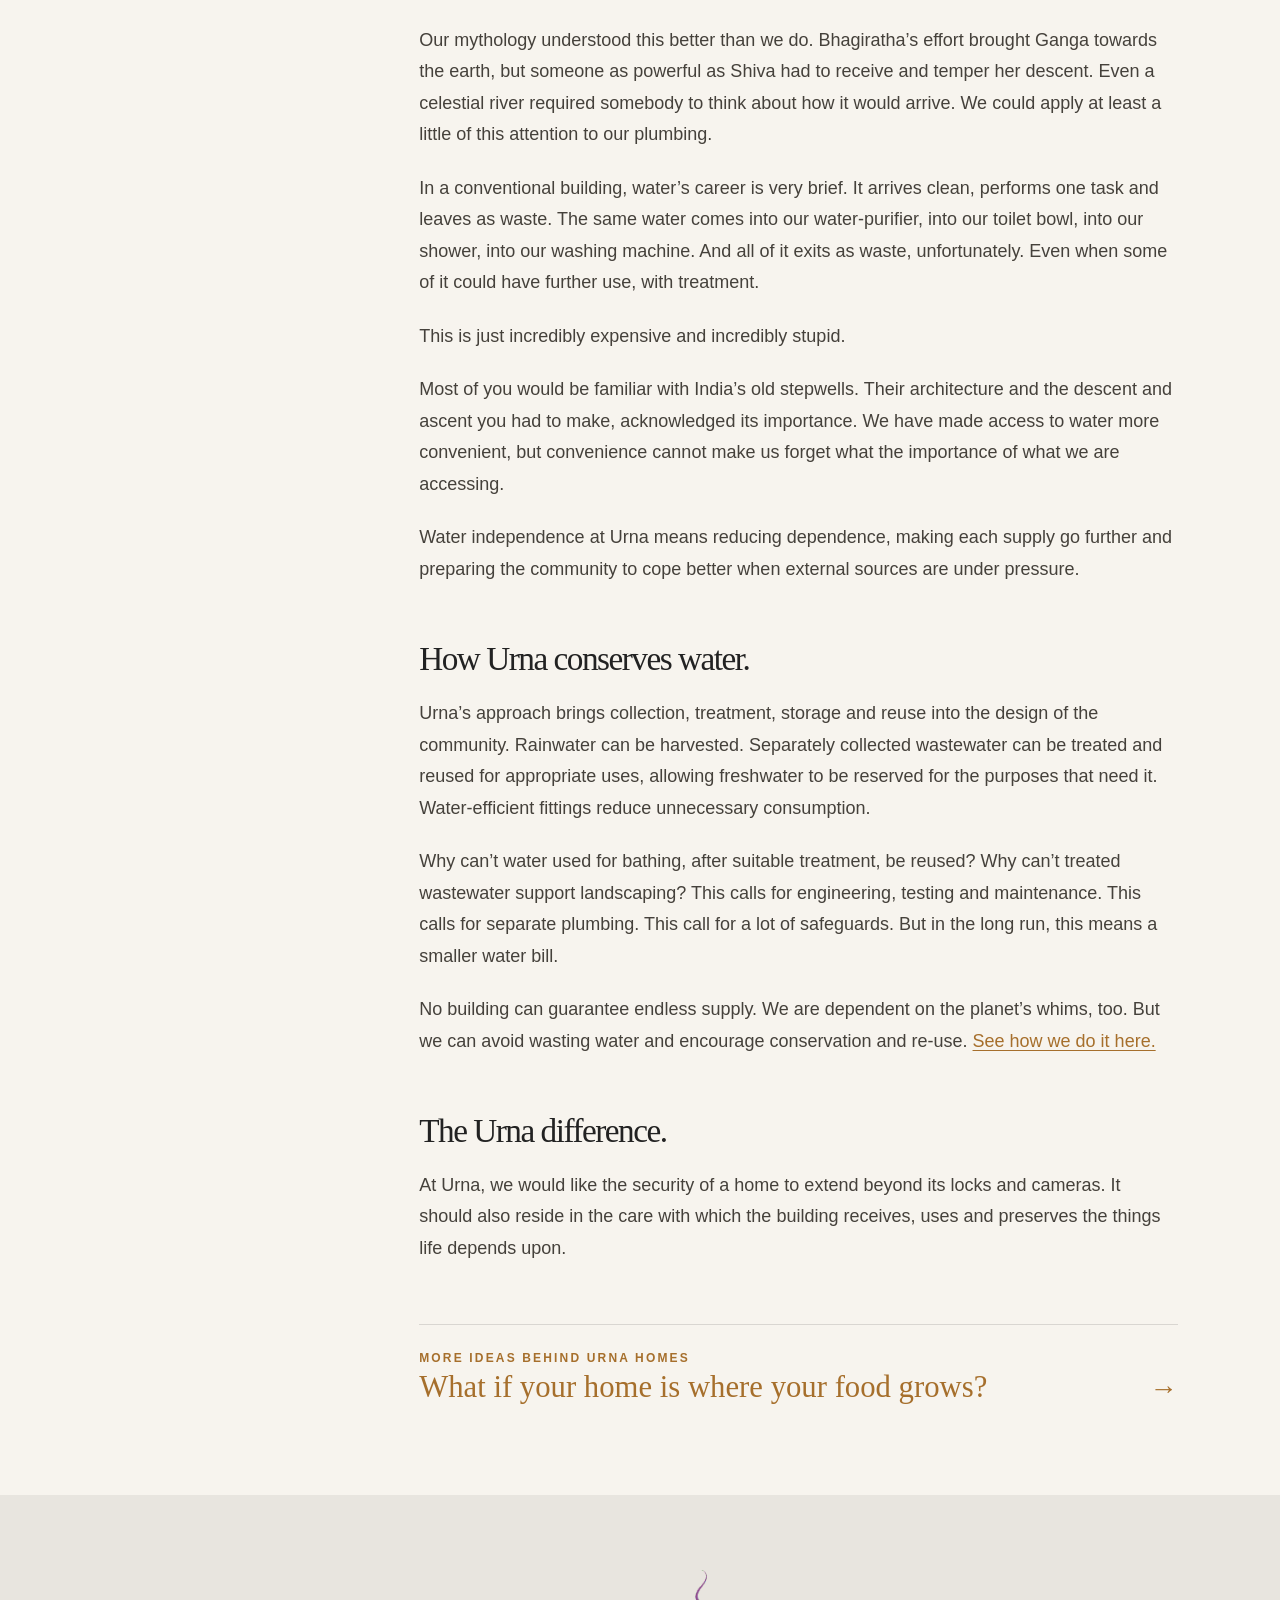
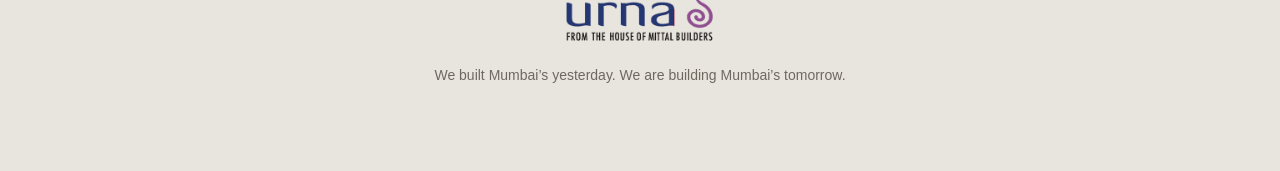
<file: stories/water-independence.html>
<!doctype html>
<html lang="en">
<head>
<meta charset="utf-8">
<meta name="viewport" content="width=device-width,initial-scale=1">
<title>When water independence matters — Urna</title>
<meta name="description" content="Almost all of us know these lines, Water, water, every where, / Nor any drop to drink. But almost none of us will remember that this is from Coleridge’s Th">
<link rel="stylesheet" href="../styles.css">
</head>
<body class="story-page">
<header class="nav">
  <a class="logo" href="../index.html"><img src="../assets/urna-logo-new.png" alt="Urna — from the House of Mittal Builders"></a>
  <nav id="site-menu">
    <a href="../index.html#projects">Projects</a>
    <a href="../index.html#sustainability">Sustainability</a>
    <a href="../index.html#reports">Reports</a>
    <a href="../index.html#stories">Stories</a>
    <a href="../index.html#about">About</a>
  </nav>
  <a class="pill" href="../index.html#contact">Contact</a>
</header>

<main class="story">
  <div class="story-top">
    <p class="crumbs"><a href="../index.html">Home</a> <span>/</span> <a href="../index.html#stories">The ideas behind Urna homes</a></p>
    <p class="eyebrow">The ideas behind Urna homes · Water</p>
    <h1>When water independence matters.</h1>
    <p class="story-meta">Urna stories <span>·</span> 3 min read</p>
  </div>
  <figure class="story-hero"><img src="../assets/bio-4.jpeg" alt=""></figure>
  <div class="story-layout">
    <aside class="story-toc">
      <p class="eyebrow">In this story</p>
      <ol><li><a href="#story-start">Introduction</a></li><li><a href="#understanding-water-at-urna">Understanding water at Urna</a></li><li><a href="#how-urna-conserves-water">How Urna conserves water</a></li><li><a href="#the-urna-difference">The Urna difference</a></li></ol>
      <a class="toc-back" href="../index.html#stories">← All stories</a>
    </aside>
    <article class="story-body" id="story-start">
      <p class="story-lede">Almost all of us know these lines, Water, water, every where, / Nor any drop to drink. But almost none of us will remember that this is from Coleridge’s The Ancient Mariner.</p>
      <p>Mumbai should understand the irony. We live beside the sea. We organise entire seasons around the rain. When it rains it pours, it floods, it disrupts life for a few days and it runs away to the sea. But yet, we have a water scarcity.</p>
      <p>We turn on a tap, water appears effortlessly. But what we don’t realise is that this simple act of turning on a tap and getting water depends upon a long journey of collection, storage, treatment and distribution.</p>
      <p>A home that takes this journey for granted is placing considerable faith in things beyond its boundary. Rain must arrive where it is needed. Infrastructure must keep working. Supply must keep pace with demand.</p>
      <p>And all of us are being foolish if we believe the tap will perpetually keep delivering water.</p>
      <h2 id="understanding-water-at-urna">Understanding water at Urna.</h2>
      <p>How much of our water security can we take responsibility for ourselves?</p>
      <p>Our mythology understood this better than we do. Bhagiratha’s effort brought Ganga towards the earth, but someone as powerful as Shiva had to receive and temper her descent. Even a celestial river required somebody to think about how it would arrive. We could apply at least a little of this attention to our plumbing.</p>
      <p>In a conventional building, water’s career is very brief. It arrives clean, performs one task and leaves as waste. The same water comes into our water-purifier, into our toilet bowl, into our shower, into our washing machine. And all of it exits as waste, unfortunately. Even when some of it could have further use, with treatment.</p>
      <p>This is just incredibly expensive and incredibly stupid.</p>
      <p>Most of you would be familiar with India’s old stepwells. Their architecture and the descent and ascent you had to make, acknowledged its importance. We have made access to water more convenient, but convenience cannot make us forget what the importance of what we are accessing.</p>
      <p>Water independence at Urna means reducing dependence, making each supply go further and preparing the community to cope better when external sources are under pressure.</p>
      <h2 id="how-urna-conserves-water">How Urna conserves water.</h2>
      <p>Urna’s approach brings collection, treatment, storage and reuse into the design of the community. Rainwater can be harvested. Separately collected wastewater can be treated and reused for appropriate uses, allowing freshwater to be reserved for the purposes that need it. Water-efficient fittings reduce unnecessary consumption.</p>
      <p>Why can’t water used for bathing, after suitable treatment, be reused? Why can’t treated wastewater support landscaping? This calls for engineering, testing and maintenance. This calls for separate plumbing. This call for a lot of safeguards. But in the long run, this means a smaller water bill.</p>
      <p>No building can guarantee endless supply. We are dependent on the planet’s whims, too. But we can avoid wasting water and encourage conservation and re-use. <a href="../assets/reports/water-conservation.jpg" data-poster="../assets/reports/water-conservation.jpg">See how we do it here.</a></p>
      <h2 id="the-urna-difference">The Urna difference.</h2>
      <p>At Urna, we would like the security of a home to extend beyond its locks and cameras. It should also reside in the care with which the building receives, uses and preserves the things life depends upon.</p>
      <a class="story-next" href="grow-food-at-home.html">
        <span class="eyebrow">More ideas behind Urna homes</span>
        <strong>What if your home is where your food grows?</strong>
        <em aria-hidden="true">→</em>
      </a>
    </article>
  </div>
</main>

<footer>
  <img src="../assets/urna-logo-new.png" alt="Urna">
  <p>We built Mumbai’s yesterday. We are building Mumbai’s tomorrow.</p>
</footer>

<div class="poster-viewer" id="poster-viewer">
  <button class="poster-close" aria-label="Close">×</button>
  <img id="poster-img" alt="">
</div>
<script src="../script.js"></script>
</body>
</html>
</file>
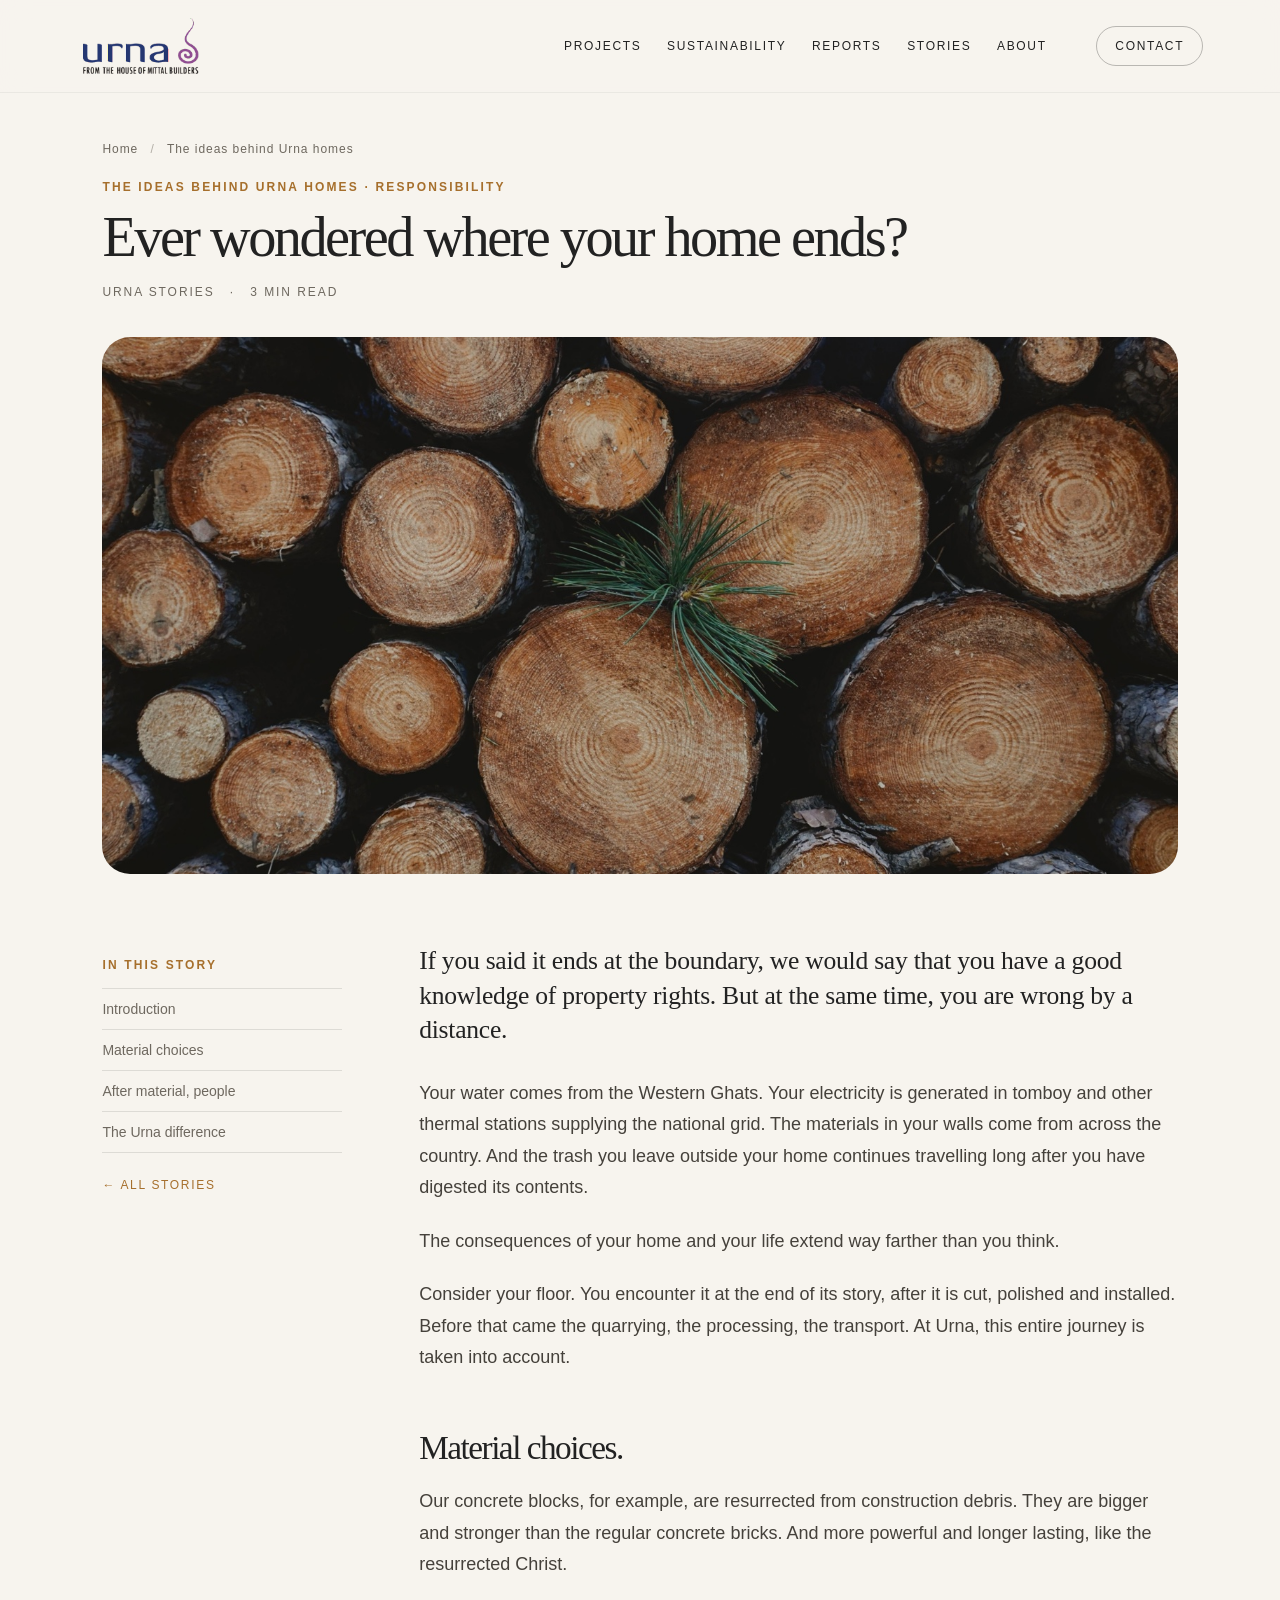
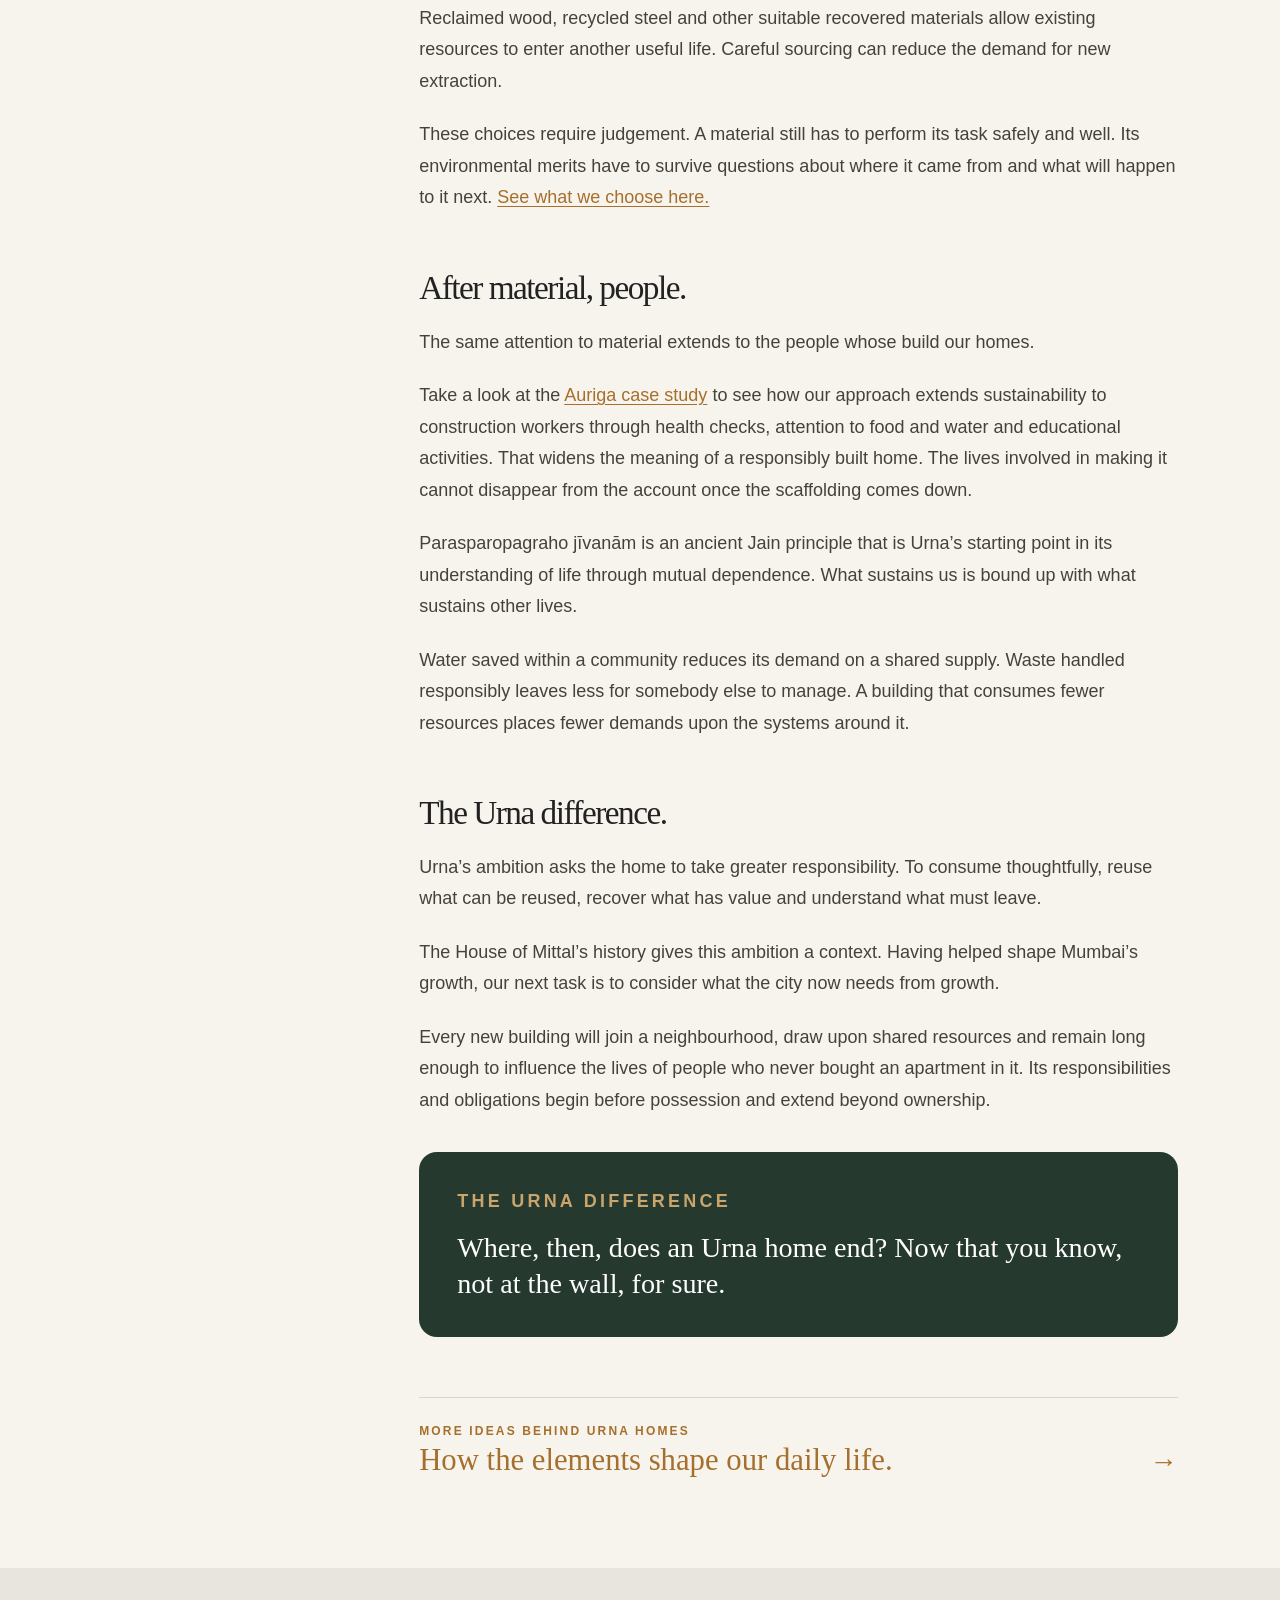
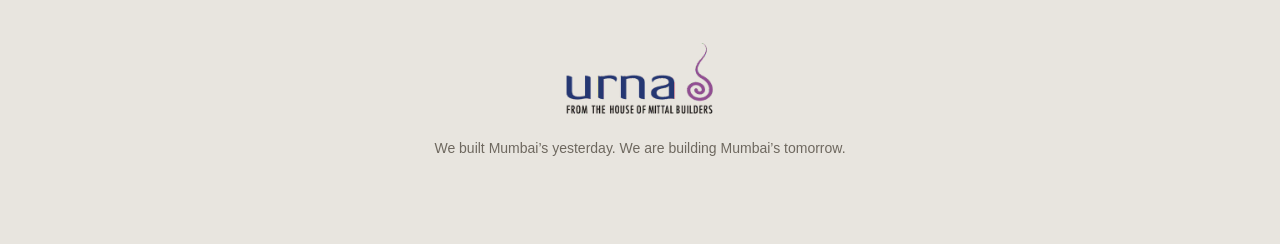
<file: stories/where-does-your-home-end.html>
<!doctype html>
<html lang="en">
<head>
<meta charset="utf-8">
<meta name="viewport" content="width=device-width,initial-scale=1">
<title>Ever wondered where your home ends? — Urna</title>
<meta name="description" content="If you said it ends at the boundary, we would say that you have a good knowledge of property rights. But at the same time, you are wrong by a distance.">
<link rel="stylesheet" href="../styles.css">
</head>
<body class="story-page">
<header class="nav">
  <a class="logo" href="../index.html"><img src="../assets/urna-logo-new.png" alt="Urna — from the House of Mittal Builders"></a>
  <nav id="site-menu">
    <a href="../index.html#projects">Projects</a>
    <a href="../index.html#sustainability">Sustainability</a>
    <a href="../index.html#reports">Reports</a>
    <a href="../index.html#stories">Stories</a>
    <a href="../index.html#about">About</a>
  </nav>
  <a class="pill" href="../index.html#contact">Contact</a>
</header>

<main class="story">
  <div class="story-top">
    <p class="crumbs"><a href="../index.html">Home</a> <span>/</span> <a href="../index.html#stories">The ideas behind Urna homes</a></p>
    <p class="eyebrow">The ideas behind Urna homes · Responsibility</p>
    <h1>Ever wondered where your home ends?</h1>
    <p class="story-meta">Urna stories <span>·</span> 3 min read</p>
  </div>
  <figure class="story-hero"><img src="../assets/materials-image.jpeg" alt=""></figure>
  <div class="story-layout">
    <aside class="story-toc">
      <p class="eyebrow">In this story</p>
      <ol><li><a href="#story-start">Introduction</a></li><li><a href="#material-choices">Material choices</a></li><li><a href="#after-material-people">After material, people</a></li><li><a href="#the-urna-difference">The Urna difference</a></li></ol>
      <a class="toc-back" href="../index.html#stories">← All stories</a>
    </aside>
    <article class="story-body" id="story-start">
      <p class="story-lede">If you said it ends at the boundary, we would say that you have a good knowledge of property rights. But at the same time, you are wrong by a distance.</p>
      <p>Your water comes from the Western Ghats. Your electricity is generated in tomboy and other thermal stations supplying the national grid. The materials in your walls come from across the country. And the trash you leave outside your home continues travelling long after you have digested its contents.</p>
      <p>The consequences of your home and your life extend way farther than you think.</p>
      <p>Consider your floor. You encounter it at the end of its story, after it is cut, polished and installed. Before that came the quarrying, the processing, the transport. At Urna, this entire journey is taken into account.</p>
      <h2 id="material-choices">Material choices.</h2>
      <p>Our concrete blocks, for example, are resurrected from construction debris. They are bigger and stronger than the regular concrete bricks. And more powerful and longer lasting, like the resurrected Christ.</p>
      <p>Reclaimed wood, recycled steel and other suitable recovered materials allow existing resources to enter another useful life. Careful sourcing can reduce the demand for new extraction.</p>
      <p>These choices require judgement. A material still has to perform its task safely and well. Its environmental merits have to survive questions about where it came from and what will happen to it next. <a href="../index.html#reports">See what we choose here.</a></p>
      <h2 id="after-material-people">After material, people.</h2>
      <p>The same attention to material extends to the people whose build our homes.</p>
      <p>Take a look at the <a href="../assets/reports/mittal-auriga-sustainability-report.pdf" target="_blank" rel="noopener">Auriga case study</a> to see how our approach extends sustainability to construction workers through health checks, attention to food and water and educational activities. That widens the meaning of a responsibly built home. The lives involved in making it cannot disappear from the account once the scaffolding comes down.</p>
      <p>Parasparopagraho jīvanām is an ancient Jain principle that is Urna’s starting point in its understanding of life through mutual dependence. What sustains us is bound up with what sustains other lives.</p>
      <p>Water saved within a community reduces its demand on a shared supply. Waste handled responsibly leaves less for somebody else to manage. A building that consumes fewer resources places fewer demands upon the systems around it.</p>
      <h2 id="the-urna-difference">The Urna difference.</h2>
      <p>Urna’s ambition asks the home to take greater responsibility. To consume thoughtfully, reuse what can be reused, recover what has value and understand what must leave.</p>
      <p>The House of Mittal’s history gives this ambition a context. Having helped shape Mumbai’s growth, our next task is to consider what the city now needs from growth.</p>
      <p>Every new building will join a neighbourhood, draw upon shared resources and remain long enough to influence the lives of people who never bought an apartment in it. Its responsibilities and obligations begin before possession and extend beyond ownership.</p>
      <blockquote class="story-quote"><p class="eyebrow">The Urna difference</p><p>Where, then, does an Urna home end? Now that you know, not at the wall, for sure.</p></blockquote>
      <a class="story-next" href="elements-and-daily-life.html">
        <span class="eyebrow">More ideas behind Urna homes</span>
        <strong>How the elements shape our daily life.</strong>
        <em aria-hidden="true">→</em>
      </a>
    </article>
  </div>
</main>

<footer>
  <img src="../assets/urna-logo-new.png" alt="Urna">
  <p>We built Mumbai’s yesterday. We are building Mumbai’s tomorrow.</p>
</footer>

<div class="poster-viewer" id="poster-viewer">
  <button class="poster-close" aria-label="Close">×</button>
  <img id="poster-img" alt="">
</div>
<script src="../script.js"></script>
</body>
</html>
</file>
<file: styles.css>
:root{--stone:#e8e5df;--warm:#f7f4ee;--ink:#222;--muted:#6e685f;--bronze:#a66f2c;--blue:#263f8f;--dark:#202020}
*{box-sizing:border-box}html{scroll-behavior:smooth}body{margin:0;background:var(--warm);color:var(--ink);font-family:Inter,Helvetica Neue,Arial,sans-serif}
h1,h2,h3{font-family:Georgia,serif;font-weight:400;letter-spacing:-.045em}h1{font-size:clamp(64px,4vw,142px);line-height:.88;margin:0 0 24px}h2{font-size:clamp(42px,5.5vw,92px);line-height:.94;margin:0 0 28px;}h3{font-size:34px;margin:0 0 12px}p{font-size:18px;line-height:1.65;color:var(--muted)}.eyebrow{font-size:12px;text-transform:uppercase;letter-spacing:.18em;color:var(--bronze);font-weight:700}
.nav{position:fixed;top:0;left:0;width:100%;z-index:20;display:flex;align-items:center;justify-content:space-between;padding:18px 6vw;background:rgba(247,244,238,.92);backdrop-filter:blur(14px);border-bottom:1px solid rgba(0,0,0,.05)}.logo img{height:56px}.nav nav{display:flex;gap:28px;align-items:center}.nav a{text-decoration:none;color:#222;text-transform:uppercase;letter-spacing:.14em;font-size:12px}.pill{border:1px solid rgba(0,0,0,.25);border-radius:999px;padding:12px 18px}
.hero{min-height:100vh;position:relative;display:flex;align-items:flex-end;overflow:hidden;padding:150px 8vw 82px;color:#fff}.hero:before{content:"";position:absolute;inset:0;background:linear-gradient(90deg,rgba(0,0,0,.7),rgba(0,0,0,.2),rgba(0,0,0,.04));z-index:1}.hero img,.hero-mosaic img{width:100%;height:100%;object-fit:cover}.hero>img{position:absolute;inset:0}.veil{position:absolute;inset:0;background:linear-gradient(90deg,rgba(0,0,0,.72),rgba(0,0,0,.12));z-index:1}.hero-grid{display:grid;grid-template-columns:1fr 1fr;gap:60px;align-items:end;width:100%;position:relative;z-index:2}.hero-copy,.final-copy{position:relative;z-index:2}.lead{font-size:24px;max-width:760px;color:#fff}.cta-row{display:flex;gap:12px;flex-wrap:wrap;margin-top:34px}.button{border-radius:999px;padding:14px 22px;text-decoration:none;text-transform:uppercase;letter-spacing:.12em;font-size:12px;display:inline-block}.primary{background:#fff;color:#111}.ghost{border:1px solid rgba(255,255,255,.5);color:#fff}.darkbtn{background:#222;color:#fff}.hero-mosaic{height:70vh;display:grid;grid-template-columns:1fr 1fr;grid-template-rows:1fr 1fr;gap:16px}.hero-mosaic img{border-radius:28px}.hero-mosaic img:first-child{grid-row:span 2}
.chapter{padding:120px 8vw}.legacy{background:#f6f3ed}.legacy>p{max-width:850px}.legacy-strip{display:grid;grid-template-columns:repeat(4,1fr);gap:18px;margin-top:60px}.legacy-strip div,.report-grid a,.progress-grid article{background:#fff;border:1px solid rgba(0,0,0,.08);border-radius:24px;padding:34px}.legacy-strip b{font-family:Georgia,serif;font-size:46px;color:var(--bronze);display:block}.legacy-strip span{text-transform:uppercase;letter-spacing:.12em;font-size:12px;color:var(--muted)}
.project-grid{display:grid;grid-template-columns:repeat(6,1fr);gap:28px;margin-top:50px}.project-card{grid-column:span 3;background:#fff;border-radius:34px;overflow:hidden;box-shadow:0 20px 80px rgba(0,0,0,.07)}.project-card:nth-child(n+3){grid-column:span 2}.project-card img{width:100%;height:460px;object-fit:cover;display:block}.project-card div{padding:38px}.text-link{color:var(--bronze);text-transform:uppercase;letter-spacing:.12em;font-size:12px;text-decoration:none}
.sustainability{background:#202020;color:#fff}.sustainability p{color:#d8d3ca}.systems{display:grid;grid-template-columns:repeat(5,1fr);gap:16px;margin-top:50px}.systems button{min-height:220px;border:1px solid rgba(255,255,255,.14);background:#2c2c2c;color:#fff;border-radius:26px;text-align:left;padding:30px;font-family:Georgia,serif;font-size:34px;cursor:pointer}.systems span{display:block;font-family:Inter,sans-serif;font-size:12px;text-transform:uppercase;letter-spacing:.12em;color:#aaa;margin-top:18px}
.split{display:grid;grid-template-columns:1fr 1fr;gap:70px;align-items:center}.split img{width:100%;height:620px;object-fit:cover;border-radius:34px}
.story-grid{display:grid;grid-template-columns:repeat(4,1fr);gap:20px;margin-top:50px}.story-grid article{background:#fff;border-radius:24px;overflow:hidden}.story-grid img{width:100%;height:220px;object-fit:cover}.story-grid h3,.story-grid p{padding:0 24px}.story-grid p{padding-bottom:24px}
.reports{background:var(--stone)}.report-grid,.progress-grid{display:grid;grid-template-columns:repeat(4,1fr);gap:18px;margin-top:50px}.report-grid a{font-family:Georgia,serif;font-size:28px;color:#222;text-decoration:none}
.community{display:grid;grid-template-columns:1fr 1fr;gap:70px;align-items:center;background:#202020;color:#fff}.community p{color:#d8d3ca}.community img{width:100%;height:640px;object-fit:cover;border-radius:34px}
.progress-grid{grid-template-columns:1fr 1fr}.progress-grid a{color:var(--bronze);text-decoration:none;text-transform:uppercase;letter-spacing:.12em;font-size:12px}
.final h2{color:#fff}.signature{background:#222;color:#fff;text-align:center;padding:80px 8vw;position:relative;overflow:hidden}.signature:before{content:"urna";position:absolute;left:50%;top:50%;transform:translate(-50%,-50%);font-size:24vw;font-weight:800;font-family:Inter,sans-serif;opacity:.035}.signature h2{position:relative;margin:auto}
footer{text-align:center;background:var(--stone);padding:70px 8vw}footer img{height:54px}footer p{font-size:14px}.poster-viewer{position:fixed;inset:0;background:rgba(0,0,0,.88);z-index:100;display:none;align-items:center;justify-content:center}.poster-viewer.open{display:flex}.poster-viewer img{max-width:88vw;max-height:88vh;border-radius:16px}.poster-close{position:absolute;top:28px;right:34px;background:rgba(255,255,255,.1);color:#fff;border:0;border-radius:50%;width:54px;height:54px;font-size:36px;cursor:pointer}
@media(max-width:900px){.nav nav{display:none}.hero-grid,.project-grid,.split,.community,.legacy-strip,.story-grid,.report-grid,.progress-grid,.systems{grid-template-columns:1fr}.project-card,.project-card:nth-child(n+3){grid-column:auto}.hero-mosaic{display:none}.chapter,.hero{padding-left:6vw;padding-right:6vw}.project-card img,.split img,.community img{height:360px}}

.commitments{background:#f6f3ed}
.dashboard{background:#202020;color:#fff}
.dashboard .report-grid a{background:#2c2c2c;color:#fff;border-color:rgba(255,255,255,.1)}
.materials{background:#e8e5df}
.futurelab{background:#f7f4ee}


/* v3 refinements */
.nav .logo img,
footer img{
  height:81px;
}
.hero:before{
  background:linear-gradient(90deg,rgba(0,0,0,.76),rgba(0,0,0,.26),rgba(0,0,0,.08));
}
.hero .eyebrow{
  font-size:15px;
}
.difference-grid{
  display:grid;
  grid-template-columns:repeat(4,1fr);
  gap:18px;
  margin:46px 0 34px;
}
.difference-grid article{
  background:#fff;
  border:1px solid rgba(0,0,0,.08);
  border-radius:24px;
  padding:30px;
}
.difference-grid h3{
  font-size:30px;
}
.report-grid a,
.story-grid article,
.progress-grid article,
.legacy-strip div,
.difference-grid article{
  text-align:center;
}
.dashboard{
  position:relative;
  overflow:hidden;
}
.dashboard:before{
  content:"";
  position:absolute;
  inset:0;
  background:url('assets/measure-image.jpg') center/cover no-repeat;
  opacity:.18;
  filter:saturate(.85);
}
.dashboard > *{
  position:relative;
  z-index:1;
}
.materials{
  position:relative;
  overflow:hidden;
}
.materials:before{
  content:"";
  position:absolute;
  inset:0;
  background:url('assets/materials-image.jpeg') center/cover no-repeat;
  opacity:.18;
}
.materials > *{
  position:relative;
  z-index:1;
}
.manifesto-page{
  background:#f7f4ee;
}
.manifesto-hero{
  min-height:90vh;
  display:flex;
  align-items:flex-end;
  padding:150px 8vw 90px;
  background:
    linear-gradient(90deg,rgba(0,0,0,.72),rgba(0,0,0,.18)),
    url('assets/mumbai.jpg') center/cover no-repeat;
  color:#fff;
}
.manifesto-hero h1{
  color:#fff;
}
.manifesto-text{
  padding:110px 8vw;
  max-width:1100px;
  margin:auto;
}
.manifesto-text p{
  font-family:Georgia,serif;
  font-size:clamp(26px,3vw,42px);
  line-height:1.22;
  color:#2a2926;
  margin:0 0 46px;
}
.manifesto-text h2{
  margin:90px 0 42px;
}
@media(max-width:900px){
  .difference-grid{grid-template-columns:1fr;}
  .nav .logo img,footer img{height:62px;}
}


/* v4 — Restore original Urna Difference section */
.original-difference{
  background:#f7f4ee;
}
.original-difference .split{
  display:grid;
  grid-template-columns:1fr 1.1fr;
  gap:70px;
  align-items:center;
}
.original-difference h2{
  font-size:clamp(54px,6.2vw,105px);
  line-height:.9;
}
.original-difference p:not(.eyebrow){
  max-width:740px;
  font-size:20px;
}
.original-difference img{
  width:100%;
  height:620px;
  object-fit:cover;
  border-radius:34px;
}
.manifesto-btn{
  margin-top:34px;
  border:1px solid rgba(0,0,0,.28);
  color:#222;
  background:transparent;
}
.manifesto-btn:hover{
  background:#222;
  color:#fff;
}

@media(max-width:900px){
  .original-difference .split{
    grid-template-columns:1fr;
  }
  .original-difference img{
    height:380px;
  }
}


/* ==========================================================
   v5 — Mother-site content revisions + responsive header
   ========================================================== */
:root{--headline:clamp(34px,4.4vw,84px)}

/* One consistent headline size across every frame */
h1,h2,
.original-difference h2,
.manifesto-hero h1{font-size:var(--headline);line-height:.98}
h1{margin:0 0 24px}
.sustainability h2,.signature h2{max-width:none}
@media(min-width:1101px){.one-line{white-space:nowrap}}

/* ---------- Header ---------- */
.nav{padding:14px 6vw;gap:24px;transition:padding .25s ease,box-shadow .25s ease}
.nav.scrolled{box-shadow:0 6px 30px rgba(0,0,0,.06)}
.nav .logo{display:flex;align-items:center;flex:0 0 auto}
.nav .logo img{height:64px;width:auto;display:block}
.nav nav{gap:clamp(16px,2vw,28px)}
.nav nav a{white-space:nowrap}
.nav nav a:not(.pill){position:relative;padding:6px 0}
.nav nav a:not(.pill):after{content:"";position:absolute;left:0;right:0;bottom:0;height:1px;background:currentColor;transform:scaleX(0);transform-origin:left;transition:transform .25s ease}
.nav nav a:not(.pill):hover:after{transform:scaleX(1)}
.pill{transition:background .2s,color .2s}.pill:hover{background:#222;color:#fff!important}
.nav-toggle{display:none;width:46px;height:46px;border:1px solid rgba(0,0,0,.2);border-radius:50%;background:transparent;cursor:pointer;position:relative;flex:0 0 auto}
.nav-toggle span{position:absolute;left:13px;right:13px;height:1.5px;background:#222;border-radius:2px;transition:transform .25s ease,opacity .2s ease}
.nav-toggle span:nth-child(1){top:16px}.nav-toggle span:nth-child(2){top:22px}.nav-toggle span:nth-child(3){top:28px}
.menu-open .nav-toggle span:nth-child(1){transform:translateY(6px) rotate(45deg)}
.menu-open .nav-toggle span:nth-child(2){opacity:0}
.menu-open .nav-toggle span:nth-child(3){transform:translateY(-6px) rotate(-45deg)}
body.menu-lock{overflow:hidden}

/* Same link row as desktop on every device */
.nav nav{margin-left:auto}
.nav>.pill{flex:0 0 auto;margin-left:clamp(14px,2vw,28px);white-space:nowrap}
.nav-toggle{display:none!important}
@media(max-width:1100px){
  .nav{padding:12px 4vw;gap:16px}
  .nav .logo img{height:52px}
  .nav nav{display:flex;gap:clamp(12px,1.8vw,22px)}
  .nav a{font-size:11px;letter-spacing:.1em}
  .nav>.pill{padding:10px 15px}
}
@media(max-width:820px){
  .nav{flex-wrap:wrap;row-gap:0;padding:10px 5vw 0}
  .nav .logo img{height:44px}
  .nav>.pill{order:2;margin-left:auto;padding:9px 14px;font-size:10.5px}
  .nav nav{order:3;width:100%;margin:10px 0 0;padding:11px 0 12px;border-top:1px solid rgba(0,0,0,.07);
    justify-content:space-between;gap:12px;overflow-x:auto;scrollbar-width:none;-webkit-overflow-scrolling:touch}
  .nav nav::-webkit-scrollbar{display:none}
  .nav nav a{font-size:10.5px;letter-spacing:.07em;flex:0 0 auto}
  .nav nav a:not(.pill){padding:2px 0}
}
@media(max-width:430px){
  .nav nav{gap:8px}
  .nav nav a{font-size:10px;letter-spacing:.04em}
}
@media(max-width:350px){
  .nav nav a{font-size:9px;letter-spacing:.02em}
}
@media(max-width:600px){footer img{height:56px}}

/* ---------- "Rendering" label ---------- */
.render-tag{position:absolute;right:18px;bottom:14px;z-index:3;font-family:Inter,Helvetica Neue,Arial,sans-serif;font-size:10px;letter-spacing:.14em;text-transform:uppercase;color:rgba(255,255,255,.9);text-shadow:0 1px 6px rgba(0,0,0,.45);pointer-events:none}
.hero>.render-tag{right:6vw;bottom:24px}
.render-figure{position:relative;margin:0}
.render-figure img{display:block}
.render-figure .render-tag{right:22px;bottom:18px}

/* ---------- Frame separation: projects get their own tone ---------- */
.projects{background:var(--stone)}
.project-card.coming,.project-card:nth-child(n+3){grid-column:span 3}
.project-card.coming img{height:380px}

/* ---------- Horizontal rails with arrows ---------- */
.rail-head{display:flex;align-items:flex-end;justify-content:space-between;gap:24px}
.rail-head h2{margin-bottom:0}
.rail-arrows{display:flex;gap:10px;flex:0 0 auto;padding-bottom:8px}
.rail-btn{width:52px;height:52px;border-radius:50%;border:1px solid rgba(0,0,0,.25);background:transparent;color:#222;font-size:20px;cursor:pointer;transition:background .2s,color .2s,opacity .2s}
.rail-btn:hover:not(:disabled){background:#222;color:#fff}
.rail-btn:disabled{opacity:.3;cursor:default}
.chapter .rail{display:grid;grid-template-columns:none;grid-auto-flow:column;grid-auto-columns:calc((100% - 60px)/4);gap:20px;
  overflow-x:auto;scroll-snap-type:x mandatory;scrollbar-width:none;-webkit-overflow-scrolling:touch;padding-bottom:4px}
.chapter .rail::-webkit-scrollbar{display:none}
.chapter .rail>*{scroll-snap-align:start}
@media(max-width:1100px){.chapter .rail{grid-auto-columns:calc((100% - 20px)/2.3)}}
@media(max-width:600px){.chapter .rail{grid-auto-columns:84%;gap:14px}.rail-btn{width:44px;height:44px;font-size:17px}.rail-head{align-items:flex-end}}

/* Story cards */
.story-card{display:flex;flex-direction:column;background:#fff;border-radius:24px;overflow:hidden;text-decoration:none;color:inherit;text-align:center;transition:transform .25s ease,box-shadow .25s ease}
.story-card:hover{transform:translateY(-4px);box-shadow:0 18px 50px rgba(0,0,0,.08)}
.story-card img{width:100%;height:220px;object-fit:cover;display:block}
.story-card h3{font-size:clamp(22px,1.9vw,30px);line-height:1.08;padding:22px 22px 0;margin:0 0 10px}
.story-card p{font-size:15px;line-height:1.5;padding:0 22px 26px;margin:0}

/* Report cards */
.reports .rail a{min-height:150px;display:flex;align-items:center;justify-content:center;line-height:1.15;font-size:clamp(22px,1.8vw,28px);transition:transform .25s ease,box-shadow .25s ease}
.reports .rail a:hover{transform:translateY(-4px);box-shadow:0 18px 50px rgba(0,0,0,.08)}
.reports .rail a.soon{flex-direction:column;gap:12px;pointer-events:none}
.reports .rail a.soon:after{content:"Coming soon";font-family:Inter,Helvetica Neue,Arial,sans-serif;font-size:11px;letter-spacing:.14em;text-transform:uppercase;color:var(--muted)}

/* ---------- Measured savings (ring gauges) ---------- */
.gauges{display:grid;grid-template-columns:repeat(4,1fr);gap:28px;margin-top:56px;text-align:center}
.gauge{display:flex;flex-direction:column;align-items:center;gap:18px}
.gauge-label{font-size:14px;letter-spacing:.06em;color:#d8d3ca}
.ring{position:relative;width:clamp(96px,9vw,132px);aspect-ratio:1;display:grid;place-items:center}
.ring:before{content:"";position:absolute;inset:0;border-radius:50%;
  background:conic-gradient(var(--c) calc(var(--pct)*1%),rgba(255,255,255,.16) 0);
  -webkit-mask:radial-gradient(farthest-side,transparent calc(100% - 9px),#000 calc(100% - 8px));
          mask:radial-gradient(farthest-side,transparent calc(100% - 9px),#000 calc(100% - 8px))}
.ring b{position:relative;font-size:clamp(18px,1.6vw,24px);font-weight:600;color:var(--c)}
.gauge strong{font-size:clamp(22px,2vw,30px);font-weight:600;color:#fff;letter-spacing:.02em}
.gauge sub{font-size:.6em}
@media(max-width:900px){.gauges{grid-template-columns:repeat(2,1fr);gap:40px 20px}}

/* ---------- Mobile spacing ---------- */
@media(max-width:900px){
  .project-card.coming,.project-card:nth-child(n+3){grid-column:auto}
  .rail-head{gap:16px}
}

/* ---------- Story (blog) pages ---------- */
.story-page{background:var(--warm)}
.story{padding:140px 8vw 90px;max-width:1440px;margin:0 auto}
.crumbs{font-size:12px;letter-spacing:.08em;margin:0 0 18px}
.crumbs a{color:var(--muted);text-decoration:none}.crumbs a:hover{color:var(--ink)}.crumbs span{margin:0 8px;opacity:.5}
.story-top h1{max-width:1100px;margin:6px 0 18px}
.story-meta{font-size:12px;letter-spacing:.16em;text-transform:uppercase;margin:0 0 34px}.story-meta span{margin:0 10px}
.story-hero{margin:0 0 70px;border-radius:28px;overflow:hidden}
.story-hero img{width:100%;height:clamp(260px,42vw,560px);object-fit:cover;display:block}
.story-layout{display:grid;grid-template-columns:240px minmax(0,760px);gap:clamp(40px,6vw,110px);justify-content:center}
.story-toc{position:sticky;top:120px;align-self:start}
.story-toc ol{list-style:none;padding:0;margin:0 0 22px;border-top:1px solid rgba(0,0,0,.1)}
.story-toc li{border-bottom:1px solid rgba(0,0,0,.1)}
.story-toc li a{display:block;padding:12px 0;font-size:14px;color:var(--muted);text-decoration:none}
.story-toc li a:hover{color:var(--ink)}
.toc-back{font-size:12px;letter-spacing:.14em;text-transform:uppercase;color:var(--bronze);text-decoration:none}
.story-body p{font-size:18px;line-height:1.75;color:#45413b;margin:0 0 22px}
.story-body p.story-lede{font-family:Georgia,serif;font-size:clamp(22px,2vw,28px);line-height:1.35;color:var(--ink);letter-spacing:-.01em;margin-bottom:30px}
.story-body h2{font-size:clamp(28px,2.6vw,40px);line-height:1.1;margin:56px 0 20px;scroll-margin-top:110px}
.story-body a{color:var(--bronze);text-underline-offset:3px}
.story-callout{background:#e7e5dc;border-radius:20px;padding:30px 32px;margin:34px 0 40px}
.story-callout .eyebrow{margin:0 0 18px}
.callout-grid{display:grid;grid-template-columns:1fr 1fr;gap:28px}
.callout-grid div+div{border-left:1px solid rgba(0,0,0,.12);padding-left:28px}
.callout-grid span{font-family:Georgia,serif;color:var(--bronze);font-size:22px}
.callout-grid h4{font-family:Georgia,serif;font-weight:400;font-size:24px;margin:4px 0 8px}
.callout-grid p{font-size:15px!important;line-height:1.5!important;margin:0 0 10px!important}
.callout-grid small{font-size:11px;letter-spacing:.14em;text-transform:uppercase;color:var(--muted)}
.callout-foot{font-size:14px!important;margin:22px 0 0!important;padding-top:16px;border-top:1px solid rgba(0,0,0,.1)}
.story-quote{background:#26392f;color:#fff;border-radius:18px;padding:34px 38px;margin:36px 0}
.story-quote .eyebrow{color:#c9a46b;margin:0 0 12px}
.story-quote p:not(.eyebrow){font-family:Georgia,serif;font-size:clamp(22px,2.2vw,30px);line-height:1.3;color:#fff;margin:0}
.story-related a{font-size:13px;letter-spacing:.14em;text-transform:uppercase;text-decoration:none}
.story-next{display:grid;grid-template-columns:1fr auto;align-items:end;gap:6px 20px;margin-top:60px;padding-top:26px;border-top:1px solid rgba(0,0,0,.12);text-decoration:none;color:var(--ink)}
.story-next .eyebrow{grid-column:1/-1;margin:0}
.story-next strong{font-family:Georgia,serif;font-weight:400;font-size:clamp(24px,2.4vw,34px);line-height:1.1}
.story-next em{font-style:normal;font-size:28px;color:var(--bronze);transition:transform .2s}
.story-next:hover em{transform:translateX(6px)}
@media(max-width:900px){
  .story{padding:120px 6vw 70px}
  .story-layout{grid-template-columns:1fr}
  .story-toc{position:static}
  .story-hero{margin-bottom:40px;border-radius:20px}
  .callout-grid{grid-template-columns:1fr}
  .callout-grid div+div{border-left:0;padding-left:0;border-top:1px solid rgba(0,0,0,.12);padding-top:20px}
  .story-body p{font-size:17px}
}

/* keep anchored sections clear of the fixed header */
html{scroll-padding-top:96px}
@media(max-width:820px){html{scroll-padding-top:112px}}
</file>
<file: 71P/styles.css>
:root{--stone:#e8e5df;--warm:#f7f4ee;--ink:#222;--muted:#6f6960;--bronze:#a66f2c;--dark:#1e1e1e;--blue:#263f8f}*{box-sizing:border-box}html{scroll-behavior:smooth}body{margin:0;background:var(--warm);color:var(--ink);font-family:Inter,Helvetica Neue,Arial,sans-serif}h1,h2,h3{font-family:Georgia,serif;font-weight:400;letter-spacing:-.045em}h1{font-size:clamp(42px,6vw,92px);line-height:.92;margin:0 0 22px;max-width:900px}h2{font-size:clamp(36px,5vw,82px);line-height:.95;margin:0 0 26px;max-width:1080px}h3{font-size:30px;margin:0 0 10px}p{font-size:18px;line-height:1.65;color:var(--muted)}.eyebrow{text-transform:uppercase;letter-spacing:.18em;font-size:13px;font-weight:700;color:var(--bronze);margin-bottom:20px}.nav{position:fixed;top:22px;left:50%;transform:translateX(-50%);z-index:20;width:min(1180px,92vw);display:flex;justify-content:space-between;align-items:center;background:rgba(232,229,223,.9);backdrop-filter:blur(14px);border-radius:999px;padding:12px 18px 12px 24px;box-shadow:0 18px 60px rgba(0,0,0,.08)}.logo img{height:34px;display:block}.nav nav{display:flex;gap:22px;align-items:center}.nav a{text-transform:uppercase;letter-spacing:.12em;text-decoration:none;color:#222;font-size:12px}.pill{border:1px solid rgba(0,0,0,.22);border-radius:999px;padding:10px 16px}.hero{min-height:100vh;position:relative;display:flex;align-items:flex-end;color:#fff;overflow:hidden;padding:150px 8vw 80px}.hero>img{position:absolute;inset:0;width:100%;height:100%;object-fit:cover}.veil{position:absolute;inset:0;background:linear-gradient(90deg,rgba(0,0,0,.72),rgba(0,0,0,.25),rgba(0,0,0,.06));z-index:1}.hero-copy{position:relative;z-index:2}.hero .eyebrow{font-size:16px}.signature-line{font-family:Georgia,serif;font-size:34px;color:#fff;margin:10px 0 4px}.lead{font-size:22px;max-width:720px;color:#fff}.hero-strip{display:flex;gap:10px;flex-wrap:wrap;margin:38px 0 18px}.hero-strip span{border:1px solid rgba(255,255,255,.3);background:rgba(0,0,0,.16);border-radius:999px;padding:10px 14px;font-size:12px;text-transform:uppercase;letter-spacing:.1em}.cta-row{display:flex;gap:12px;flex-wrap:wrap}.button{border-radius:999px;padding:14px 22px;text-decoration:none;text-transform:uppercase;letter-spacing:.12em;font-size:12px;display:inline-block;border:0;cursor:pointer}.primary{background:#fff;color:#111}.ghost{border:1px solid rgba(255,255,255,.5);color:#fff}.darkbtn{background:#222;color:#fff;margin-top:20px}.chapter{padding:120px 8vw}.legacy{background:#f6f3ed}.timeline-scroll{display:flex;gap:18px;overflow-x:auto;padding-bottom:20px;margin-top:52px;scroll-snap-type:x mandatory}.timeline-scroll article{min-width:360px;background:#fff;border:1px solid rgba(0,0,0,.08);border-radius:24px;padding:34px;scroll-snap-align:start}.timeline-scroll b{font-family:Georgia,serif;font-size:46px;color:var(--bronze)}.carbon{background:#202020;color:#fff;display:grid;grid-template-columns:.95fr 1.05fr;gap:60px;align-items:center}.carbon p{color:#d7d2c9}.choice-panel{display:grid;gap:18px}.choice-panel img{width:100%;height:430px;object-fit:cover;border-radius:28px}.choice-buttons{display:flex;gap:10px;flex-wrap:wrap}.choice-buttons button{border:1px solid rgba(255,255,255,.22);background:#2e2e2e;color:#fff;border-radius:999px;padding:14px 18px;cursor:pointer;font-family:Georgia,serif;font-size:21px}.split{display:grid;grid-template-columns:.9fr 1.1fr;gap:70px;align-items:center}.tco-card{background:#fff;padding:20px;border-radius:26px;box-shadow:0 20px 80px rgba(0,0,0,.07)}.tco-card img{width:100%;border-radius:16px;display:block}.future{background:var(--stone)}.future-grid,.proof-grid,.knowledge-grid{display:grid;grid-template-columns:repeat(4,1fr);gap:18px;margin-top:56px}.future-grid article,.proof-grid article{border-top:1px solid rgba(0,0,0,.16);padding:28px 0}.future-grid a{color:var(--bronze);text-transform:uppercase;letter-spacing:.12em;font-size:12px;text-decoration:none}.systems-scroll{display:flex;overflow-x:auto;scroll-snap-type:x mandatory;background:#111}.systems-scroll article{min-width:100vw;height:100vh;position:relative;background-size:cover;background-position:center;display:flex;align-items:flex-end;color:#fff;scroll-snap-align:start;padding:120px 8vw}.systems-scroll article:before{content:"";position:absolute;inset:0;background:linear-gradient(0deg,rgba(0,0,0,.75),rgba(0,0,0,.1))}.systems-scroll div{position:relative;z-index:1;max-width:760px}.systems-scroll p{color:#fff}.systems-scroll button{border:1px solid rgba(255,255,255,.5);background:rgba(0,0,0,.16);color:#fff;border-radius:999px;padding:14px 20px;text-transform:uppercase;letter-spacing:.12em;cursor:pointer}.life{display:grid;grid-template-columns:1fr 1fr;gap:70px;align-items:center;background:#202020;color:#fff}.life p{color:#d7d2c9}.life-image img{width:100%;height:640px;object-fit:cover;border-radius:32px}.life-buttons{display:grid;grid-template-columns:repeat(3,1fr);gap:14px;margin-top:38px}.life-buttons button{min-height:150px;border:1px solid rgba(255,255,255,.14);background:#2d2d2d;color:#fff;border-radius:24px;text-align:left;padding:24px;font-family:Georgia,serif;font-size:24px;cursor:pointer}.gallery p{max-width:720px}.mosaic{display:grid;grid-template-columns:repeat(4,1fr);grid-auto-rows:190px;gap:16px;margin-top:50px}.mosaic img{width:100%;height:100%;object-fit:cover;border-radius:18px;cursor:pointer}.mosaic img:nth-child(1),.mosaic img:nth-child(4){grid-row:span 2;grid-column:span 2}.mosaic img:nth-child(5){grid-row:span 2}.homes{background:var(--stone)}.plans{display:grid;grid-template-columns:1fr 1fr;gap:24px;margin-top:46px}.plans article{background:#fff;border-radius:28px;overflow:hidden;box-shadow:0 20px 70px rgba(0,0,0,.06)}.plans img{width:100%;height:360px;object-fit:cover;display:block}.plans div{padding:30px}.plans button{border:1px solid rgba(0,0,0,.2);border-radius:999px;background:transparent;padding:12px 18px;text-transform:uppercase;letter-spacing:.12em}.proof{background:#f6f3ed}.knowledge{background:#202020;color:#fff}.knowledge-grid a{border:1px solid rgba(255,255,255,.12);background:#2c2c2c;border-radius:24px;color:#fff;text-decoration:none;font-family:Georgia,serif;font-size:28px;padding:34px}.location{min-height:90vh;position:relative;color:#fff;display:flex;align-items:flex-end;padding:120px 8vw;overflow:hidden}.location img{position:absolute;inset:0;width:100%;height:100%;object-fit:cover}.location:after{content:"";position:absolute;inset:0;background:linear-gradient(90deg,rgba(0,0,0,.74),rgba(0,0,0,.12))}.location div{position:relative;z-index:1;max-width:760px}.location p{color:#fff}.signature{background:#222;color:#fff;text-align:center;padding:80px 8vw;position:relative;overflow:hidden}.signature:before{content:"urna";position:absolute;left:50%;top:50%;transform:translate(-50%,-50%);font-size:24vw;font-weight:800;font-family:Inter,sans-serif;opacity:.035}.signature h2{position:relative;margin:auto}footer{text-align:center;background:var(--stone);padding:70px 8vw}footer img{height:42px}footer p{font-size:14px}footer small{color:#666}.lightbox,.modal{position:fixed;inset:0;background:rgba(0,0,0,.82);z-index:99;display:none;align-items:center;justify-content:center}.lightbox.open,.modal.open{display:flex}.lightbox img{max-width:90vw;max-height:86vh;border-radius:16px}.lightbox button,.close{position:absolute;top:22px;right:28px;background:transparent;border:0;color:#fff;font-size:42px;cursor:pointer}.modal-card{background:var(--warm);color:#222;width:min(760px,90vw);border-radius:28px;padding:54px;position:relative}.modal-card p{font-size:20px}.close{color:#222}@media(max-width:850px){.nav nav{display:none}.chapter,.hero,.location,.systems-scroll article{padding-left:6vw;padding-right:6vw}.carbon,.split,.life,.future-grid,.proof-grid,.knowledge-grid,.plans{grid-template-columns:1fr}.life-buttons{grid-template-columns:1fr}.mosaic{grid-template-columns:1fr 1fr}.mosaic img:nth-child(n){grid-column:auto;grid-row:auto}.choice-panel img,.life-image img,.plans img{height:300px}}


/* Revised copy: amenities list and anchor offsets */
.amenities-list{list-style:none;padding:0;margin:32px 0 0;display:grid;grid-template-columns:1fr 1fr;gap:0 24px}
.amenities-list li{padding:12px 0;border-bottom:1px solid rgba(255,255,255,.16);font-size:16px;line-height:1.5;color:#d7d2c9}
.rera{font-size:13px;letter-spacing:.08em}
section[id],.plans[id]{scroll-margin-top:110px}
@media(max-width:1100px) and (min-width:851px){.nav nav{gap:14px!important}.nav a{font-size:11px;letter-spacing:.1em}}
@media(max-width:500px){.amenities-list{grid-template-columns:1fr}}

/* v3.1 revisions */
.nav{
  top:0;
  left:0;
  transform:none;
  width:100%;
  max-width:none;
  border-radius:0;
  padding:22px 6vw;
  background:rgba(247,244,238,.94);
  box-shadow:none;
  border-bottom:1px solid rgba(0,0,0,.04);
}
.logo img{height:58px;}
.nav nav{gap:30px;}
.nav a{font-size:13px;letter-spacing:.18em;}
.pill{padding:14px 24px;border-color:#222;}

.payback-intro{max-width:760px;margin-bottom:48px;}
.tco-redesign{
  display:grid;
  grid-template-columns:1fr 1fr;
  gap:24px;
  margin-top:34px;
}
.tco-column{
  background:#fff;
  border:1px solid rgba(0,0,0,.08);
  border-radius:28px;
  padding:36px;
  box-shadow:0 20px 80px rgba(0,0,0,.05);
}
.tco-column.urna{
  background:#f2efe7;
}
.tco-kicker{
  text-transform:uppercase;
  letter-spacing:.16em;
  font-size:12px;
  color:var(--bronze);
  font-weight:700;
  margin:0 0 14px;
}
.tco-row{
  display:flex;
  justify-content:space-between;
  gap:22px;
  padding:18px 0;
  border-bottom:1px solid rgba(0,0,0,.08);
}
.tco-row span{
  font-family:Georgia,serif;
  font-size:24px;
}
.tco-row b{
  font-weight:400;
  color:var(--muted);
  text-align:right;
  max-width:250px;
}
.impact-panel{
  display:none;
  grid-template-columns:.9fr 1.1fr;
  gap:28px;
  align-items:center;
  margin-top:28px;
  background:#222;
  color:#fff;
  border-radius:30px;
  padding:34px;
}
.impact-panel.open{display:grid;}
.impact-panel p{color:#ddd;}
.impact-panel h3{font-size:44px;}
.impact-panel img{width:100%;border-radius:18px;}

.systems-tracker{
  position:sticky;
  bottom:0;
  z-index:5;
  display:flex;
  justify-content:center;
  gap:14px;
  background:rgba(247,244,238,.92);
  backdrop-filter:blur(12px);
  padding:14px 6vw;
  border-top:1px solid rgba(0,0,0,.06);
}
.systems-tracker span{
  font-size:11px;
  text-transform:uppercase;
  letter-spacing:.16em;
  color:#777;
}
.systems-tracker span.active{color:var(--bronze);}
.life-buttons button.inactive{
  opacity:.75;
  cursor:default;
}
.life-buttons button.inactive:hover{
  background:#2d2d2d;
}

@media(max-width:850px){
  .nav{padding:16px 6vw;}
  .logo img{height:42px;}
  .tco-redesign,.impact-panel{grid-template-columns:1fr;}
  .tco-row{display:block;}
  .tco-row b{text-align:left;display:block;margin-top:8px;}
  .systems-tracker{overflow-x:auto;justify-content:flex-start;}
}


/* v3.2 revisions — ecosystem poster viewer */
.logo img{
  height:58px;
  max-width:260px;
  object-fit:contain;
}
.nav{
  min-height:73px;
}
.hero{
  padding-top:140px;
}
.systems-scroll-hint{
  background:#111;
  color:#fff;
  text-align:center;
  padding:18px 6vw;
  border-top:1px solid rgba(255,255,255,.08);
  border-bottom:1px solid rgba(255,255,255,.08);
}
.systems-scroll-hint span{
  display:inline-block;
  font-size:12px;
  text-transform:uppercase;
  letter-spacing:.18em;
  color:rgba(255,255,255,.72);
  animation:hintPulse 2.8s ease-in-out infinite;
}
@keyframes hintPulse{
  0%,100%{opacity:.45;transform:translateX(0)}
  50%{opacity:1;transform:translateX(6px)}
}
.systems-tracker{
  justify-content:center;
}
.systems-tracker span{
  position:relative;
  padding-left:18px;
}
.systems-tracker span:before{
  content:"";
  width:7px;
  height:7px;
  border-radius:50%;
  border:1px solid currentColor;
  position:absolute;
  left:0;
  top:50%;
  transform:translateY(-50%);
}
.systems-tracker span.active:before{
  background:var(--bronze);
  border-color:var(--bronze);
}
.poster-viewer{
  position:fixed;
  inset:0;
  z-index:120;
  background:rgba(14,14,14,.94);
  display:none;
  align-items:center;
  justify-content:center;
  overflow:hidden;
}
.poster-viewer.open{
  display:flex;
}
.poster-stage{
  width:100vw;
  height:100vh;
  display:flex;
  align-items:center;
  justify-content:center;
  overflow:hidden;
  cursor:grab;
}
.poster-stage:active{
  cursor:grabbing;
}
#poster-img{
  max-width:82vw;
  max-height:88vh;
  object-fit:contain;
  border-radius:14px;
  box-shadow:0 30px 120px rgba(0,0,0,.55);
  transform-origin:center center;
  transition:transform .12s ease-out;
  user-select:none;
  -webkit-user-drag:none;
}
.poster-close{
  position:fixed;
  top:24px;
  right:30px;
  z-index:125;
  border:0;
  background:rgba(255,255,255,.08);
  color:#fff;
  width:52px;
  height:52px;
  border-radius:50%;
  font-size:36px;
  line-height:1;
  cursor:pointer;
}
.poster-tools{
  position:fixed;
  left:50%;
  bottom:24px;
  transform:translateX(-50%);
  z-index:125;
  display:flex;
  align-items:center;
  gap:16px;
  background:rgba(255,255,255,.1);
  backdrop-filter:blur(14px);
  border:1px solid rgba(255,255,255,.14);
  border-radius:999px;
  padding:10px 16px;
  color:#fff;
}
.poster-tools button{
  width:34px;
  height:34px;
  border-radius:50%;
  border:1px solid rgba(255,255,255,.28);
  background:rgba(255,255,255,.08);
  color:#fff;
  font-size:20px;
  cursor:pointer;
}
.poster-tools span{
  font-size:11px;
  text-transform:uppercase;
  letter-spacing:.14em;
  opacity:.72;
}
.systems-scroll button[data-poster]{
  transition:background .2s ease, transform .2s ease;
}
.systems-scroll button[data-poster]:hover{
  background:rgba(255,255,255,.14);
  transform:translateY(-2px);
}

@media(max-width:850px){
  .logo img{height:36px;}
  .nav{min-height:49px;}
  .hero{padding-top:110px;}
  #poster-img{max-width:94vw;max-height:84vh;}
  .poster-tools span{display:none;}
}

/* v5 — menu visible on every device (same as desktop) */
.nav nav{margin-left:auto}
.nav>.pill{flex:0 0 auto;margin-left:clamp(14px,2vw,30px);white-space:nowrap}
html{scroll-padding-top:100px}
@media(max-width:1100px){
  .nav{padding:14px 4vw}
  .logo img{height:46px}
  .nav nav{gap:clamp(12px,1.6vw,22px)!important}
  .nav a{font-size:11px;letter-spacing:.1em}
  .nav>.pill{padding:10px 16px}
}
@media(max-width:850px){
  .nav{flex-wrap:wrap;row-gap:0;padding:10px 5vw 0;min-height:0}
  .logo img{height:38px}
  .nav>.pill{order:2;margin-left:auto;padding:9px 14px;font-size:10.5px}
  .nav nav{display:flex;order:3;width:100%;margin:10px 0 0;padding:11px 0 12px;border-top:1px solid rgba(0,0,0,.07);
    justify-content:space-between;gap:12px!important;overflow-x:auto;scrollbar-width:none;-webkit-overflow-scrolling:touch}
  .nav nav::-webkit-scrollbar{display:none}
  .nav nav a{font-size:10.5px;letter-spacing:.07em;flex:0 0 auto}
  .hero{padding-top:150px}
  html{scroll-padding-top:110px}
}
@media(max-width:430px){
  .nav nav{gap:8px!important}
  .nav nav a{font-size:10px;letter-spacing:.03em}
}
@media(max-width:350px){
  .nav nav{gap:6px!important}
  .nav nav a{font-size:9px;letter-spacing:0}
}

/* v6 — headline size matches the Urna home page */
:root{--headline:clamp(34px,4.4vw,84px)}
body h1,body h2{font-size:var(--headline)!important;line-height:.98}
</file>
